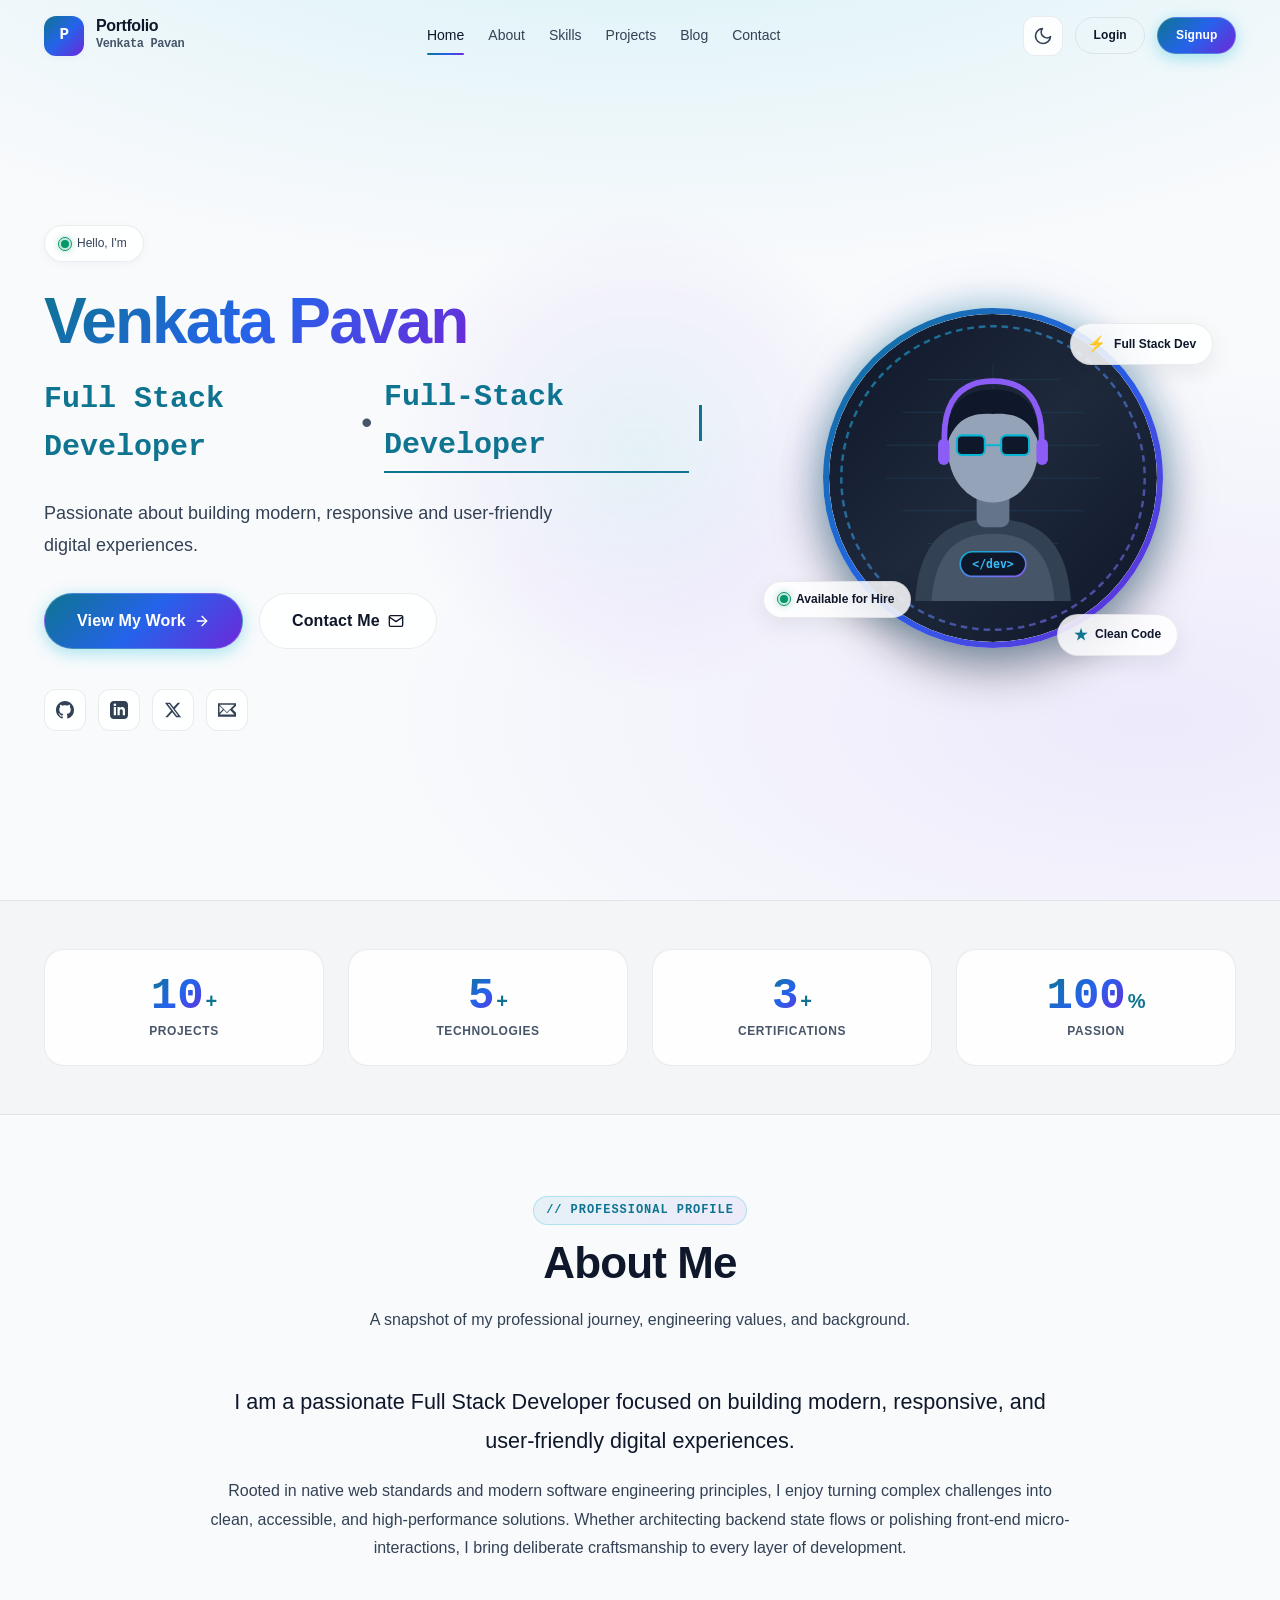
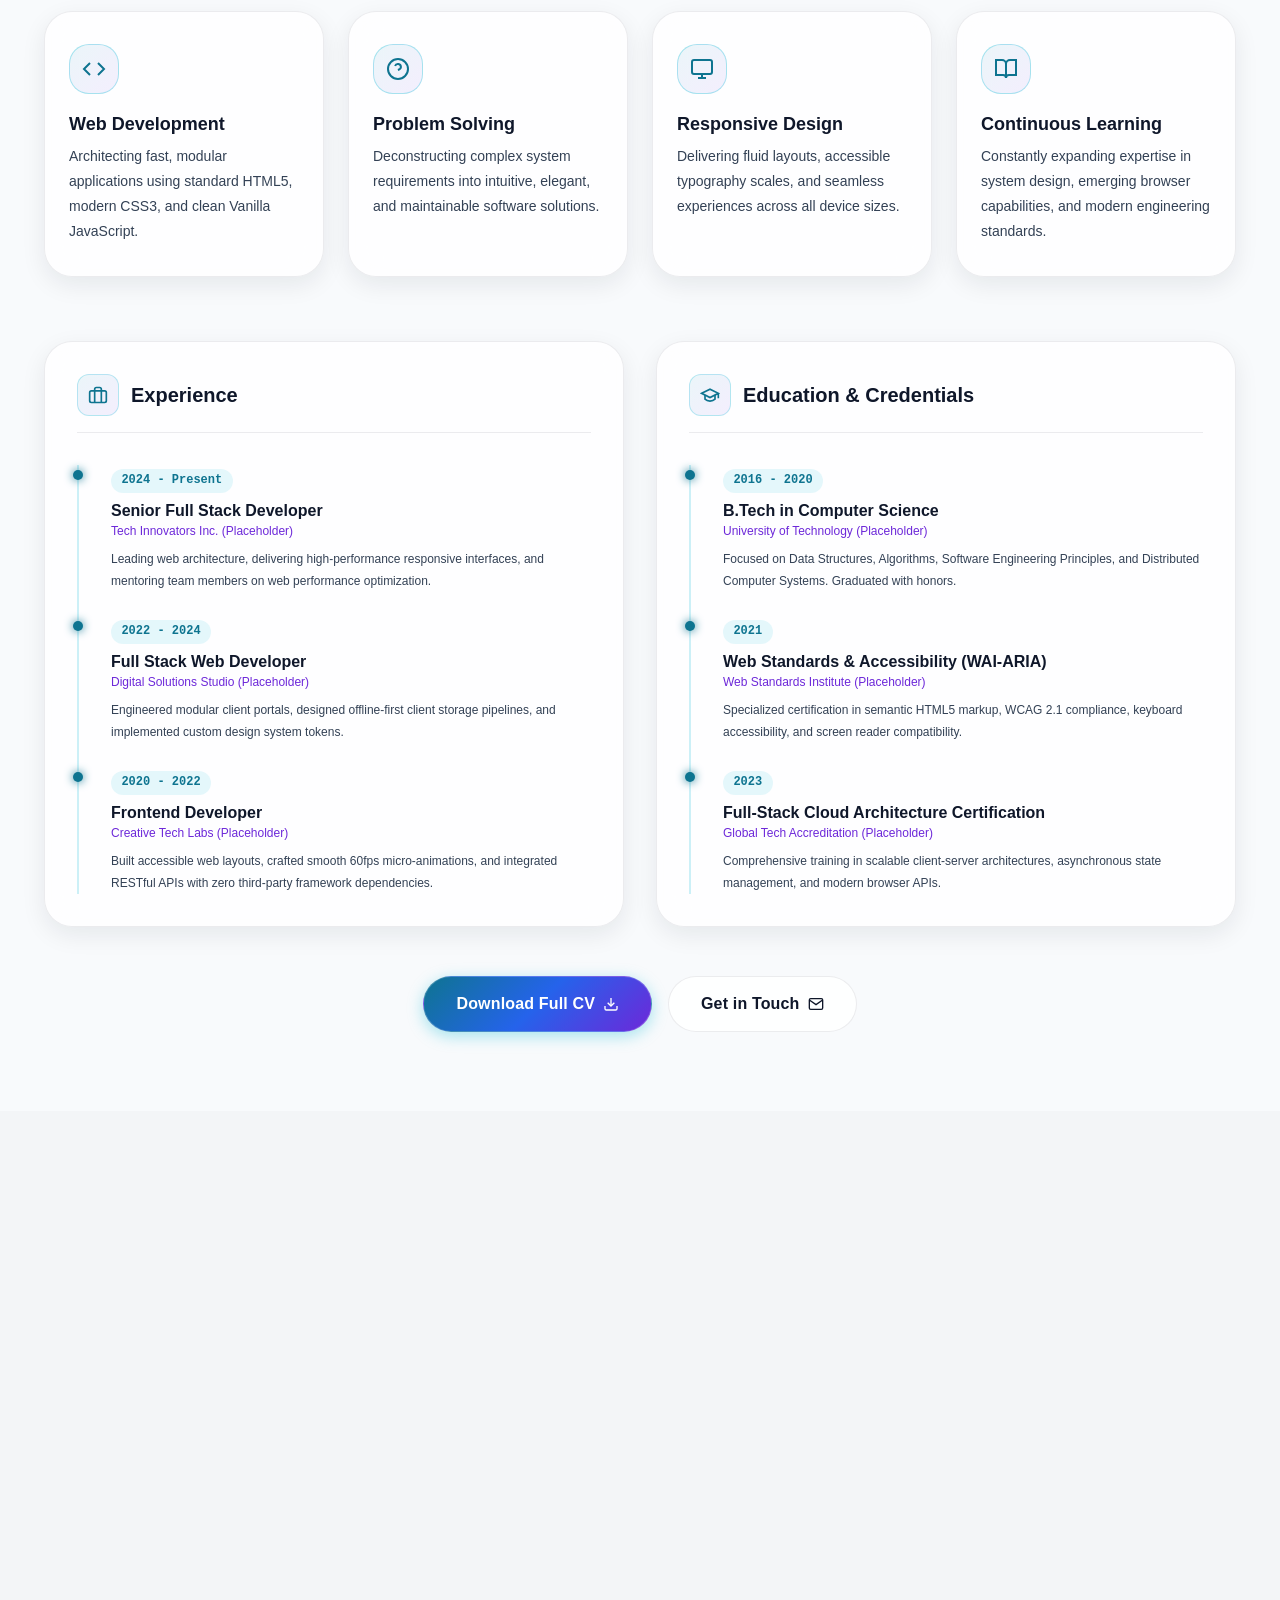
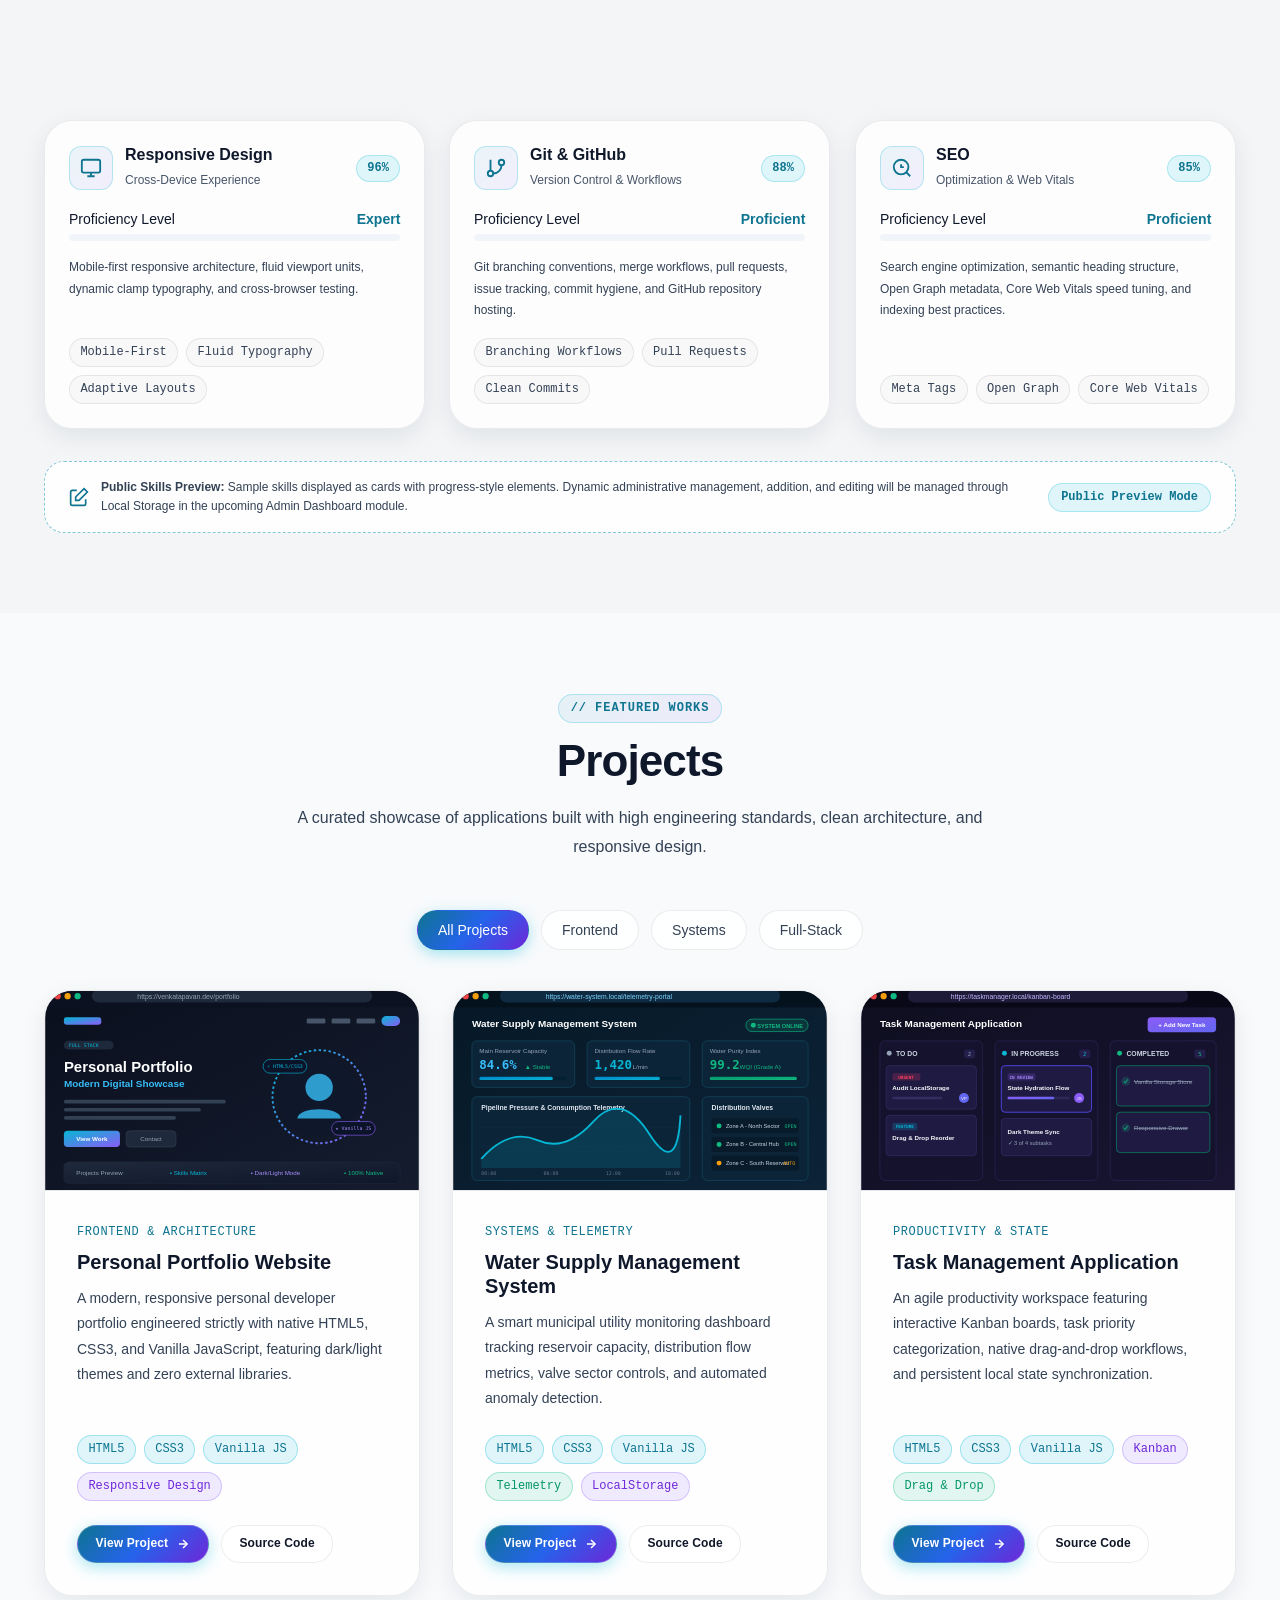
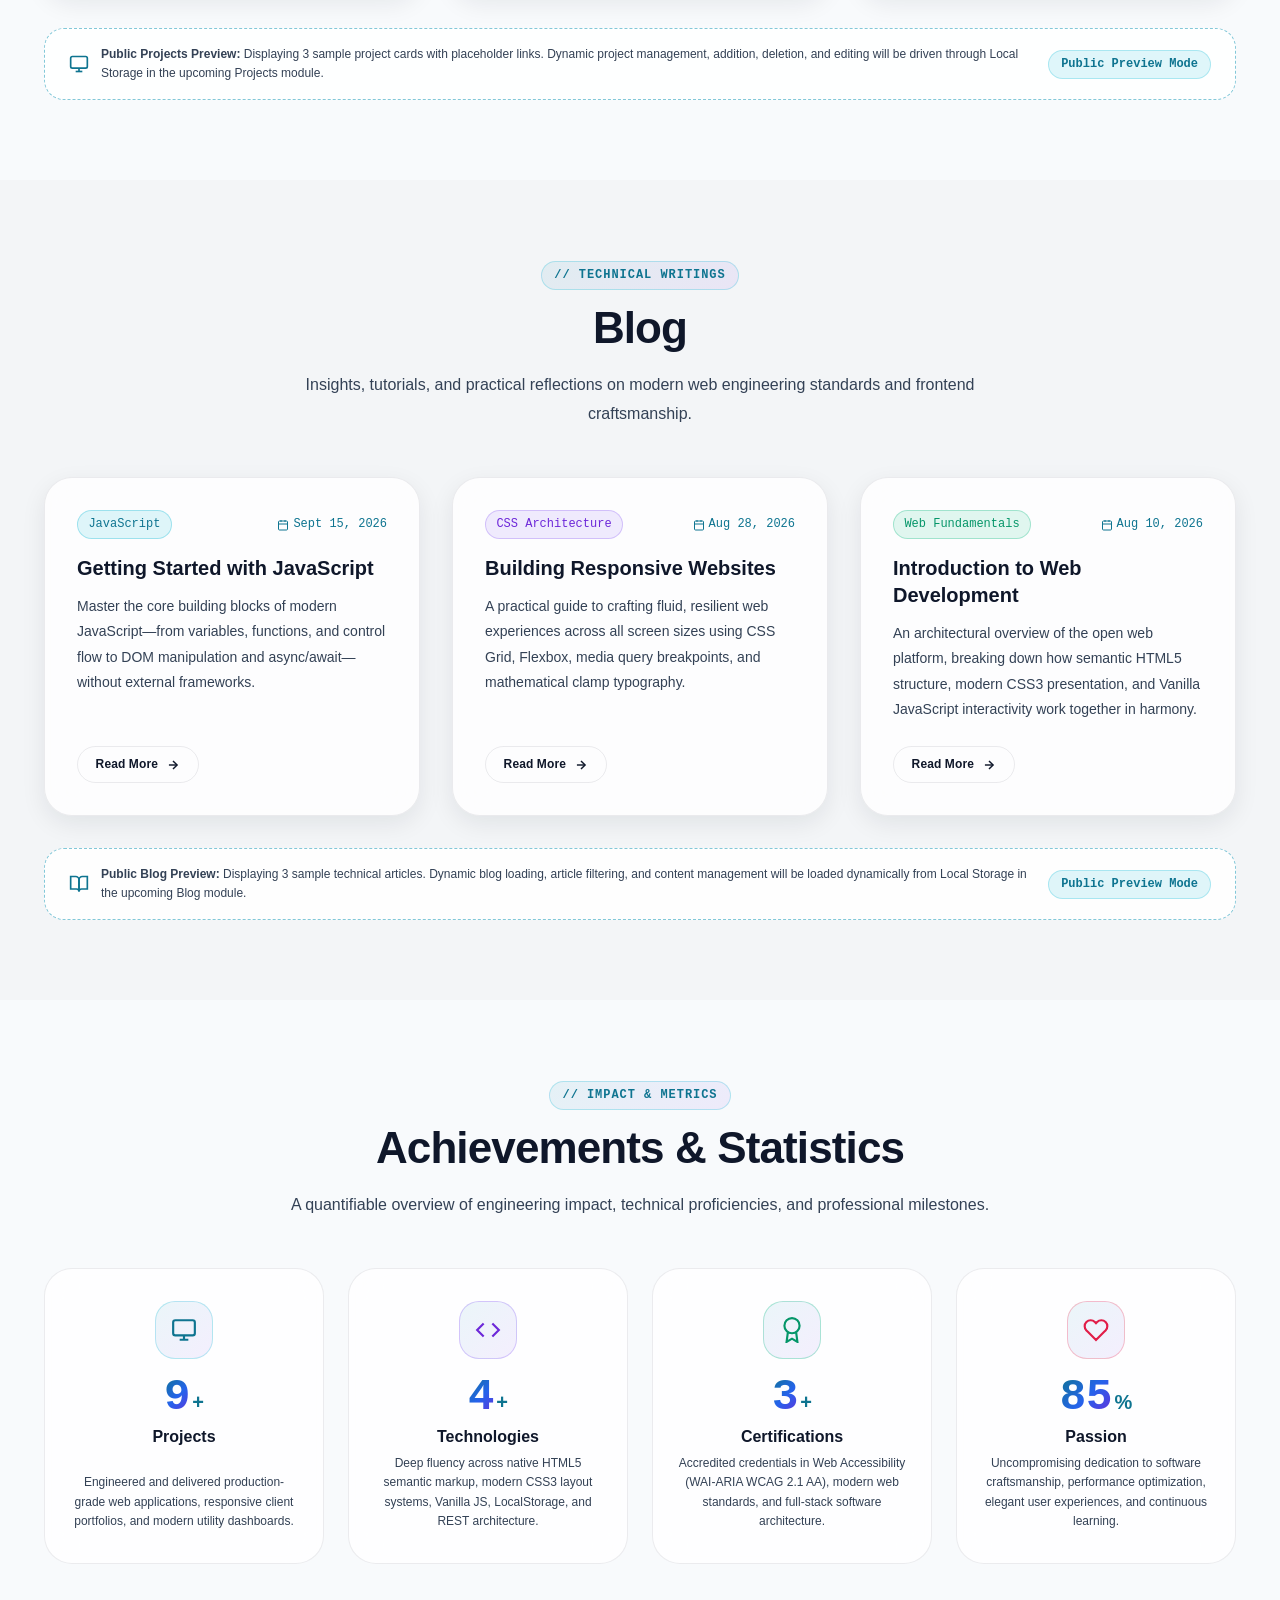
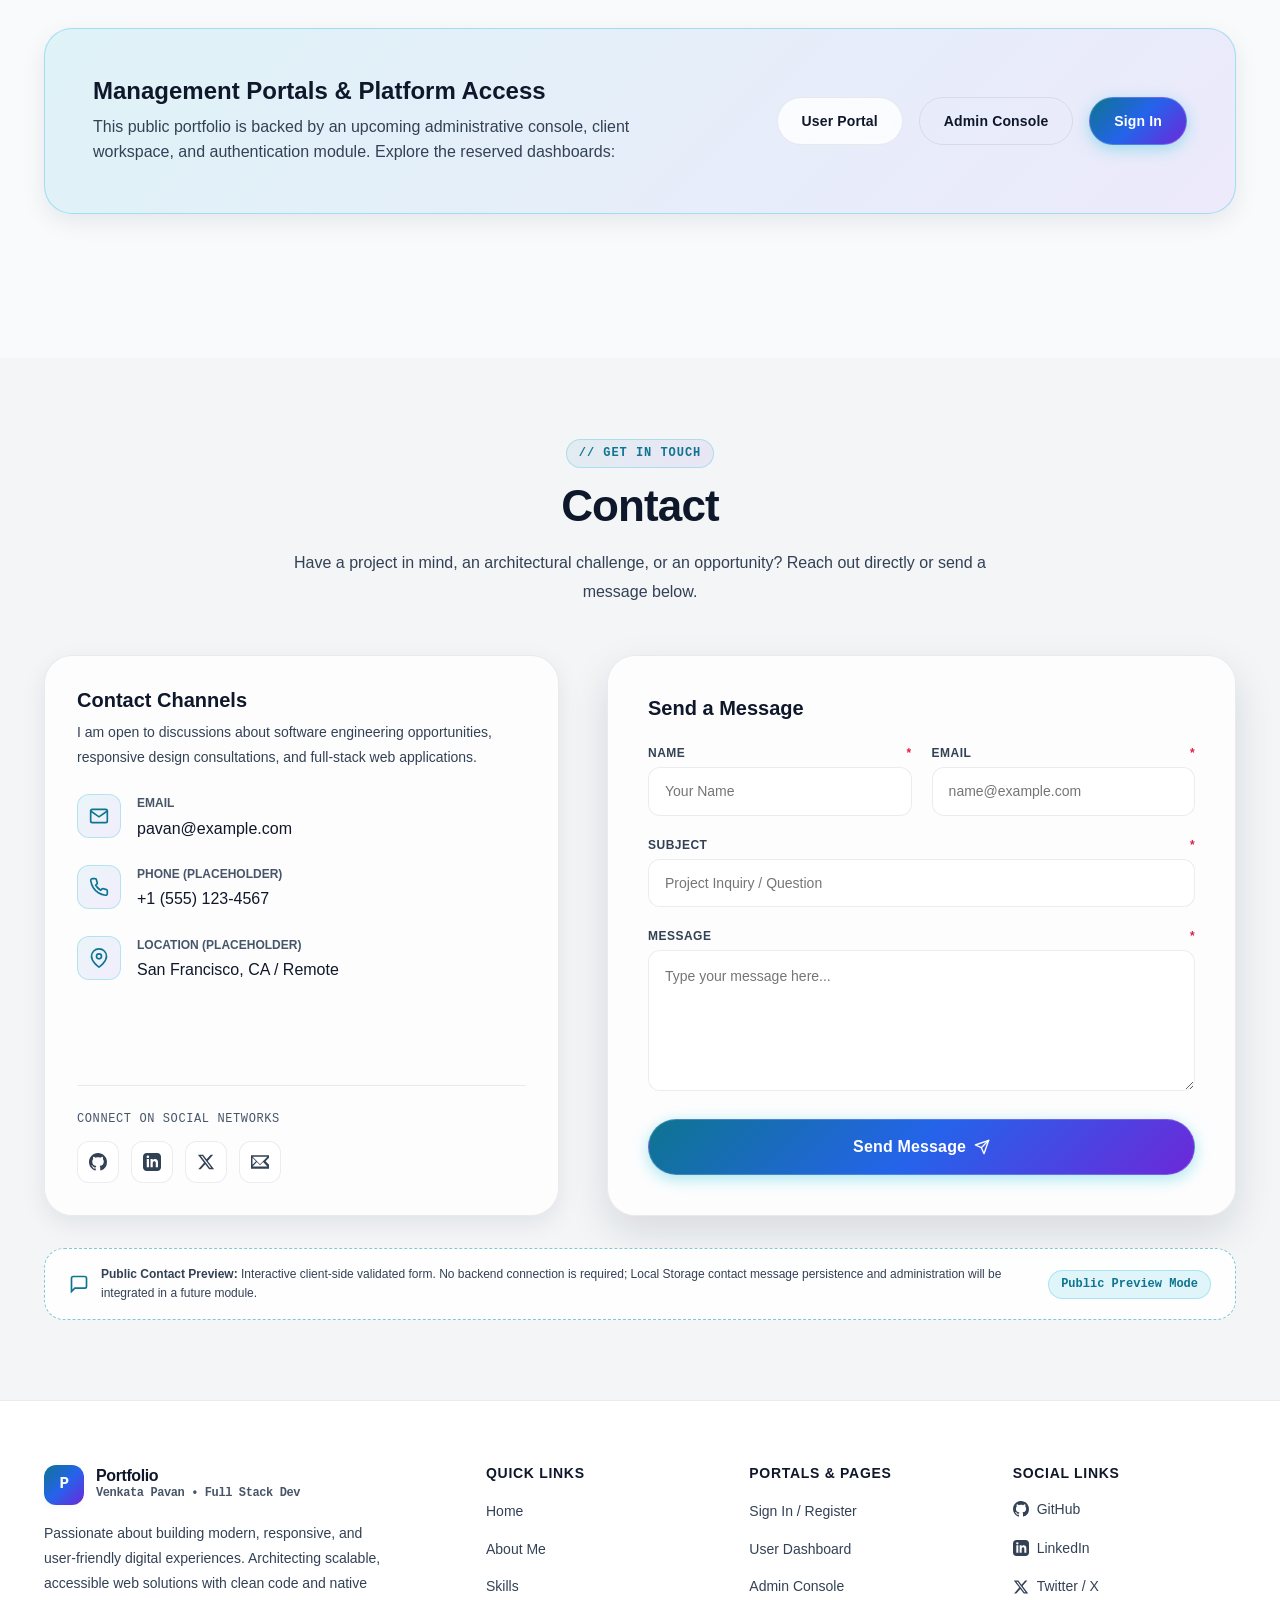
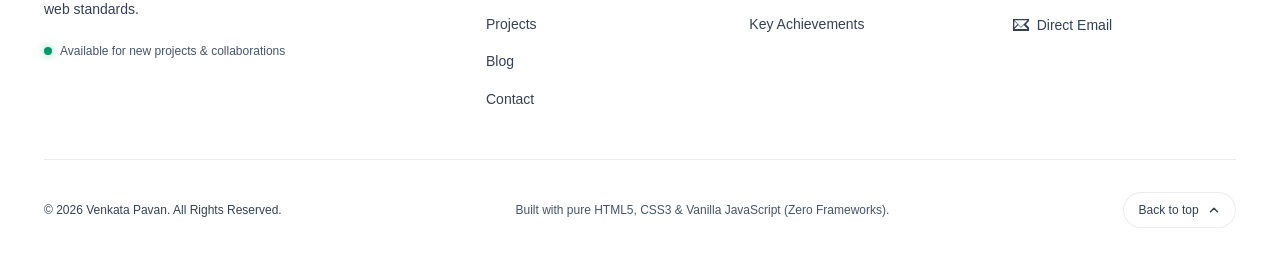
<file: index.html>
<!DOCTYPE html>
<html lang="en" data-theme="dark">
<head>
  <meta charset="UTF-8">
  <meta name="viewport" content="width=device-width, initial-scale=1.0">
  <meta http-equiv="X-UA-Compatible" content="ie=edge">
  
  <title>Venkata Pavan | Software Engineer & Full-Stack Developer</title>
  <meta name="description" content="Personal portfolio of Venkata Pavan, Software Engineer & Full-Stack Developer showcasing projects, technical skills, blog articles, and achievements.">
  <meta name="author" content="Venkata Pavan">
  <meta name="keywords" content="Venkata Pavan, Portfolio, Software Engineer, Full Stack Developer, Frontend, Web Developer, HTML5, CSS3, Vanilla JavaScript, Projects, Blog">

  <meta name="robots" content="index, follow">
  <meta name="theme-color" content="#0a0e17">
  <link rel="canonical" href="index.html">

  <!-- Open Graph / Facebook Meta Tags -->
  <meta property="og:type" content="website">
  <meta property="og:title" content="Venkata Pavan | Software Engineer & Full-Stack Developer">
  <meta property="og:description" content="Personal portfolio showcasing modern web architecture, projects, technical engineering skills, and articles. Built purely with native HTML5, CSS3, and Vanilla JavaScript.">
  <meta property="og:site_name" content="Venkata Pavan Portfolio">
  <meta property="og:locale" content="en_US">

  <!-- Twitter Meta Tags -->
  <meta name="twitter:card" content="summary_large_image">
  <meta name="twitter:title" content="Venkata Pavan | Software Engineer & Full-Stack Developer">
  <meta name="twitter:description" content="Personal portfolio showcasing modern web architecture, projects, technical engineering skills, and articles. Built purely with native HTML5, CSS3, and Vanilla JavaScript.">
  <meta name="twitter:creator" content="@pavan">

  <!-- JSON-LD Structured Data for Search Engines -->
  <script type="application/ld+json">
  {
    "@context": "https://schema.org",
    "@type": "Person",
    "name": "Venkata Pavan",
    "jobTitle": "Full Stack Developer & Software Engineer",
    "url": "index.html",
    "description": "Passionate about building modern, responsive, and user-friendly digital experiences using pure HTML5, CSS3, and Vanilla JavaScript.",
    "knowsAbout": ["HTML5", "CSS3", "JavaScript", "Responsive Design", "Git", "SEO", "Web Performance", "Accessibility (WAI-ARIA)"],
    "sameAs": [
      "https://github.com",
      "https://linkedin.com",
      "https://twitter.com"
    ]
  }
  </script>

  <!-- Inline SVG Favicon -->
  <link rel="icon" href="data:image/svg+xml,<svg xmlns='http://www.w3.org/2000/svg' viewBox='0 0 100 100'><defs><linearGradient id='g' x1='0%' y1='0%' x2='100%' y2='100%'><stop offset='0%' stop-color='%2306b6d4'/><stop offset='100%' stop-color='%238b5cf6'/></linearGradient></defs><rect width='100' height='100' rx='25' fill='url(%23g)'/><text x='50%' y='63%' font-family='monospace' font-weight='800' font-size='44' fill='white' text-anchor='middle'>VP</text></svg>">

  <!-- Stylesheets -->
  <link rel="stylesheet" href="css/style.css">
  <link rel="stylesheet" href="css/responsive.css">
  <link rel="stylesheet" href="css/auth.css">

</head>
<body>
  <!-- Accessibility Skip Link -->
  <a href="#main-content" class="skip-to-content">Skip to content</a>

  <!-- Ambient Cursor Glow Effect (Desktop) -->
  <div class="ambient-glow" aria-hidden="true"></div>

  <!-- ==========================================================================
       Header & Navigation
       ========================================================================== -->
  <header class="site-header" role="banner">
    <div class="container navbar">
      <!-- Logo / Portfolio Name -->
      <a href="index.html" class="brand" aria-label="Portfolio Homepage">
        <span class="brand-monogram">P</span>
        <span class="brand-text">
          <span class="brand-name">Portfolio</span>
          <span class="brand-title">Venkata Pavan</span>
        </span>
      </a>

      <!-- Desktop Navigation Menu -->
      <nav class="nav-menu" role="navigation" aria-label="Main Navigation">
        <a href="index.html" class="nav-link active">Home</a>
        <a href="#about" class="nav-link">About</a>
        <a href="#skills" class="nav-link">Skills</a>
        <a href="#projects" class="nav-link">Projects</a>
        <a href="#blog" class="nav-link">Blog</a>
        <a href="#contact" class="nav-link">Contact</a>
      </nav>

      <!-- Action Buttons & Controls -->
      <div class="nav-actions">
        <!-- Dark / Light Theme Toggle -->
        <button type="button" class="theme-toggle" id="theme-toggle-btn" aria-label="Switch to light mode" title="Toggle theme">
          <svg class="icon-sun" xmlns="http://www.w3.org/2000/svg" viewBox="0 0 24 24" fill="none" stroke="currentColor" stroke-width="2" stroke-linecap="round" stroke-linejoin="round" aria-hidden="true">
            <circle cx="12" cy="12" r="5"></circle>
            <line x1="12" y1="1" x2="12" y2="3"></line>
            <line x1="12" y1="21" x2="12" y2="23"></line>
            <line x1="4.22" y1="4.22" x2="5.64" y2="5.64"></line>
            <line x1="18.36" y1="18.36" x2="19.78" y2="19.78"></line>
            <line x1="1" y1="12" x2="3" y2="12"></line>
            <line x1="21" y1="12" x2="23" y2="12"></line>
            <line x1="4.22" y1="19.78" x2="5.64" y2="18.36"></line>
            <line x1="18.36" y1="5.64" x2="19.78" y2="4.22"></line>
          </svg>
          <svg class="icon-moon" xmlns="http://www.w3.org/2000/svg" viewBox="0 0 24 24" fill="none" stroke="currentColor" stroke-width="2" stroke-linecap="round" stroke-linejoin="round" aria-hidden="true">
            <path d="M21 12.79A9 9 0 1 1 11.21 3 7 7 0 0 0 21 12.79z"></path>
          </svg>
        </button>

        <!-- Login Button -->
        <a href="pages/login.html" class="btn btn-outline btn-sm desktop-auth-btn">Login</a>

        <!-- Signup Button -->
        <a href="pages/signup.html" class="btn btn-primary btn-sm desktop-auth-btn">Signup</a>

        <!-- Mobile Drawer Hamburger Toggle -->
        <button type="button" class="mobile-toggle" aria-label="Toggle navigation menu" aria-expanded="false" aria-controls="mobile-nav-drawer">
          <span></span>
          <span></span>
          <span></span>
        </button>
      </div>
    </div>

    <!-- Mobile Drawer Overlay -->
    <div class="mobile-drawer" id="mobile-nav-drawer" role="dialog" aria-modal="true" aria-label="Mobile Navigation Menu" aria-hidden="true">
      <nav class="nav-menu">
        <a href="index.html" class="nav-link active">Home</a>
        <a href="#about" class="nav-link">About</a>
        <a href="#skills" class="nav-link">Skills</a>
        <a href="#projects" class="nav-link">Projects</a>
        <a href="#blog" class="nav-link">Blog</a>
        <a href="#contact" class="nav-link">Contact</a>
      </nav>
      <div class="mobile-drawer-footer">
        <a href="pages/login.html" class="btn btn-secondary">Login</a>
        <a href="pages/signup.html" class="btn btn-primary">Signup</a>
      </div>
    </div>
  </header>

  <!-- ==========================================================================
       Main Content Container
       ========================================================================== -->
  <main id="main-content" tabindex="-1">
    
    <!-- 1. Hero Section (Personal Introduction) -->
    <section id="home" class="hero-section">
      <div class="container hero-grid">
        <!-- Left Column: Content & Call to Actions -->
        <div class="hero-content reveal-on-scroll">
          
          <!-- Small Introduction Text -->
          <div class="hero-badge">
            <span class="status-dot" aria-hidden="true"></span>
            <span>Hello, I'm</span>
          </div>

          <!-- Large Heading -->
          <h1 class="hero-title">
            <span class="text-gradient">Venkata Pavan</span>
          </h1>

          <!-- Role with Dynamic Typing -->
          <div class="hero-typing-wrap" aria-live="polite">
            <span class="hero-role-label">Full Stack Developer</span>
            <span class="typing-divider" aria-hidden="true">•</span>
            <span class="hero-typing-text">Modern Web Specialist</span><span class="typing-cursor" aria-hidden="true"></span>
          </div>

          <!-- Short Professional Description -->
          <p class="hero-bio">
            Passionate about building modern, responsive and user-friendly digital experiences.
          </p>

          <!-- Primary & Secondary CTA Buttons -->
          <div class="hero-actions">
            <a href="#projects" class="btn btn-primary btn-lg">
              <span>View My Work</span>
              <svg xmlns="http://www.w3.org/2000/svg" width="16" height="16" viewBox="0 0 24 24" fill="none" stroke="currentColor" stroke-width="2" stroke-linecap="round" stroke-linejoin="round" aria-hidden="true"><line x1="5" y1="12" x2="19" y2="12"></line><polyline points="12 5 19 12 12 19"></polyline></svg>
            </a>
            <a href="#contact" class="btn btn-secondary btn-lg">
              <span>Contact Me</span>
              <svg xmlns="http://www.w3.org/2000/svg" width="16" height="16" viewBox="0 0 24 24" fill="none" stroke="currentColor" stroke-width="2" stroke-linecap="round" stroke-linejoin="round" aria-hidden="true"><path d="M4 4h16c1.1 0 2 .9 2 2v12c0 1.1-.9 2-2 2H4c-1.1 0-2-.9-2-2V6c0-1.1.9-2 2-2z"></path><polyline points="22,6 12,13 2,6"></polyline></svg>
            </a>
          </div>

          <!-- Social Links Bar -->
          <div class="hero-socials" aria-label="Social media links">
            <a href="https://github.com" target="_blank" rel="noopener noreferrer" class="social-icon-btn" data-tooltip="GitHub Profile" aria-label="GitHub Profile">
              <svg xmlns="http://www.w3.org/2000/svg" viewBox="0 0 24 24"><path d="M12 0C5.37 0 0 5.37 0 12c0 5.31 3.435 9.795 8.205 11.385.6.105.825-.255.825-.57 0-.285-.015-1.23-.015-2.235-3.015.555-3.795-.735-4.035-1.41-.135-.345-.72-1.41-1.23-1.695-.42-.225-1.02-.78-.015-.795.945-.015 1.62.87 1.845 1.23 1.08 1.815 2.805 1.305 3.495.99.105-.78.42-1.305.765-1.605-2.67-.3-5.46-1.335-5.46-5.925 0-1.305.465-2.385 1.23-3.225-.12-.3-.54-1.53.12-3.18 0 0 1.005-.315 3.3 1.23.96-.27 1.98-.405 3-.405s2.04.135 3 .405c2.295-1.56 3.3-1.23 3.3-1.23.66 1.65.24 2.88.12 3.18.765.84 1.23 1.905 1.23 3.225 0 4.605-2.805 5.625-5.475 5.925.435.375.81 1.095.81 2.22 0 1.605-.015 2.895-.015 3.3 0 .315.225.69.825.57A12.02 12.02 0 0024 12c0-6.63-5.37-12-12-12z"/></svg>
            </a>
            <a href="https://linkedin.com" target="_blank" rel="noopener noreferrer" class="social-icon-btn" data-tooltip="LinkedIn Profile" aria-label="LinkedIn Profile">
              <svg xmlns="http://www.w3.org/2000/svg" viewBox="0 0 24 24"><path d="M19 0h-14c-2.761 0-5 2.239-5 5v14c0 2.761 2.239 5 5 5h14c2.762 0 5-2.239 5-5v-14c0-2.761-2.238-5-5-5zm-11 19h-3v-11h3v11zm-1.5-12.268c-.966 0-1.75-.79-1.75-1.764s.784-1.764 1.75-1.764 1.75.79 1.75 1.764-.783 1.764-1.75 1.764zm13.5 12.268h-3v-5.604c0-3.368-4-3.113-4 0v5.604h-3v-11h3v1.765c1.396-2.586 7-2.777 7 2.476v6.759z"/></svg>
            </a>
            <a href="https://twitter.com" target="_blank" rel="noopener noreferrer" class="social-icon-btn" data-tooltip="Twitter / X" aria-label="Twitter Profile">
              <svg xmlns="http://www.w3.org/2000/svg" viewBox="0 0 24 24"><path d="M18.244 2.25h3.308l-7.227 8.26 8.502 11.24H16.17l-5.214-6.817L4.99 21.75H1.68l7.73-8.835L1.254 2.25H8.08l4.713 6.231zm-1.161 17.52h1.833L7.084 4.126H5.117z"/></svg>
            </a>
            <a href="mailto:pavan@example.com" class="social-icon-btn" data-tooltip="Send an Email" aria-label="Send Email">
              <svg xmlns="http://www.w3.org/2000/svg" viewBox="0 0 24 24"><path d="M0 3v18h24v-18h-24zm6.623 7.929l-4.623 4.712v-9.458l4.623 4.746zm-4.483-5.929h19.72l-9.86 10.057-9.86-10.057zm5.677 7.008l4.183 4.288 4.183-4.288 5.617 5.992h-19.6l5.617-5.992zm11.56-1.079l4.623-4.746v9.458l-4.623-4.712z"/></svg>
            </a>
          </div>

        </div>

        <!-- Right Column: Professional Profile Image Placeholder -->
        <div class="hero-visual reveal-on-scroll delay-2">
          <!-- Profile Card Container: Easy to replace placeholder with real photo -->
          <div class="profile-avatar-container floating-element">
            <div class="avatar-backdrop-glow" aria-hidden="true"></div>
            
            <div class="avatar-frame">
              <!--
                ==================================================================
                REPLACE PROFILE IMAGE:
                Simply replace the 'src' below with your actual image path, e.g.:
                <img src="assets/images/profile.jpg" alt="Venkata Pavan" class="avatar-image">
                ==================================================================
              -->
              <img src="assets/images/profile-placeholder.svg" alt="Venkata Pavan - Professional Profile Placeholder" class="avatar-image" id="profile-avatar-img" width="380" height="380">
            </div>

            <!-- Floating Status Badges / Tech Tags -->
            <div class="floating-badge badge-top-right">
              <span class="badge-icon-accent">⚡</span>
              <span>Full Stack Dev</span>
            </div>

            <div class="floating-badge badge-bottom-left">
              <span class="status-dot" aria-hidden="true"></span>
              <span>Available for Hire</span>
            </div>

            <div class="floating-badge badge-bottom-right">
              <span class="badge-icon-accent">★</span>
              <span>Clean Code</span>
            </div>
          </div>
        </div>

      </div>
    </section>

    <!-- Key Metrics & Stats Strip -->
    <section class="stats-strip" aria-label="Key Achievements and Statistics">
      <div class="container stats-grid">
        <!-- Stat 1: 10+ Projects -->
        <div class="stat-card reveal-on-scroll">
          <div class="stat-number-wrap">
            <span class="stat-number" data-target="10">0</span>
            <span class="stat-suffix">+</span>
          </div>
          <span class="stat-label">Projects</span>
        </div>

        <!-- Stat 2: 5+ Technologies -->
        <div class="stat-card reveal-on-scroll delay-1">
          <div class="stat-number-wrap">
            <span class="stat-number" data-target="5">0</span>
            <span class="stat-suffix">+</span>
          </div>
          <span class="stat-label">Technologies</span>
        </div>

        <!-- Stat 3: 3+ Certifications -->
        <div class="stat-card reveal-on-scroll delay-2">
          <div class="stat-number-wrap">
            <span class="stat-number" data-target="3">0</span>
            <span class="stat-suffix">+</span>
          </div>
          <span class="stat-label">Certifications</span>
        </div>

        <!-- Stat 4: 100% Passion -->
        <div class="stat-card reveal-on-scroll delay-3">
          <div class="stat-number-wrap">
            <span class="stat-number" data-target="100">0</span>
            <span class="stat-suffix">%</span>
          </div>
          <span class="stat-label">Passion</span>
        </div>
      </div>
    </section>

    <!-- ==========================================================================
         2. About Section
         ========================================================================== -->
    <section id="about" class="section">
      <div class="container">
        <!-- Section Heading -->
        <div class="section-header reveal-on-scroll">
          <span class="section-tag">// Professional Profile</span>
          <h2 class="section-title">About Me</h2>
          <p class="section-subtitle">
            A snapshot of my professional journey, engineering values, and background.
          </p>
        </div>

        <!-- Short Professional Introduction -->
        <div class="about-intro-container reveal-on-scroll">
          <p class="about-intro-lead">
            I am a passionate Full Stack Developer focused on building modern, responsive, and user-friendly digital experiences.
          </p>
          <p class="about-intro-sub">
            Rooted in native web standards and modern software engineering principles, I enjoy turning complex challenges into clean, accessible, and high-performance solutions. Whether architecting backend state flows or polishing front-end micro-interactions, I bring deliberate craftsmanship to every layer of development.
          </p>
        </div>

        <!-- Highlight Cards (Web Development, Problem Solving, Responsive Design, Continuous Learning) -->
        <div class="about-highlights-grid">
          <!-- Highlight 1: Web Development -->
          <div class="about-highlight-card reveal-on-scroll">
            <div class="highlight-icon-wrap" aria-hidden="true">
              <svg xmlns="http://www.w3.org/2000/svg" viewBox="0 0 24 24" fill="none" stroke="currentColor" stroke-width="2"><polyline points="16 18 22 12 16 6"></polyline><polyline points="8 6 2 12 8 18"></polyline></svg>
            </div>
            <h3 class="highlight-card-title">Web Development</h3>
            <p class="highlight-card-desc">
              Architecting fast, modular applications using standard HTML5, modern CSS3, and clean Vanilla JavaScript.
            </p>
          </div>

          <!-- Highlight 2: Problem Solving -->
          <div class="about-highlight-card reveal-on-scroll delay-1">
            <div class="highlight-icon-wrap" aria-hidden="true">
              <svg xmlns="http://www.w3.org/2000/svg" viewBox="0 0 24 24" fill="none" stroke="currentColor" stroke-width="2"><circle cx="12" cy="12" r="10"></circle><path d="M9.09 9a3 3 0 0 1 5.83 1c0 2-3 3-3 3"></path><line x1="12" y1="17" x2="12.01" y2="17"></line></svg>
            </div>
            <h3 class="highlight-card-title">Problem Solving</h3>
            <p class="highlight-card-desc">
              Deconstructing complex system requirements into intuitive, elegant, and maintainable software solutions.
            </p>
          </div>

          <!-- Highlight 3: Responsive Design -->
          <div class="about-highlight-card reveal-on-scroll delay-2">
            <div class="highlight-icon-wrap" aria-hidden="true">
              <svg xmlns="http://www.w3.org/2000/svg" viewBox="0 0 24 24" fill="none" stroke="currentColor" stroke-width="2"><rect x="2" y="3" width="20" height="14" rx="2" ry="2"></rect><line x1="8" y1="21" x2="16" y2="21"></line><line x1="12" y1="17" x2="12" y2="21"></line></svg>
            </div>
            <h3 class="highlight-card-title">Responsive Design</h3>
            <p class="highlight-card-desc">
              Delivering fluid layouts, accessible typography scales, and seamless experiences across all device sizes.
            </p>
          </div>

          <!-- Highlight 4: Continuous Learning -->
          <div class="about-highlight-card reveal-on-scroll delay-3">
            <div class="highlight-icon-wrap" aria-hidden="true">
              <svg xmlns="http://www.w3.org/2000/svg" viewBox="0 0 24 24" fill="none" stroke="currentColor" stroke-width="2"><path d="M2 3h6a4 4 0 0 1 4 4v14a3 3 0 0 0-3-3H2z"></path><path d="M22 3h-6a4 4 0 0 0-4 4v14a3 3 0 0 1 3-3h7z"></path></svg>
            </div>
            <h3 class="highlight-card-title">Continuous Learning</h3>
            <p class="highlight-card-desc">
              Constantly expanding expertise in system design, emerging browser capabilities, and modern engineering standards.
            </p>
          </div>
        </div>

        <!-- Experience & Education Placeholder Grid -->
        <!--
          ==================================================================
          REPLACE EXPERIENCE & EDUCATION PLACEHOLDER DATA:
          Update the timeline-items below with your actual roles, companies,
          degrees, and dates.
          ==================================================================
        -->
        <div class="experience-education-grid" id="resume">
          <!-- Column 1: Experience Placeholders -->
          <div class="timeline-card reveal-on-scroll">
            <div class="timeline-header">
              <div class="timeline-header-icon" aria-hidden="true">
                <svg xmlns="http://www.w3.org/2000/svg" viewBox="0 0 24 24" fill="none" stroke="currentColor" stroke-width="2"><rect x="2" y="7" width="20" height="14" rx="2" ry="2"></rect><path d="M16 21V5a2 2 0 0 0-2-2h-4a2 2 0 0 0-2 2v16"></path></svg>
              </div>
              <h3 class="timeline-header-title">Experience</h3>
            </div>

            <div class="timeline-list">
              <!-- Experience Item 1 (Placeholder) -->
              <div class="timeline-item">
                <span class="timeline-dot"></span>
                <span class="timeline-date-badge">2024 - Present</span>
                <h4 class="timeline-role-title">Senior Full Stack Developer</h4>
                <div class="timeline-org">Tech Innovators Inc. (Placeholder)</div>
                <p class="timeline-desc">
                  Leading web architecture, delivering high-performance responsive interfaces, and mentoring team members on web performance optimization.
                </p>
              </div>

              <!-- Experience Item 2 (Placeholder) -->
              <div class="timeline-item">
                <span class="timeline-dot"></span>
                <span class="timeline-date-badge">2022 - 2024</span>
                <h4 class="timeline-role-title">Full Stack Web Developer</h4>
                <div class="timeline-org">Digital Solutions Studio (Placeholder)</div>
                <p class="timeline-desc">
                  Engineered modular client portals, designed offline-first client storage pipelines, and implemented custom design system tokens.
                </p>
              </div>

              <!-- Experience Item 3 (Placeholder) -->
              <div class="timeline-item">
                <span class="timeline-dot"></span>
                <span class="timeline-date-badge">2020 - 2022</span>
                <h4 class="timeline-role-title">Frontend Developer</h4>
                <div class="timeline-org">Creative Tech Labs (Placeholder)</div>
                <p class="timeline-desc">
                  Built accessible web layouts, crafted smooth 60fps micro-animations, and integrated RESTful APIs with zero third-party framework dependencies.
                </p>
              </div>
            </div>
          </div>

          <!-- Column 2: Education Placeholders -->
          <div class="timeline-card reveal-on-scroll delay-1">
            <div class="timeline-header">
              <div class="timeline-header-icon" aria-hidden="true">
                <svg xmlns="http://www.w3.org/2000/svg" viewBox="0 0 24 24" fill="none" stroke="currentColor" stroke-width="2"><path d="M22 10v6M2 10l10-5 10 5-10 5z"></path><path d="M6 12v5c3 3 9 3 12 0v-5"></path></svg>
              </div>
              <h3 class="timeline-header-title">Education &amp; Credentials</h3>
            </div>

            <div class="timeline-list">
              <!-- Education Item 1 (Placeholder) -->
              <div class="timeline-item">
                <span class="timeline-dot"></span>
                <span class="timeline-date-badge">2016 - 2020</span>
                <h4 class="timeline-role-title">B.Tech in Computer Science</h4>
                <div class="timeline-org">University of Technology (Placeholder)</div>
                <p class="timeline-desc">
                  Focused on Data Structures, Algorithms, Software Engineering Principles, and Distributed Computer Systems. Graduated with honors.
                </p>
              </div>

              <!-- Education Item 2 (Placeholder) -->
              <div class="timeline-item">
                <span class="timeline-dot"></span>
                <span class="timeline-date-badge">2021</span>
                <h4 class="timeline-role-title">Web Standards &amp; Accessibility (WAI-ARIA)</h4>
                <div class="timeline-org">Web Standards Institute (Placeholder)</div>
                <p class="timeline-desc">
                  Specialized certification in semantic HTML5 markup, WCAG 2.1 compliance, keyboard accessibility, and screen reader compatibility.
                </p>
              </div>

              <!-- Education Item 3 (Placeholder) -->
              <div class="timeline-item">
                <span class="timeline-dot"></span>
                <span class="timeline-date-badge">2023</span>
                <h4 class="timeline-role-title">Full-Stack Cloud Architecture Certification</h4>
                <div class="timeline-org">Global Tech Accreditation (Placeholder)</div>
                <p class="timeline-desc">
                  Comprehensive training in scalable client-server architectures, asynchronous state management, and modern browser APIs.
                </p>
              </div>
            </div>
          </div>
        </div>

        <!-- Action Callout Bar -->
        <div class="about-actions-bar reveal-on-scroll">
          <a href="#resume" class="btn btn-primary btn-lg">
            <span>Download Full CV</span>
            <svg xmlns="http://www.w3.org/2000/svg" width="16" height="16" viewBox="0 0 24 24" fill="none" stroke="currentColor" stroke-width="2"><path d="M21 15v4a2 2 0 0 1-2 2H5a2 2 0 0 1-2-2v-4"></path><polyline points="7 10 12 15 17 10"></polyline><line x1="12" y1="15" x2="12" y2="3"></line></svg>
          </a>
          <a href="#contact" class="btn btn-secondary btn-lg">
            <span>Get in Touch</span>
            <svg xmlns="http://www.w3.org/2000/svg" width="16" height="16" viewBox="0 0 24 24" fill="none" stroke="currentColor" stroke-width="2"><path d="M4 4h16c1.1 0 2 .9 2 2v12c0 1.1-.9 2-2 2H4c-1.1 0-2-.9-2-2V6c0-1.1.9-2 2-2z"></path><polyline points="22,6 12,13 2,6"></polyline></svg>
          </a>
        </div>
      </div>
    </section>

    <!-- ==========================================================================
         3. Skills Preview Section (Public Showcase)
         ========================================================================== -->
    <section id="skills" class="section section-tinted">
      <div class="container">
        <!-- Section Header -->
        <div class="section-header reveal-on-scroll">
          <span class="section-tag">// Core Stack &amp; Capabilities</span>
          <h2 class="section-title">Skills</h2>
          <p class="section-subtitle">
            A comprehensive preview of technical competencies across frontend systems, responsive design, and modern tooling.
          </p>
        </div>

        <!--
          ==================================================================
          MODULE 1: SKILLS PUBLIC PREVIEW
          Note: This is only the public preview of the Skills module.
          Do NOT build the Admin Skills management functionality yet.
          Later, the Admin Dashboard will manage skills through Local Storage
          (CRUD operations: create, read, update, delete skills).
          ==================================================================
        -->
        <div class="skills-preview-grid">
          <!-- Skill Card 1: HTML5 -->
          <div class="skill-card reveal-on-scroll">
            <div class="skill-card-top">
              <div class="skill-card-header">
                <div class="skill-card-icon" aria-hidden="true">
                  <svg xmlns="http://www.w3.org/2000/svg" viewBox="0 0 24 24" fill="none" stroke="currentColor" stroke-width="2"><polyline points="16 18 22 12 16 6"></polyline><polyline points="8 6 2 12 8 18"></polyline></svg>
                </div>
                <div>
                  <h3 class="skill-card-name">HTML5</h3>
                  <span class="skill-card-type">Semantic &amp; Markup</span>
                </div>
              </div>
              <span class="skill-card-badge">95%</span>
            </div>
            <div class="skill-card-progress">
              <div class="skill-row-meta">
                <span>Proficiency Level</span>
                <span class="skill-level-value">Advanced</span>
              </div>
              <div class="skill-bar-track">
                <div class="skill-bar-fill" data-level="95" role="progressbar" aria-valuenow="95" aria-valuemin="0" aria-valuemax="100" aria-label="HTML5 proficiency level"></div>
              </div>
            </div>
            <p class="skill-card-desc">
              Semantic document hierarchy, accessible forms, audio/video multimedia, and native browser APIs.
            </p>
            <div class="skill-card-tags">
              <span class="badge">Semantic Elements</span>
              <span class="badge">Accessibility (a11y)</span>
              <span class="badge">Canvas API</span>
            </div>
          </div>

          <!-- Skill Card 2: CSS3 -->
          <div class="skill-card reveal-on-scroll delay-1">
            <div class="skill-card-top">
              <div class="skill-card-header">
                <div class="skill-card-icon" aria-hidden="true">
                  <svg xmlns="http://www.w3.org/2000/svg" viewBox="0 0 24 24" fill="none" stroke="currentColor" stroke-width="2"><path d="M12 2.69l5.66 5.66a8 8 0 1 1-11.31 0z"></path></svg>
                </div>
                <div>
                  <h3 class="skill-card-name">CSS3</h3>
                  <span class="skill-card-type">Styling &amp; Design Systems</span>
                </div>
              </div>
              <span class="skill-card-badge">92%</span>
            </div>
            <div class="skill-card-progress">
              <div class="skill-row-meta">
                <span>Proficiency Level</span>
                <span class="skill-level-value">Advanced</span>
              </div>
              <div class="skill-bar-track">
                <div class="skill-bar-fill" data-level="92" role="progressbar" aria-valuenow="92" aria-valuemin="0" aria-valuemax="100" aria-label="CSS3 proficiency level"></div>
              </div>
            </div>
            <p class="skill-card-desc">
              Modern Flexbox and Grid layouts, CSS custom properties, keyframe animations, and glassmorphism.
            </p>
            <div class="skill-card-tags">
              <span class="badge">Flexbox &amp; Grid</span>
              <span class="badge">CSS Variables</span>
              <span class="badge">Keyframes</span>
            </div>
          </div>

          <!-- Skill Card 3: JavaScript -->
          <div class="skill-card reveal-on-scroll delay-2">
            <div class="skill-card-top">
              <div class="skill-card-header">
                <div class="skill-card-icon" aria-hidden="true">
                  <svg xmlns="http://www.w3.org/2000/svg" viewBox="0 0 24 24" fill="none" stroke="currentColor" stroke-width="2"><polygon points="13 2 3 14 12 14 11 22 21 10 12 10 13 2"></polygon></svg>
                </div>
                <div>
                  <h3 class="skill-card-name">JavaScript</h3>
                  <span class="skill-card-type">Vanilla ES6+ &amp; Logic</span>
                </div>
              </div>
              <span class="skill-card-badge">90%</span>
            </div>
            <div class="skill-card-progress">
              <div class="skill-row-meta">
                <span>Proficiency Level</span>
                <span class="skill-level-value">Advanced</span>
              </div>
              <div class="skill-bar-track">
                <div class="skill-bar-fill" data-level="90" role="progressbar" aria-valuenow="90" aria-valuemin="0" aria-valuemax="100" aria-label="JavaScript proficiency level"></div>
              </div>
            </div>
            <p class="skill-card-desc">
              Core JavaScript concepts, DOM manipulation, asynchronous programming (Promises, async/await), and event pipelines.
            </p>
            <div class="skill-card-tags">
              <span class="badge">ES6+ Standards</span>
              <span class="badge">DOM APIs</span>
              <span class="badge">Async / Await</span>
            </div>
          </div>

          <!-- Skill Card 4: Responsive Design -->
          <div class="skill-card reveal-on-scroll">
            <div class="skill-card-top">
              <div class="skill-card-header">
                <div class="skill-card-icon" aria-hidden="true">
                  <svg xmlns="http://www.w3.org/2000/svg" viewBox="0 0 24 24" fill="none" stroke="currentColor" stroke-width="2"><rect x="2" y="3" width="20" height="14" rx="2" ry="2"></rect><line x1="8" y1="21" x2="16" y2="21"></line><line x1="12" y1="17" x2="12" y2="21"></line></svg>
                </div>
                <div>
                  <h3 class="skill-card-name">Responsive Design</h3>
                  <span class="skill-card-type">Cross-Device Experience</span>
                </div>
              </div>
              <span class="skill-card-badge">96%</span>
            </div>
            <div class="skill-card-progress">
              <div class="skill-row-meta">
                <span>Proficiency Level</span>
                <span class="skill-level-value">Expert</span>
              </div>
              <div class="skill-bar-track">
                <div class="skill-bar-fill" data-level="96" role="progressbar" aria-valuenow="96" aria-valuemin="0" aria-valuemax="100" aria-label="Responsive Design proficiency level"></div>
              </div>
            </div>
            <p class="skill-card-desc">
              Mobile-first responsive architecture, fluid viewport units, dynamic clamp typography, and cross-browser testing.
            </p>
            <div class="skill-card-tags">
              <span class="badge">Mobile-First</span>
              <span class="badge">Fluid Typography</span>
              <span class="badge">Adaptive Layouts</span>
            </div>
          </div>

          <!-- Skill Card 5: Git & GitHub -->
          <div class="skill-card reveal-on-scroll delay-1">
            <div class="skill-card-top">
              <div class="skill-card-header">
                <div class="skill-card-icon" aria-hidden="true">
                  <svg xmlns="http://www.w3.org/2000/svg" viewBox="0 0 24 24" fill="none" stroke="currentColor" stroke-width="2"><line x1="6" y1="3" x2="6" y2="15"></line><circle cx="18" cy="6" r="3"></circle><circle cx="6" cy="18" r="3"></circle><path d="M18 9a9 9 0 0 1-9 9"></path></svg>
                </div>
                <div>
                  <h3 class="skill-card-name">Git &amp; GitHub</h3>
                  <span class="skill-card-type">Version Control &amp; Workflows</span>
                </div>
              </div>
              <span class="skill-card-badge">88%</span>
            </div>
            <div class="skill-card-progress">
              <div class="skill-row-meta">
                <span>Proficiency Level</span>
                <span class="skill-level-value">Proficient</span>
              </div>
              <div class="skill-bar-track">
                <div class="skill-bar-fill" data-level="88" role="progressbar" aria-valuenow="88" aria-valuemin="0" aria-valuemax="100" aria-label="Git and GitHub proficiency level"></div>
              </div>
            </div>
            <p class="skill-card-desc">
              Git branching conventions, merge workflows, pull requests, issue tracking, commit hygiene, and GitHub repository hosting.
            </p>
            <div class="skill-card-tags">
              <span class="badge">Branching Workflows</span>
              <span class="badge">Pull Requests</span>
              <span class="badge">Clean Commits</span>
            </div>
          </div>

          <!-- Skill Card 6: SEO -->
          <div class="skill-card reveal-on-scroll delay-2">
            <div class="skill-card-top">
              <div class="skill-card-header">
                <div class="skill-card-icon" aria-hidden="true">
                  <svg xmlns="http://www.w3.org/2000/svg" viewBox="0 0 24 24" fill="none" stroke="currentColor" stroke-width="2"><circle cx="11" cy="11" r="8"></circle><line x1="21" y1="21" x2="16.65" y2="16.65"></line><polyline points="11 8 11 11 14 11"></polyline></svg>
                </div>
                <div>
                  <h3 class="skill-card-name">SEO</h3>
                  <span class="skill-card-type">Optimization &amp; Web Vitals</span>
                </div>
              </div>
              <span class="skill-card-badge">85%</span>
            </div>
            <div class="skill-card-progress">
              <div class="skill-row-meta">
                <span>Proficiency Level</span>
                <span class="skill-level-value">Proficient</span>
              </div>
              <div class="skill-bar-track">
                <div class="skill-bar-fill" data-level="85" role="progressbar" aria-valuenow="85" aria-valuemin="0" aria-valuemax="100" aria-label="SEO proficiency level"></div>
              </div>
            </div>
            <p class="skill-card-desc">
              Search engine optimization, semantic heading structure, Open Graph metadata, Core Web Vitals speed tuning, and indexing best practices.
            </p>
            <div class="skill-card-tags">
              <span class="badge">Meta Tags</span>
              <span class="badge">Open Graph</span>
              <span class="badge">Core Web Vitals</span>
            </div>
          </div>
        </div>

        <!-- Skills Public Preview Notice Banner -->
        <div class="skills-preview-notice reveal-on-scroll">
          <div class="skills-notice-info">
            <div class="skills-notice-icon" aria-hidden="true">
              <svg xmlns="http://www.w3.org/2000/svg" viewBox="0 0 24 24" fill="none" stroke="currentColor" stroke-width="2"><path d="M20 14.66V20a2 2 0 0 1-2 2H4a2 2 0 0 1-2-2V6a2 2 0 0 1 2-2h5.34"></path><polygon points="18 2 22 6 12 16 8 16 8 12 18 2"></polygon></svg>
            </div>
            <div>
              <strong>Public Skills Preview:</strong> Sample skills displayed as cards with progress-style elements. Dynamic administrative management, addition, and editing will be managed through Local Storage in the upcoming Admin Dashboard module.
            </div>
          </div>
          <span class="skills-notice-badge">Public Preview Mode</span>
        </div>
      </div>
    </section>

    <!-- ==========================================================================
         4. Featured Projects Showcase Section
         ========================================================================== -->
    <!-- ==========================================================================
         4. Projects Preview Section (Public Showcase)
         ========================================================================== -->
    <section id="projects" class="section">
      <div class="container">
        <!-- Section Header -->
        <div class="section-header reveal-on-scroll">
          <span class="section-tag">// Featured Works</span>
          <h2 class="section-title">Projects</h2>
          <p class="section-subtitle">
            A curated showcase of applications built with high engineering standards, clean architecture, and responsive design.
          </p>
        </div>

        <!-- Filter Buttons -->
        <div class="project-filters reveal-on-scroll" role="toolbar" aria-label="Project category filter">
          <button type="button" class="filter-btn active" data-filter="all" aria-pressed="true">All Projects</button>
          <button type="button" class="filter-btn" data-filter="frontend" aria-pressed="false">Frontend</button>
          <button type="button" class="filter-btn" data-filter="systems" aria-pressed="false">Systems</button>
          <button type="button" class="filter-btn" data-filter="full-stack" aria-pressed="false">Full-Stack</button>
        </div>

        <!--
          ==================================================================
          MODULE 1: PROJECTS PUBLIC PREVIEW
          Note: This is only the public preview of the Projects module.
          Do NOT build project CRUD functionality yet.
          The future Projects module will replace these static/sample
          projects with dynamic Local Storage data and admin management.
          ==================================================================
        -->
        <div class="projects-grid">
          <!-- Project 1: Personal Portfolio Website -->
          <article class="project-card reveal-on-scroll" data-category="frontend">
            <div class="project-img-wrap">
              <!--
                ==============================================================
                REPLACE PROJECT IMAGE:
                Replace src with your screenshot path (e.g. assets/images/portfolio.png)
                ==============================================================
              -->
              <img src="assets/images/project-portfolio.svg" alt="Personal Portfolio Website Mockup Preview" class="project-image" loading="lazy" width="600" height="340">
            </div>

            <div class="project-card-body">
              <span class="project-category-tag">Frontend &amp; Architecture</span>
              <h3 class="project-card-title">Personal Portfolio Website</h3>
              <p class="project-card-desc">
                A modern, responsive personal developer portfolio engineered strictly with native HTML5, CSS3, and Vanilla JavaScript, featuring dark/light themes and zero external libraries.
              </p>
              <div class="project-tags">
                <span class="badge badge-cyan">HTML5</span>
                <span class="badge badge-cyan">CSS3</span>
                <span class="badge badge-cyan">Vanilla JS</span>
                <span class="badge badge-violet">Responsive Design</span>
              </div>
              <div class="project-card-actions">
                <a href="#projects" class="btn btn-primary btn-sm view-project-btn" data-tooltip="View Project Preview (Placeholder)" aria-label="View Personal Portfolio Website preview">
                  <span>View Project</span>
                  <svg xmlns="http://www.w3.org/2000/svg" width="14" height="14" viewBox="0 0 24 24" fill="none" stroke="currentColor" stroke-width="2.5" aria-hidden="true"><line x1="5" y1="12" x2="19" y2="12"></line><polyline points="12 5 19 12 12 19"></polyline></svg>
                </a>
                <a href="https://github.com" target="_blank" rel="noopener noreferrer" class="btn btn-secondary btn-sm" data-tooltip="Source Repository (Placeholder)" aria-label="View source code for Personal Portfolio Website on GitHub">Source Code</a>
              </div>
            </div>
          </article>

          <!-- Project 2: Water Supply Management System -->
          <article class="project-card reveal-on-scroll delay-1" data-category="systems">
            <div class="project-img-wrap">
              <!--
                ==============================================================
                REPLACE PROJECT IMAGE:
                Replace src with your screenshot path (e.g. assets/images/water-supply.png)
                ==============================================================
              -->
              <img src="assets/images/project-water-supply.svg" alt="Water Supply Management System Mockup Preview" class="project-image" loading="lazy" width="600" height="340">
            </div>

            <div class="project-card-body">
              <span class="project-category-tag">Systems &amp; Telemetry</span>
              <h3 class="project-card-title">Water Supply Management System</h3>
              <p class="project-card-desc">
                A smart municipal utility monitoring dashboard tracking reservoir capacity, distribution flow metrics, valve sector controls, and automated anomaly detection.
              </p>
              <div class="project-tags">
                <span class="badge badge-cyan">HTML5</span>
                <span class="badge badge-cyan">CSS3</span>
                <span class="badge badge-cyan">Vanilla JS</span>
                <span class="badge badge-emerald">Telemetry</span>
                <span class="badge badge-violet">LocalStorage</span>
              </div>
              <div class="project-card-actions">
                <a href="#projects" class="btn btn-primary btn-sm view-project-btn" data-tooltip="View Project Preview (Placeholder)" aria-label="View Water Supply Management System preview">
                  <span>View Project</span>
                  <svg xmlns="http://www.w3.org/2000/svg" width="14" height="14" viewBox="0 0 24 24" fill="none" stroke="currentColor" stroke-width="2.5" aria-hidden="true"><line x1="5" y1="12" x2="19" y2="12"></line><polyline points="12 5 19 12 12 19"></polyline></svg>
                </a>
                <a href="https://github.com" target="_blank" rel="noopener noreferrer" class="btn btn-secondary btn-sm" data-tooltip="Source Repository (Placeholder)" aria-label="View source code for Water Supply Management System on GitHub">Source Code</a>
              </div>
            </div>
          </article>

          <!-- Project 3: Task Management Application -->
          <article class="project-card reveal-on-scroll delay-2" data-category="full-stack">
            <div class="project-img-wrap">
              <!--
                ==============================================================
                REPLACE PROJECT IMAGE:
                Replace src with your screenshot path (e.g. assets/images/task-manager.png)
                ==============================================================
              -->
              <img src="assets/images/project-task-manager.svg" alt="Task Management Application Mockup Preview" class="project-image" loading="lazy" width="600" height="340">
            </div>

            <div class="project-card-body">
              <span class="project-category-tag">Productivity &amp; State</span>
              <h3 class="project-card-title">Task Management Application</h3>
              <p class="project-card-desc">
                An agile productivity workspace featuring interactive Kanban boards, task priority categorization, native drag-and-drop workflows, and persistent local state synchronization.
              </p>
              <div class="project-tags">
                <span class="badge badge-cyan">HTML5</span>
                <span class="badge badge-cyan">CSS3</span>
                <span class="badge badge-cyan">Vanilla JS</span>
                <span class="badge badge-violet">Kanban</span>
                <span class="badge badge-emerald">Drag &amp; Drop</span>
              </div>
              <div class="project-card-actions">
                <a href="#projects" class="btn btn-primary btn-sm view-project-btn" data-tooltip="View Project Preview (Placeholder)" aria-label="View Task Management Application preview">
                  <span>View Project</span>
                  <svg xmlns="http://www.w3.org/2000/svg" width="14" height="14" viewBox="0 0 24 24" fill="none" stroke="currentColor" stroke-width="2.5" aria-hidden="true"><line x1="5" y1="12" x2="19" y2="12"></line><polyline points="12 5 19 12 12 19"></polyline></svg>
                </a>
                <a href="https://github.com" target="_blank" rel="noopener noreferrer" class="btn btn-secondary btn-sm" data-tooltip="Source Repository (Placeholder)" aria-label="View source code for Task Management Application on GitHub">Source Code</a>
              </div>
            </div>
          </article>
        </div>

        <!-- Projects Public Preview Notice Banner -->
        <div class="projects-preview-notice reveal-on-scroll">
          <div class="projects-notice-info">
            <div class="projects-notice-icon" aria-hidden="true">
              <svg xmlns="http://www.w3.org/2000/svg" viewBox="0 0 24 24" fill="none" stroke="currentColor" stroke-width="2"><rect x="2" y="3" width="20" height="14" rx="2" ry="2"></rect><line x1="8" y1="21" x2="16" y2="21"></line><line x1="12" y1="17" x2="12" y2="21"></line></svg>
            </div>
            <div>
              <strong>Public Projects Preview:</strong> Displaying 3 sample project cards with placeholder links. Dynamic project management, addition, deletion, and editing will be driven through Local Storage in the upcoming Projects module.
            </div>
          </div>
          <span class="projects-notice-badge">Public Preview Mode</span>
        </div>
      </div>
    </section>

    <!-- ==========================================================================
         5. Blog Preview Section (Public Showcase)
         ========================================================================== -->
    <section id="blog" class="section section-tinted">
      <div class="container">
        <!-- Section Header -->
        <div class="section-header reveal-on-scroll">
          <span class="section-tag">// Technical Writings</span>
          <h2 class="section-title">Blog</h2>
          <p class="section-subtitle">
            Insights, tutorials, and practical reflections on modern web engineering standards and frontend craftsmanship.
          </p>
        </div>

        <!--
          ==================================================================
          MODULE 1: BLOG PUBLIC PREVIEW
          Note: This is only the public preview of the Blog module.
          Do NOT implement blog management yet.
          The future Blog module will dynamically load blog data
          and administrative controls from Local Storage.
          ==================================================================
        -->
        <div class="blog-grid">
          <!-- Article 1: Getting Started with JavaScript -->
          <article class="blog-card reveal-on-scroll">
            <div class="blog-meta-top">
              <span class="badge badge-cyan">JavaScript</span>
              <time datetime="2026-09-15" class="blog-date">
                <svg xmlns="http://www.w3.org/2000/svg" width="12" height="12" viewBox="0 0 24 24" fill="none" stroke="currentColor" stroke-width="2" aria-hidden="true"><rect x="3" y="4" width="18" height="18" rx="2" ry="2"></rect><line x1="16" y1="2" x2="16" y2="6"></line><line x1="8" y1="2" x2="8" y2="6"></line><line x1="3" y1="10" x2="21" y2="10"></line></svg>
                <span>Sept 15, 2026</span>
              </time>
            </div>
            <h3 class="blog-title">Getting Started with JavaScript</h3>
            <p class="blog-excerpt">
              Master the core building blocks of modern JavaScript—from variables, functions, and control flow to DOM manipulation and async/await—without external frameworks.
            </p>
            <a href="#blog" class="btn btn-outline btn-sm blog-read-more-btn" data-tooltip="Read More (Placeholder)" aria-label="Read more about Getting Started with JavaScript">
              <span>Read More</span>
              <svg xmlns="http://www.w3.org/2000/svg" width="14" height="14" viewBox="0 0 24 24" fill="none" stroke="currentColor" stroke-width="2.5" aria-hidden="true"><line x1="5" y1="12" x2="19" y2="12"></line><polyline points="12 5 19 12 12 19"></polyline></svg>
            </a>
          </article>

          <!-- Article 2: Building Responsive Websites -->
          <article class="blog-card reveal-on-scroll delay-1">
            <div class="blog-meta-top">
              <span class="badge badge-violet">CSS Architecture</span>
              <time datetime="2026-08-28" class="blog-date">
                <svg xmlns="http://www.w3.org/2000/svg" width="12" height="12" viewBox="0 0 24 24" fill="none" stroke="currentColor" stroke-width="2" aria-hidden="true"><rect x="3" y="4" width="18" height="18" rx="2" ry="2"></rect><line x1="16" y1="2" x2="16" y2="6"></line><line x1="8" y1="2" x2="8" y2="6"></line><line x1="3" y1="10" x2="21" y2="10"></line></svg>
                <span>Aug 28, 2026</span>
              </time>
            </div>
            <h3 class="blog-title">Building Responsive Websites</h3>
            <p class="blog-excerpt">
              A practical guide to crafting fluid, resilient web experiences across all screen sizes using CSS Grid, Flexbox, media query breakpoints, and mathematical clamp typography.
            </p>
            <a href="#blog" class="btn btn-outline btn-sm blog-read-more-btn" data-tooltip="Read More (Placeholder)" aria-label="Read more about Building Responsive Websites">
              <span>Read More</span>
              <svg xmlns="http://www.w3.org/2000/svg" width="14" height="14" viewBox="0 0 24 24" fill="none" stroke="currentColor" stroke-width="2.5" aria-hidden="true"><line x1="5" y1="12" x2="19" y2="12"></line><polyline points="12 5 19 12 12 19"></polyline></svg>
            </a>
          </article>

          <!-- Article 3: Introduction to Web Development -->
          <article class="blog-card reveal-on-scroll delay-2">
            <div class="blog-meta-top">
              <span class="badge badge-emerald">Web Fundamentals</span>
              <time datetime="2026-08-10" class="blog-date">
                <svg xmlns="http://www.w3.org/2000/svg" width="12" height="12" viewBox="0 0 24 24" fill="none" stroke="currentColor" stroke-width="2" aria-hidden="true"><rect x="3" y="4" width="18" height="18" rx="2" ry="2"></rect><line x1="16" y1="2" x2="16" y2="6"></line><line x1="8" y1="2" x2="8" y2="6"></line><line x1="3" y1="10" x2="21" y2="10"></line></svg>
                <span>Aug 10, 2026</span>
              </time>
            </div>
            <h3 class="blog-title">Introduction to Web Development</h3>
            <p class="blog-excerpt">
              An architectural overview of the open web platform, breaking down how semantic HTML5 structure, modern CSS3 presentation, and Vanilla JavaScript interactivity work together in harmony.
            </p>
            <a href="#blog" class="btn btn-outline btn-sm blog-read-more-btn" data-tooltip="Read More (Placeholder)" aria-label="Read more about Introduction to Web Development">
              <span>Read More</span>
              <svg xmlns="http://www.w3.org/2000/svg" width="14" height="14" viewBox="0 0 24 24" fill="none" stroke="currentColor" stroke-width="2.5" aria-hidden="true"><line x1="5" y1="12" x2="19" y2="12"></line><polyline points="12 5 19 12 12 19"></polyline></svg>
            </a>
          </article>
        </div>

        <!-- Blog Public Preview Notice Banner -->
        <div class="blog-preview-notice reveal-on-scroll">
          <div class="blog-notice-info">
            <div class="blog-notice-icon" aria-hidden="true">
              <svg xmlns="http://www.w3.org/2000/svg" viewBox="0 0 24 24" fill="none" stroke="currentColor" stroke-width="2"><path d="M2 3h6a4 4 0 0 1 4 4v14a3 3 0 0 0-3-3H2z"></path><path d="M22 3h-6a4 4 0 0 0-4 4v14a3 3 0 0 1 3-3h7z"></path></svg>
            </div>
            <div>
              <strong>Public Blog Preview:</strong> Displaying 3 sample technical articles. Dynamic blog loading, article filtering, and content management will be loaded dynamically from Local Storage in the upcoming Blog module.
            </div>
          </div>
          <span class="blog-notice-badge">Public Preview Mode</span>
        </div>
      </div>
    </section>

    <!-- ==========================================================================
         6. Achievements & Statistics Section
         ========================================================================== -->
    <section id="achievements" class="section">
      <div class="container">
        <!-- Section Header -->
        <div class="section-header reveal-on-scroll">
          <span class="section-tag">// Impact &amp; Metrics</span>
          <h2 class="section-title">Achievements &amp; Statistics</h2>
          <p class="section-subtitle">
            A quantifiable overview of engineering impact, technical proficiencies, and professional milestones.
          </p>
        </div>

        <!-- 4 Statistics Cards -->
        <div class="stats-cards-grid">
          <!-- Card 1: 10+ Projects -->
          <div class="stat-card-enhanced reveal-on-scroll">
            <div class="stat-card-icon-wrap" aria-hidden="true">
              <svg xmlns="http://www.w3.org/2000/svg" viewBox="0 0 24 24" fill="none" stroke="currentColor" stroke-width="2"><rect x="2" y="3" width="20" height="14" rx="2" ry="2"></rect><line x1="8" y1="21" x2="16" y2="21"></line><line x1="12" y1="17" x2="12" y2="21"></line></svg>
            </div>
            <div class="stat-card-number-wrap">
              <span class="stat-number" data-target="10">0</span>
              <span class="stat-suffix">+</span>
            </div>
            <h3 class="stat-card-title">Projects</h3>
            <p class="stat-card-desc">
              Engineered and delivered production-grade web applications, responsive client portfolios, and modern utility dashboards.
            </p>
          </div>

          <!-- Card 2: 5+ Technologies -->
          <div class="stat-card-enhanced reveal-on-scroll delay-1">
            <div class="stat-card-icon-wrap" aria-hidden="true">
              <svg xmlns="http://www.w3.org/2000/svg" viewBox="0 0 24 24" fill="none" stroke="currentColor" stroke-width="2"><polyline points="16 18 22 12 16 6"></polyline><polyline points="8 6 2 12 8 18"></polyline></svg>
            </div>
            <div class="stat-card-number-wrap">
              <span class="stat-number" data-target="5">0</span>
              <span class="stat-suffix">+</span>
            </div>
            <h3 class="stat-card-title">Technologies</h3>
            <p class="stat-card-desc">
              Deep fluency across native HTML5 semantic markup, modern CSS3 layout systems, Vanilla JS, LocalStorage, and REST architecture.
            </p>
          </div>

          <!-- Card 3: 3+ Certifications -->
          <div class="stat-card-enhanced reveal-on-scroll delay-2">
            <div class="stat-card-icon-wrap" aria-hidden="true">
              <svg xmlns="http://www.w3.org/2000/svg" viewBox="0 0 24 24" fill="none" stroke="currentColor" stroke-width="2"><circle cx="12" cy="8" r="7"></circle><polyline points="8.21 13.89 7 23 12 20 17 23 15.79 13.88"></polyline></svg>
            </div>
            <div class="stat-card-number-wrap">
              <span class="stat-number" data-target="3">0</span>
              <span class="stat-suffix">+</span>
            </div>
            <h3 class="stat-card-title">Certifications</h3>
            <p class="stat-card-desc">
              Accredited credentials in Web Accessibility (WAI-ARIA WCAG 2.1 AA), modern web standards, and full-stack software architecture.
            </p>
          </div>

          <!-- Card 4: 100% Passion -->
          <div class="stat-card-enhanced reveal-on-scroll delay-3">
            <div class="stat-card-icon-wrap" aria-hidden="true">
              <svg xmlns="http://www.w3.org/2000/svg" viewBox="0 0 24 24" fill="none" stroke="currentColor" stroke-width="2"><path d="M20.84 4.61a5.5 5.5 0 0 0-7.78 0L12 5.67l-1.06-1.06a5.5 5.5 0 0 0-7.78 7.78l1.06 1.06L12 21.23l7.78-7.78 1.06-1.06a5.5 5.5 0 0 0 0-7.78z"></path></svg>
            </div>
            <div class="stat-card-number-wrap">
              <span class="stat-number" data-target="100">0</span>
              <span class="stat-suffix">%</span>
            </div>
            <h3 class="stat-card-title">Passion</h3>
            <p class="stat-card-desc">
              Uncompromising dedication to software craftsmanship, performance optimization, elegant user experiences, and continuous learning.
            </p>
          </div>
        </div>

        <!-- ==========================================================================
             7. Portal Gateway Callout Banner (Bridge to Future Modules)
             ========================================================================== -->
        <div class="portal-banner reveal-on-scroll">
          <div class="portal-banner-text">
            <h3>Management Portals & Platform Access</h3>
            <p>
              This public portfolio is backed by an upcoming administrative console, client workspace, and authentication module. Explore the reserved dashboards:
            </p>
          </div>
          <div class="portal-banner-actions">
            <a href="pages/user-dashboard.html" class="btn btn-secondary">User Portal</a>
            <a href="pages/admin-dashboard.html" class="btn btn-outline">Admin Console</a>
            <a href="pages/login.html" class="btn btn-primary">Sign In</a>
          </div>
        </div>

      </div>
    </section>

    <!-- ==========================================================================
         8. Contact Preview Section (Public Showcase)
         ========================================================================== -->
    <section id="contact" class="section section-tinted">
      <div class="container">
        <!-- Section Header -->
        <div class="section-header reveal-on-scroll">
          <span class="section-tag">// Get In Touch</span>
          <h2 class="section-title">Contact</h2>
          <p class="section-subtitle">
            Have a project in mind, an architectural challenge, or an opportunity? Reach out directly or send a message below.
          </p>
        </div>

        <div class="contact-grid">
          <!-- Left Column: Direct Communication Channels -->
          <div class="contact-info-card reveal-on-scroll">
            <h3 class="contact-card-title">
              Contact Channels
            </h3>
            <p class="contact-card-desc">
              I am open to discussions about software engineering opportunities, responsive design consultations, and full-stack web applications.
            </p>

            <div class="contact-channel-list">
              <!-- Channel 1: Email -->
              <div class="contact-channel">
                <div class="contact-channel-icon" aria-hidden="true">
                  <svg xmlns="http://www.w3.org/2000/svg" viewBox="0 0 24 24" fill="none" stroke="currentColor" stroke-width="2"><path d="M4 4h16c1.1 0 2 .9 2 2v12c0 1.1-.9 2-2 2H4c-1.1 0-2-.9-2-2V6c0-1.1.9-2 2-2z"></path><polyline points="22,6 12,13 2,6"></polyline></svg>
                </div>
                <div>
                  <div class="contact-channel-title">Email</div>
                  <a href="mailto:pavan@example.com" class="contact-channel-detail contact-channel-link">pavan@example.com</a>
                </div>
              </div>

              <!-- Channel 2: Phone Placeholder -->
              <div class="contact-channel">
                <div class="contact-channel-icon" aria-hidden="true">
                  <svg xmlns="http://www.w3.org/2000/svg" viewBox="0 0 24 24" fill="none" stroke="currentColor" stroke-width="2"><path d="M22 16.92v3a2 2 0 0 1-2.18 2 19.79 19.79 0 0 1-8.63-3.07 19.5 19.5 0 0 1-6-6 19.79 19.79 0 0 1-3.07-8.67A2 2 0 0 1 4.11 2h3a2 2 0 0 1 2 1.72 12.84 12.84 0 0 0 .7 2.81 2 2 0 0 1-.45 2.11L8.09 9.91a16 16 0 0 0 6 6l1.27-1.27a2 2 0 0 1 2.11-.45 12.84 12.84 0 0 0 2.81.7A2 2 0 0 1 22 16.92z"></path></svg>
                </div>
                <div>
                  <div class="contact-channel-title">Phone (Placeholder)</div>
                  <a href="tel:+15551234567" class="contact-channel-detail">+1 (555) 123-4567</a>
                </div>
              </div>

              <!-- Channel 3: Location Placeholder -->
              <div class="contact-channel">
                <div class="contact-channel-icon" aria-hidden="true">
                  <svg xmlns="http://www.w3.org/2000/svg" viewBox="0 0 24 24" fill="none" stroke="currentColor" stroke-width="2"><path d="M21 10c0 7-9 13-9 13s-9-6-9-13a9 9 0 0 1 18 0z"></path><circle cx="12" cy="10" r="3"></circle></svg>
                </div>
                <div>
                  <div class="contact-channel-title">Location (Placeholder)</div>
                  <div class="contact-channel-detail">San Francisco, CA / Remote</div>
                </div>
              </div>
            </div>

            <!-- Social Media Links -->
            <div class="contact-socials-group">
              <div class="contact-socials-heading">
                Connect on Social Networks
              </div>
              <div class="hero-socials" aria-label="Social media channels">
                <a href="https://github.com" target="_blank" rel="noopener noreferrer" class="social-icon-btn" data-tooltip="GitHub" aria-label="GitHub">
                  <svg xmlns="http://www.w3.org/2000/svg" viewBox="0 0 24 24"><path d="M12 0C5.37 0 0 5.37 0 12c0 5.31 3.435 9.795 8.205 11.385.6.105.825-.255.825-.57 0-.285-.015-1.23-.015-2.235-3.015.555-3.795-.735-4.035-1.41-.135-.345-.72-1.41-1.23-1.695-.42-.225-1.02-.78-.015-.795.945-.015 1.62.87 1.845 1.23 1.08 1.815 2.805 1.305 3.495.99.105-.78.42-1.305.765-1.605-2.67-.3-5.46-1.335-5.46-5.925 0-1.305.465-2.385 1.23-3.225-.12-.3-.54-1.53.12-3.18 0 0 1.005-.315 3.3 1.23.96-.27 1.98-.405 3-.405s2.04.135 3 .405c2.295-1.56 3.3-1.23 3.3-1.23.66 1.65.24 2.88.12 3.18.765.84 1.23 1.905 1.23 3.225 0 4.605-2.805 5.625-5.475 5.925.435.375.81 1.095.81 2.22 0 1.605-.015 2.895-.015 3.3 0 .315.225.69.825.57A12.02 12.02 0 0024 12c0-6.63-5.37-12-12-12z"/></svg>
                </a>
                <a href="https://linkedin.com" target="_blank" rel="noopener noreferrer" class="social-icon-btn" data-tooltip="LinkedIn" aria-label="LinkedIn">
                  <svg xmlns="http://www.w3.org/2000/svg" viewBox="0 0 24 24"><path d="M19 0h-14c-2.761 0-5 2.239-5 5v14c0 2.761 2.239 5 5 5h14c2.762 0 5-2.239 5-5v-14c0-2.761-2.238-5-5-5zm-11 19h-3v-11h3v11zm-1.5-12.268c-.966 0-1.75-.79-1.75-1.764s.784-1.764 1.75-1.764 1.75.79 1.75 1.764-.783 1.764-1.75 1.764zm13.5 12.268h-3v-5.604c0-3.368-4-3.113-4 0v5.604h-3v-11h3v1.765c1.396-2.586 7-2.777 7 2.476v6.759z"/></svg>
                </a>
                <a href="https://twitter.com" target="_blank" rel="noopener noreferrer" class="social-icon-btn" data-tooltip="Twitter / X" aria-label="Twitter">
                  <svg xmlns="http://www.w3.org/2000/svg" viewBox="0 0 24 24"><path d="M18.244 2.25h3.308l-7.227 8.26 8.502 11.24H16.17l-5.214-6.817L4.99 21.75H1.68l7.73-8.835L1.254 2.25H8.08l4.713 6.231zm-1.161 17.52h1.833L7.084 4.126H5.117z"/></svg>
                </a>
                <a href="mailto:pavan@example.com" class="social-icon-btn" data-tooltip="Email" aria-label="Email">
                  <svg xmlns="http://www.w3.org/2000/svg" viewBox="0 0 24 24"><path d="M0 3v18h24v-18h-24zm6.623 7.929l-4.623 4.712v-9.458l4.623 4.746zm-4.483-5.929h19.72l-9.86 10.057-9.86-10.057zm5.677 7.008l4.183 4.288 4.183-4.288 5.617 5.992h-19.6l5.617-5.992zm11.56-1.079l4.623-4.746v9.458l-4.623-4.712z"/></svg>
                </a>
              </div>
            </div>
          </div>

          <!-- Right Column: Simple Public Contact Form -->
          <div class="contact-form-card reveal-on-scroll delay-1">
            <h3 class="contact-form-title">
              Send a Message
            </h3>

            <!--
              ==================================================================
              MODULE 1: CONTACT PREVIEW
              Note: This form does NOT connect to any backend.
              Client-side JavaScript validates:
              - Name is required
              - Email is required and must have a valid format
              - Subject is required
              - Message is required
              Displays a friendly success alert upon valid submission.
              The Local Storage contact-message functionality will be
              implemented in a future module.
              ==================================================================
            -->
            <form class="contact-form" id="public-contact-form" novalidate aria-label="Contact inquiry form">
              <div class="form-row">
                <div class="form-group">
                  <label class="form-label" for="contact-name">
                    Name <span class="required-indicator" aria-hidden="true">*</span>
                    <span class="sr-only">(required)</span>
                  </label>
                  <input class="form-input" type="text" id="contact-name" name="name" placeholder="Your Name" required aria-required="true" autocomplete="name" aria-describedby="form-status-msg">
                </div>
                <div class="form-group">
                  <label class="form-label" for="contact-email">
                    Email <span class="required-indicator" aria-hidden="true">*</span>
                    <span class="sr-only">(required)</span>
                  </label>
                  <input class="form-input" type="email" id="contact-email" name="email" placeholder="name@example.com" required aria-required="true" autocomplete="email" aria-describedby="form-status-msg">
                </div>
              </div>

              <div class="form-group">
                <label class="form-label" for="contact-subject">
                  Subject <span class="required-indicator" aria-hidden="true">*</span>
                  <span class="sr-only">(required)</span>
                </label>
                <input class="form-input" type="text" id="contact-subject" name="subject" placeholder="Project Inquiry / Question" required aria-required="true" aria-describedby="form-status-msg">
              </div>

              <div class="form-group">
                <label class="form-label" for="contact-message">
                  Message <span class="required-indicator" aria-hidden="true">*</span>
                  <span class="sr-only">(required)</span>
                </label>
                <textarea class="form-textarea" id="contact-message" name="message" placeholder="Type your message here..." required aria-required="true" rows="5" aria-describedby="form-status-msg"></textarea>
              </div>

              <!-- Status Message Box with Live Region -->
              <div id="form-status-msg" class="form-status" role="alert" aria-live="polite"></div>

              <!-- Submit Button -->
              <button type="submit" id="contact-submit-btn" class="btn btn-primary btn-lg contact-submit-btn" aria-label="Send contact message">
                <span>Send Message</span>
                <svg xmlns="http://www.w3.org/2000/svg" width="16" height="16" viewBox="0 0 24 24" fill="none" stroke="currentColor" stroke-width="2" stroke-linecap="round" stroke-linejoin="round" aria-hidden="true"><line x1="22" y1="2" x2="11" y2="13"></line><polygon points="22 2 15 22 11 13 2 9 22 2"></polygon></svg>
              </button>
            </form>
          </div>
        </div>

        <!-- Contact Public Preview Notice Banner -->
        <div class="contact-preview-notice reveal-on-scroll">
          <div class="contact-notice-info">
            <div class="contact-notice-icon" aria-hidden="true">
              <svg xmlns="http://www.w3.org/2000/svg" viewBox="0 0 24 24" fill="none" stroke="currentColor" stroke-width="2"><path d="M21 15a2 2 0 0 1-2 2H7l-4 4V5a2 2 0 0 1 2-2h14a2 2 0 0 1 2 2z"></path></svg>
            </div>
            <div>
              <strong>Public Contact Preview:</strong> Interactive client-side validated form. No backend connection is required; Local Storage contact message persistence and administration will be integrated in a future module.
            </div>
          </div>
          <span class="contact-notice-badge">Public Preview Mode</span>
        </div>
      </div>
    </section>

  </main>

  <!-- ==========================================================================
       Site Footer (Section 12: Professional Footer)
       ========================================================================== -->
  <footer class="site-footer" role="contentinfo">
    <div class="container">
      <div class="footer-top">
        <!-- 1. Portfolio Name & Short Description -->
        <div class="footer-brand-col">
          <a href="#home" class="brand" aria-label="Portfolio - Venkata Pavan">
            <span class="brand-monogram">P</span>
            <span class="brand-text">
              <span class="brand-name">Portfolio</span>
              <span class="brand-title">Venkata Pavan &bull; Full Stack Dev</span>
            </span>
          </a>
          <p class="footer-brand-bio">
            Passionate about building modern, responsive, and user-friendly digital experiences. Architecting scalable, accessible web solutions with clean code and native web standards.
          </p>
          <div class="footer-brand-status">
            <span class="status-indicator-dot"></span>
            <span>Available for new projects &amp; collaborations</span>
          </div>
        </div>

        <!-- 2. Quick Links -->
        <div class="footer-col">
          <h4 class="footer-col-title">Quick Links</h4>
          <ul class="footer-links">
            <li><a href="#home" class="footer-link">Home</a></li>
            <li><a href="#about" class="footer-link">About Me</a></li>
            <li><a href="#skills" class="footer-link">Skills</a></li>
            <li><a href="#projects" class="footer-link">Projects</a></li>
            <li><a href="#blog" class="footer-link">Blog</a></li>
            <li><a href="#contact" class="footer-link">Contact</a></li>
          </ul>
        </div>

        <!-- 3. Platform Portals -->
        <div class="footer-col">
          <h4 class="footer-col-title">Portals &amp; Pages</h4>
          <ul class="footer-links">
            <li><a href="pages/login.html" class="footer-link">Sign In / Register</a></li>
            <li><a href="pages/user-dashboard.html" class="footer-link">User Dashboard</a></li>
            <li><a href="pages/admin-dashboard.html" class="footer-link">Admin Console</a></li>
            <li><a href="#achievements" class="footer-link">Key Achievements</a></li>
          </ul>
        </div>

        <!-- 4. Social Links -->
        <div class="footer-col">
          <h4 class="footer-col-title">Social Links</h4>
          <ul class="footer-links">
            <li>
              <a href="https://github.com" target="_blank" rel="noopener noreferrer" class="footer-social-link" aria-label="GitHub Profile">
                <svg class="footer-social-icon" xmlns="http://www.w3.org/2000/svg" width="16" height="16" viewBox="0 0 24 24" fill="currentColor" aria-hidden="true"><path d="M12 0C5.37 0 0 5.37 0 12c0 5.31 3.435 9.795 8.205 11.385.6.105.825-.255.825-.57 0-.285-.015-1.23-.015-2.235-3.015.555-3.795-.735-4.035-1.41-.135-.345-.72-1.41-1.23-1.695-.42-.225-1.02-.78-.015-.795.945-.015 1.62.87 1.845 1.23 1.08 1.815 2.805 1.305 3.495.99.105-.78.42-1.305.765-1.605-2.67-.3-5.46-1.335-5.46-5.925 0-1.305.465-2.385 1.23-3.225-.12-.3-.54-1.53.12-3.18 0 0 1.005-.315 3.3 1.23.96-.27 1.98-.405 3-.405s2.04.135 3 .405c2.295-1.56 3.3-1.23 3.3-1.23.66 1.65.24 2.88.12 3.18.765.84 1.23 1.905 1.23 3.225 0 4.605-2.805 5.625-5.475 5.925.435.375.81 1.095.81 2.22 0 1.605-.015 2.895-.015 3.3 0 .315.225.69.825.57A12.02 12.02 0 0024 12c0-6.63-5.37-12-12-12z"/></svg>
                <span>GitHub</span>
              </a>
            </li>
            <li>
              <a href="https://linkedin.com" target="_blank" rel="noopener noreferrer" class="footer-social-link" aria-label="LinkedIn Profile">
                <svg class="footer-social-icon" xmlns="http://www.w3.org/2000/svg" width="16" height="16" viewBox="0 0 24 24" fill="currentColor" aria-hidden="true"><path d="M19 0h-14c-2.761 0-5 2.239-5 5v14c0 2.761 2.239 5 5 5h14c2.762 0 5-2.239 5-5v-14c0-2.761-2.238-5-5-5zm-11 19h-3v-11h3v11zm-1.5-12.268c-.966 0-1.75-.79-1.75-1.764s.784-1.764 1.75-1.764 1.75.79 1.75 1.764-.783 1.764-1.75 1.764zm13.5 12.268h-3v-5.604c0-3.368-4-3.113-4 0v5.604h-3v-11h3v1.765c1.396-2.586 7-2.777 7 2.476v6.759z"/></svg>
                <span>LinkedIn</span>
              </a>
            </li>
            <li>
              <a href="https://twitter.com" target="_blank" rel="noopener noreferrer" class="footer-social-link" aria-label="Twitter / X Profile">
                <svg class="footer-social-icon" xmlns="http://www.w3.org/2000/svg" width="16" height="16" viewBox="0 0 24 24" fill="currentColor" aria-hidden="true"><path d="M18.244 2.25h3.308l-7.227 8.26 8.502 11.24H16.17l-5.214-6.817L4.99 21.75H1.68l7.73-8.835L1.254 2.25H8.08l4.713 6.231zm-1.161 17.52h1.833L7.084 4.126H5.117z"/></svg>
                <span>Twitter / X</span>
              </a>
            </li>
            <li>
              <a href="mailto:pavan@example.com" class="footer-social-link" aria-label="Direct Email Contact">
                <svg class="footer-social-icon" xmlns="http://www.w3.org/2000/svg" width="16" height="16" viewBox="0 0 24 24" fill="currentColor" aria-hidden="true"><path d="M0 3v18h24v-18h-24zm6.623 7.929l-4.623 4.712v-9.458l4.623 4.746zm-4.483-5.929h19.72l-9.86 10.057-9.86-10.057zm5.677 7.008l4.183 4.288 4.183-4.288 5.617 5.992h-19.6l5.617-5.992zm11.56-1.079l4.623-4.746v9.458l-4.623-4.712z"/></svg>
                <span>Direct Email</span>
              </a>
            </li>
          </ul>
        </div>
      </div>

      <!-- Footer Bottom Bar -->
      <div class="footer-bottom">
        <div class="footer-copyright">
          &copy; <span id="current-year">2026</span> Venkata Pavan. All Rights Reserved.
        </div>
        <div class="footer-tech-note">
          Built with pure HTML5, CSS3 &amp; Vanilla JavaScript (Zero Frameworks).
        </div>
        <div>
          <!-- "Back to top" button -->
          <button type="button" id="back-to-top-btn" class="back-to-top-btn" aria-label="Back to top of page">
            <span>Back to top</span>
            <svg xmlns="http://www.w3.org/2000/svg" width="14" height="14" viewBox="0 0 24 24" fill="none" stroke="currentColor" stroke-width="2.5" stroke-linecap="round" stroke-linejoin="round" aria-hidden="true"><polyline points="18 15 12 9 6 15"></polyline></svg>
          </button>
        </div>
      </div>
    </div>
  </footer>

  <!-- Floating Back to Top Button -->
  <button type="button" id="floating-back-to-top" class="floating-back-to-top" aria-label="Back to top" title="Back to top">
    <svg xmlns="http://www.w3.org/2000/svg" width="18" height="18" viewBox="0 0 24 24" fill="none" stroke="currentColor" stroke-width="2.5" stroke-linecap="round" stroke-linejoin="round" aria-hidden="true"><polyline points="18 15 12 9 6 15"></polyline></svg>
  </button>

  <!-- Scripts -->
  <script src="js/storage.js"></script>
  <script src="js/auth.js"></script>
  <script src="js/main.js"></script>
</body>
</html>
</file>
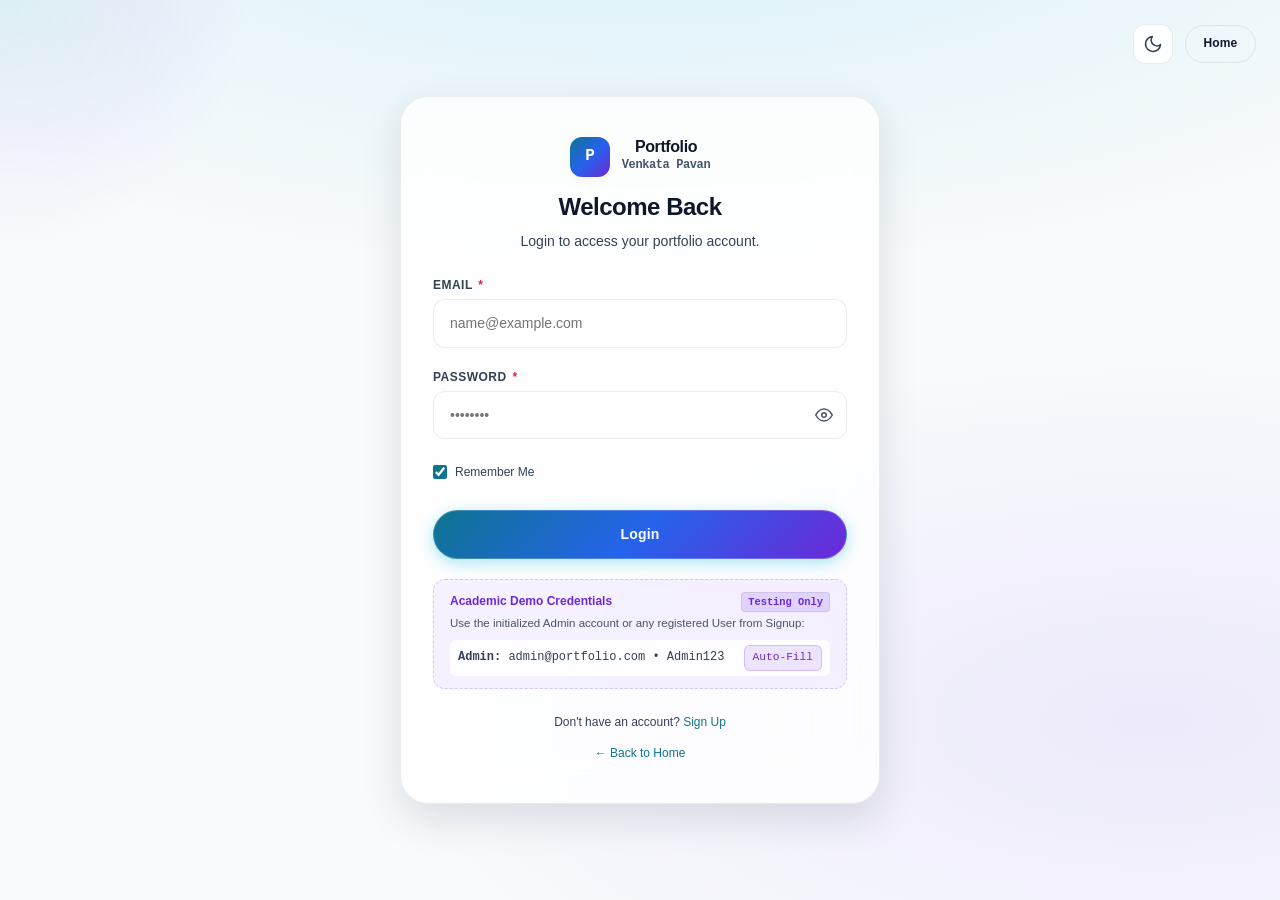
<file: pages/admin-dashboard.html>
<!DOCTYPE html>
<html lang="en" data-theme="dark">
<head>
  <meta charset="UTF-8">
  <meta name="viewport" content="width=device-width, initial-scale=1.0">
  <title>Admin Dashboard | Venkata Pavan Portfolio</title>
  <meta name="description" content="Admin Dashboard for managing Projects, Skills, and Blog articles with Local Storage persistence.">

  <!-- Favicon / Brand Icon -->
  <link rel="icon" href="data:image/svg+xml,<svg xmlns='http://www.w3.org/2000/svg' viewBox='0 0 100 100'><rect width='100' height='100' rx='20' fill='%23f59e0b'/><text x='50%' y='65%' font-size='50' font-weight='bold' fill='white' text-anchor='middle'>VP</text></svg>">

  <!-- Stylesheets -->
  <link rel="stylesheet" href="../css/style.css">
  <link rel="stylesheet" href="../css/responsive.css">
  <link rel="stylesheet" href="../css/auth.css">
  <link rel="stylesheet" href="../css/dashboard.css">

  <!-- Core Scripts for Immediate Authentication Guard (Module 3 & 4 - Section 6) -->
  <script src="../js/storage.js"></script>
  <script src="../js/auth.js"></script>
  <script>
    // Synchronous role guard execution before DOM rendering
    if (window.PortfolioAuth) {
      window.PortfolioAuth.requireRole("admin", "user-dashboard.html", "login.html");
    }
  </script>
</head>
<body>
  <div class="ambient-glow" aria-hidden="true"></div>

  <div class="admin-layout">
    <!-- ========================================================================
         1. Admin Sidebar (Section 3)
         ======================================================================== -->
    <aside class="admin-sidebar" role="navigation" aria-label="Admin Navigation">
      <div class="admin-sidebar-header">
        <a href="../index.html" class="admin-sidebar-brand" aria-label="Portfolio Homepage">
          <span class="brand-monogram" style="background: linear-gradient(135deg, var(--accent-amber), var(--accent-rose)); width:36px; height:36px; font-size:16px;">VP</span>
          <span class="brand-text">
            <span class="brand-name" style="font-size:0.95rem;">Admin Console</span>
            <span class="brand-title" style="font-size:0.7rem;">Venkata Pavan</span>
          </span>
        </a>
        <button type="button" class="admin-modal-close" id="admin-sidebar-close-btn" aria-label="Close menu" style="display:none;">&times;</button>
      </div>

      <nav class="admin-sidebar-nav">
        <!-- Dashboard Link -->
        <a href="#dashboard" class="admin-nav-item active" data-section="dashboard">
          <div class="admin-nav-item-content">
            <svg class="admin-nav-icon" xmlns="http://www.w3.org/2000/svg" viewBox="0 0 24 24" fill="none" stroke="currentColor" stroke-width="2" stroke-linecap="round" stroke-linejoin="round" aria-hidden="true"><rect x="3" y="3" width="7" height="7"></rect><rect x="14" y="3" width="7" height="7"></rect><rect x="14" y="14" width="7" height="7"></rect><rect x="3" y="14" width="7" height="7"></rect></svg>
            <span>Dashboard</span>
          </div>
        </a>

        <!-- Projects Link -->
        <a href="#projects" class="admin-nav-item" data-section="projects">
          <div class="admin-nav-item-content">
            <svg class="admin-nav-icon" xmlns="http://www.w3.org/2000/svg" viewBox="0 0 24 24" fill="none" stroke="currentColor" stroke-width="2" stroke-linecap="round" stroke-linejoin="round" aria-hidden="true"><rect x="2" y="3" width="20" height="14" rx="2" ry="2"></rect><line x1="8" y1="21" x2="16" y2="21"></line><line x1="12" y1="17" x2="12" y2="21"></line></svg>
            <span>Projects</span>
          </div>
          <span class="admin-nav-badge" id="nav-badge-projects">0</span>
        </a>

        <!-- Skills Link -->
        <a href="#skills" class="admin-nav-item" data-section="skills">
          <div class="admin-nav-item-content">
            <svg class="admin-nav-icon" xmlns="http://www.w3.org/2000/svg" viewBox="0 0 24 24" fill="none" stroke="currentColor" stroke-width="2" stroke-linecap="round" stroke-linejoin="round" aria-hidden="true"><polyline points="16 18 22 12 16 6"></polyline><polyline points="8 6 2 12 8 18"></polyline></svg>
            <span>Skills</span>
          </div>
          <span class="admin-nav-badge" id="nav-badge-skills">0</span>
        </a>

        <!-- Blogs Link -->
        <a href="#blogs" class="admin-nav-item" data-section="blogs">
          <div class="admin-nav-item-content">
            <svg class="admin-nav-icon" xmlns="http://www.w3.org/2000/svg" viewBox="0 0 24 24" fill="none" stroke="currentColor" stroke-width="2" stroke-linecap="round" stroke-linejoin="round" aria-hidden="true"><path d="M4 19.5A2.5 2.5 0 0 1 6.5 17H20"></path><path d="M6.5 2H20v20H6.5A2.5 2.5 0 0 1 4 19.5v-15A2.5 2.5 0 0 1 6.5 2z"></path></svg>
            <span>Blogs</span>
          </div>
          <span class="admin-nav-badge" id="nav-badge-blogs">0</span>
        </a>

        <!-- Messages Link (Reserved Module 5) -->
        <a href="#messages" class="admin-nav-item" data-section="messages">
          <div class="admin-nav-item-content">
            <svg class="admin-nav-icon" xmlns="http://www.w3.org/2000/svg" viewBox="0 0 24 24" fill="none" stroke="currentColor" stroke-width="2" stroke-linecap="round" stroke-linejoin="round" aria-hidden="true"><path d="M4 4h16c1.1 0 2 .9 2 2v12c0 1.1-.9 2-2 2H4c-1.1 0-2-.9-2-2V6c0-1.1.9-2 2-2z"></path><polyline points="22,6 12,13 2,6"></polyline></svg>
            <span>Messages</span>
          </div>
          <span class="admin-nav-badge badge-reserved">Module 5</span>
        </a>

        <div style="height: 1px; background: var(--border-subtle); margin: var(--spacing-3) 0;"></div>

        <!-- Link back to Public Portfolio -->
        <a href="../index.html" class="admin-nav-item" target="_blank" rel="noopener">
          <div class="admin-nav-item-content">
            <svg class="admin-nav-icon" xmlns="http://www.w3.org/2000/svg" viewBox="0 0 24 24" fill="none" stroke="currentColor" stroke-width="2" stroke-linecap="round" stroke-linejoin="round" aria-hidden="true"><path d="M18 13v6a2 2 0 0 1-2 2H5a2 2 0 0 1-2-2V8a2 2 0 0 1 2-2h6"></path><polyline points="15 3 21 3 21 9"></polyline><line x1="10" y1="14" x2="21" y2="3"></line></svg>
            <span>Public Portfolio</span>
          </div>
        </a>

        <!-- Logout Link -->
        <button type="button" class="admin-nav-item btn-logout" data-redirect="../index.html" style="background:transparent; border:none; width:100%; text-align:left;">
          <div class="admin-nav-item-content" style="color: var(--accent-rose);">
            <svg class="admin-nav-icon" xmlns="http://www.w3.org/2000/svg" viewBox="0 0 24 24" fill="none" stroke="currentColor" stroke-width="2" stroke-linecap="round" stroke-linejoin="round" aria-hidden="true"><path d="M9 21H5a2 2 0 0 1-2-2V5a2 2 0 0 1 2-2h4"></path><polyline points="16 17 21 12 16 7"></polyline><line x1="21" y1="12" x2="9" y2="12"></line></svg>
            <span>Logout</span>
          </div>
        </button>
      </nav>

      <!-- Sidebar Footer User Profile -->
      <div class="admin-sidebar-footer">
        <div class="admin-user-profile-badge">
          <div class="admin-user-profile-avatar admin-avatar-initials">AD</div>
          <div class="admin-user-profile-meta">
            <div class="admin-user-profile-name" id="admin-chip-name">Administrator</div>
            <div class="admin-user-profile-role" id="admin-chip-role">ROLE: ADMIN</div>
          </div>
        </div>
      </div>
    </aside>

    <!-- ========================================================================
         2. Main Workspace Layout
         ======================================================================== -->
    <main class="admin-main">
      <!-- Top Header Navigation Bar (Section 4) -->
      <header class="admin-topbar">
        <div class="admin-topbar-left">
          <button type="button" class="admin-mobile-toggle" id="admin-mobile-toggle-btn" aria-label="Toggle Navigation Sidebar">
            <svg width="20" height="20" viewBox="0 0 24 24" fill="none" stroke="currentColor" stroke-width="2"><line x1="3" y1="12" x2="21" y2="12"></line><line x1="3" y1="6" x2="21" y2="6"></line><line x1="3" y1="18" x2="21" y2="18"></line></svg>
          </button>
          <div class="admin-breadcrumb">
            <span>Admin Console</span>
            <span>/</span>
            <span class="admin-breadcrumb-active" id="admin-breadcrumb-current">Dashboard Overview</span>
          </div>
        </div>

        <div class="admin-topbar-actions">
          <span class="auth-role-tag role-admin" style="font-size:0.75rem;">ADMIN AUTHENTICATED</span>

          <!-- Dark / Light Theme Toggle -->
          <button type="button" class="theme-toggle" aria-label="Toggle theme">
            <svg class="icon-sun" xmlns="http://www.w3.org/2000/svg" viewBox="0 0 24 24" fill="none" stroke="currentColor" stroke-width="2"><circle cx="12" cy="12" r="5"></circle><line x1="12" y1="1" x2="12" y2="3"></line><line x1="12" y1="21" x2="12" y2="23"></line><line x1="4.22" y1="4.22" x2="5.64" y2="5.64"></line><line x1="18.36" y1="18.36" x2="19.78" y2="19.78"></line><line x1="1" y1="12" x2="3" y2="12"></line><line x1="21" y1="12" x2="23" y2="12"></line><line x1="4.22" y1="19.78" x2="5.64" y2="18.36"></line><line x1="18.36" y1="5.64" x2="19.78" y2="4.22"></line></svg>
            <svg class="icon-moon" xmlns="http://www.w3.org/2000/svg" viewBox="0 0 24 24" fill="none" stroke="currentColor" stroke-width="2"><path d="M21 12.79A9 9 0 1 1 11.21 3 7 7 0 0 0 21 12.79z"></path></svg>
          </button>

          <!-- Topbar Logout Button -->
          <button type="button" class="btn btn-outline btn-sm btn-logout" data-redirect="../index.html">
            Logout
          </button>
        </div>
      </header>

      <!-- Main Dynamic Content Workspace -->
      <div class="admin-content">

        <!-- ====================================================================
             SECTION A: DASHBOARD HOME (#dashboardSection)
             ==================================================================== -->
        <section class="admin-section active" id="dashboardSection">
          <div class="admin-section-header">
            <div class="admin-section-title-wrap">
              <h2 id="admin-header-greeting">Welcome back, Administrator</h2>
              <p class="admin-section-subtitle">Real-time telemetry and content statistics stored natively in browser Local Storage.</p>
            </div>
            <div class="admin-quick-actions">
              <button type="button" class="btn btn-primary btn-sm" data-navigate="projects">+ New Project</button>
              <button type="button" class="btn btn-outline btn-sm" data-navigate="skills">+ New Skill</button>
              <button type="button" class="btn btn-outline btn-sm" data-navigate="blogs">+ New Blog</button>
            </div>
          </div>

          <!-- Dynamic Statistics Grid (Section 5, 41) -->
          <div class="admin-stats-grid">
            <!-- 1. Total Projects Card -->
            <div class="stat-card" data-navigate="projects" title="Click to view and manage Projects">
              <div class="stat-card-info">
                <span class="stat-card-title">Total Projects</span>
                <span class="stat-card-value" id="stat-total-projects">0</span>
                <span class="stat-card-badge">portfolio_projects</span>
              </div>
              <div class="stat-card-icon icon-projects">
                <svg width="24" height="24" viewBox="0 0 24 24" fill="none" stroke="currentColor" stroke-width="2"><rect x="2" y="3" width="20" height="14" rx="2" ry="2"></rect><line x1="8" y1="21" x2="16" y2="21"></line><line x1="12" y1="17" x2="12" y2="21"></line></svg>
              </div>
            </div>

            <!-- 2. Total Skills Card -->
            <div class="stat-card" data-navigate="skills" title="Click to view and manage Skills">
              <div class="stat-card-info">
                <span class="stat-card-title">Total Skills</span>
                <span class="stat-card-value" id="stat-total-skills">0</span>
                <span class="stat-card-badge">portfolio_skills</span>
              </div>
              <div class="stat-card-icon icon-skills">
                <svg width="24" height="24" viewBox="0 0 24 24" fill="none" stroke="currentColor" stroke-width="2"><polyline points="16 18 22 12 16 6"></polyline><polyline points="8 6 2 12 8 18"></polyline></svg>
              </div>
            </div>

            <!-- 3. Total Blogs Card -->
            <div class="stat-card" data-navigate="blogs" title="Click to view and manage Blogs">
              <div class="stat-card-info">
                <span class="stat-card-title">Total Blogs</span>
                <span class="stat-card-value" id="stat-total-blogs">0</span>
                <span class="stat-card-badge">portfolio_blogs</span>
              </div>
              <div class="stat-card-icon icon-blogs">
                <svg width="24" height="24" viewBox="0 0 24 24" fill="none" stroke="currentColor" stroke-width="2"><path d="M4 19.5A2.5 2.5 0 0 1 6.5 17H20"></path><path d="M6.5 2H20v20H6.5A2.5 2.5 0 0 1 4 19.5v-15A2.5 2.5 0 0 1 6.5 2z"></path></svg>
              </div>
            </div>

            <!-- 4. System Storage Telemetry Card -->
            <div class="stat-card">
              <div class="stat-card-info">
                <span class="stat-card-title">Local Storage</span>
                <span class="stat-card-value" style="font-size: 1.5rem; color: var(--accent-emerald);">ONLINE</span>
                <span class="stat-card-badge" style="color:var(--text-muted);">Independent Keys: 5</span>
              </div>
              <div class="stat-card-icon icon-system">
                <svg width="24" height="24" viewBox="0 0 24 24" fill="none" stroke="currentColor" stroke-width="2"><path d="M12 2v20M17 5H9.5a3.5 3.5 0 0 0 0 7h5a3.5 3.5 0 0 1 0 7H6"></path></svg>
              </div>
            </div>
          </div>

          <!-- Architecture & Next Module Information Panel -->
          <div class="dashboard-panel-card" style="margin-top: var(--spacing-6);">
            <div class="dashboard-panel-header">
              <span class="dashboard-panel-title">
                <svg width="18" height="18" viewBox="0 0 24 24" fill="none" stroke="currentColor" stroke-width="2"><circle cx="12" cy="12" r="10"></circle><line x1="12" y1="16" x2="12" y2="12"></line><line x1="12" y1="8" x2="12.01" y2="8"></line></svg>
                Module 4 Content Management Active
              </span>
              <span class="dashboard-panel-badge">Full CRUD Operational</span>
            </div>
            <p class="dashboard-panel-desc">
              All modifications executed through this console persist directly to browser Local Storage keys: <code>portfolio_projects</code>, <code>portfolio_skills</code>, and <code>portfolio_blogs</code>.
              In future <strong>Module 5</strong>, the public Home Page will automatically synchronize and hydrate its showcase cards from these stored entities.
            </p>
          </div>
        </section>

        <!-- ====================================================================
             SECTION B: PROJECTS MANAGEMENT (#projectsSection)
             ==================================================================== -->
        <section class="admin-section" id="projectsSection">
          <div class="admin-section-header">
            <div class="admin-section-title-wrap">
              <h2>Projects Management</h2>
              <p class="admin-section-subtitle">Create, preview, edit, and delete featured portfolio applications.</p>
            </div>
            <button type="button" class="btn btn-primary" id="btn-add-project">
              <svg width="16" height="16" viewBox="0 0 24 24" fill="none" stroke="currentColor" stroke-width="2.5"><line x1="12" y1="5" x2="12" y2="19"></line><line x1="5" y1="12" x2="19" y2="12"></line></svg>
              <span>Add Project</span>
            </button>
          </div>

          <!-- Search & Filter Bar (Section 33) -->
          <div class="admin-filter-bar">
            <div class="admin-search-wrapper">
              <svg class="admin-search-icon" viewBox="0 0 24 24" fill="none" stroke="currentColor" stroke-width="2"><circle cx="11" cy="11" r="8"></circle><line x1="21" y1="21" x2="16.65" y2="16.65"></line></svg>
              <input type="text" id="projects-search-input" class="admin-search-input" placeholder="Search projects by title or technology...">
              <button type="button" id="projects-search-clear" class="admin-search-clear" aria-label="Clear search">&times;</button>
            </div>
            <div class="admin-count-indicator" id="projects-count-indicator">Showing 0 projects</div>
          </div>

          <!-- Projects Table (Section 11) -->
          <div class="admin-table-container">
            <table class="admin-table">
              <thead>
                <tr>
                  <th style="width: 70px;">Thumbnail</th>
                  <th>Project Details</th>
                  <th>Technologies</th>
                  <th style="width: 120px;">Created</th>
                  <th style="width: 150px;">Actions</th>
                </tr>
              </thead>
              <tbody id="projects-table-body">
                <!-- Dynamically rendered by admin.js -->
              </tbody>
            </table>

            <!-- Empty State (Section 38) -->
            <div class="admin-empty-state" id="projects-empty-state" style="display:none;">
              <div class="admin-empty-icon">
                <svg width="28" height="28" viewBox="0 0 24 24" fill="none" stroke="currentColor" stroke-width="2"><rect x="2" y="3" width="20" height="14" rx="2" ry="2"></rect><line x1="8" y1="21" x2="16" y2="21"></line><line x1="12" y1="17" x2="12" y2="21"></line></svg>
              </div>
              <div class="admin-empty-title">No projects found</div>
              <div class="admin-empty-desc">Create your first featured portfolio application or clear the search filter.</div>
              <button type="button" class="btn btn-primary btn-sm" onclick="document.getElementById('btn-add-project').click()">Add Project</button>
            </div>
          </div>
        </section>

        <!-- ====================================================================
             SECTION C: SKILLS MANAGEMENT (#skillsSection)
             ==================================================================== -->
        <section class="admin-section" id="skillsSection">
          <div class="admin-section-header">
            <div class="admin-section-title-wrap">
              <h2>Skills Management</h2>
              <p class="admin-section-subtitle">Manage technical proficiencies, categories, and proficiency percentage metrics.</p>
            </div>
            <button type="button" class="btn btn-primary" id="btn-add-skill">
              <svg width="16" height="16" viewBox="0 0 24 24" fill="none" stroke="currentColor" stroke-width="2.5"><line x1="12" y1="5" x2="12" y2="19"></line><line x1="5" y1="12" x2="19" y2="12"></line></svg>
              <span>Add Skill</span>
            </button>
          </div>

          <!-- Search & Filter Bar (Section 33) -->
          <div class="admin-filter-bar">
            <div class="admin-search-wrapper">
              <svg class="admin-search-icon" viewBox="0 0 24 24" fill="none" stroke="currentColor" stroke-width="2"><circle cx="11" cy="11" r="8"></circle><line x1="21" y1="21" x2="16.65" y2="16.65"></line></svg>
              <input type="text" id="skills-search-input" class="admin-search-input" placeholder="Search skills by name or category...">
              <button type="button" id="skills-search-clear" class="admin-search-clear" aria-label="Clear search">&times;</button>
            </div>
            <div class="admin-count-indicator" id="skills-count-indicator">Showing 0 skills</div>
          </div>

          <!-- Skills Table (Section 18) -->
          <div class="admin-table-container">
            <table class="admin-table">
              <thead>
                <tr>
                  <th>Skill Name</th>
                  <th>Category</th>
                  <th style="width: 220px;">Proficiency Level</th>
                  <th style="width: 120px;">Created</th>
                  <th style="width: 150px;">Actions</th>
                </tr>
              </thead>
              <tbody id="skills-table-body">
                <!-- Dynamically rendered by admin.js -->
              </tbody>
            </table>

            <!-- Empty State -->
            <div class="admin-empty-state" id="skills-empty-state" style="display:none;">
              <div class="admin-empty-icon">
                <svg width="28" height="28" viewBox="0 0 24 24" fill="none" stroke="currentColor" stroke-width="2"><polyline points="16 18 22 12 16 6"></polyline><polyline points="8 6 2 12 8 18"></polyline></svg>
              </div>
              <div class="admin-empty-title">No skills found</div>
              <div class="admin-empty-desc">Add technical competencies or clear the search query.</div>
              <button type="button" class="btn btn-primary btn-sm" onclick="document.getElementById('btn-add-skill').click()">Add Skill</button>
            </div>
          </div>
        </section>

        <!-- ====================================================================
             SECTION D: BLOGS MANAGEMENT (#blogsSection)
             ==================================================================== -->
        <section class="admin-section" id="blogsSection">
          <div class="admin-section-header">
            <div class="admin-section-title-wrap">
              <h2>Blog Articles Management</h2>
              <p class="admin-section-subtitle">Author, edit, preview, and publish technical markdown articles and case studies.</p>
            </div>
            <button type="button" class="btn btn-primary" id="btn-add-blog">
              <svg width="16" height="16" viewBox="0 0 24 24" fill="none" stroke="currentColor" stroke-width="2.5"><line x1="12" y1="5" x2="12" y2="19"></line><line x1="5" y1="12" x2="19" y2="12"></line></svg>
              <span>Add Blog</span>
            </button>
          </div>

          <!-- Search & Filter Bar (Section 33) -->
          <div class="admin-filter-bar">
            <div class="admin-search-wrapper">
              <svg class="admin-search-icon" viewBox="0 0 24 24" fill="none" stroke="currentColor" stroke-width="2"><circle cx="11" cy="11" r="8"></circle><line x1="21" y1="21" x2="16.65" y2="16.65"></line></svg>
              <input type="text" id="blogs-search-input" class="admin-search-input" placeholder="Search blogs by title or category...">
              <button type="button" id="blogs-search-clear" class="admin-search-clear" aria-label="Clear search">&times;</button>
            </div>
            <div class="admin-count-indicator" id="blogs-count-indicator">Showing 0 articles</div>
          </div>

          <!-- Blogs Table (Section 25) -->
          <div class="admin-table-container">
            <table class="admin-table">
              <thead>
                <tr>
                  <th style="width: 70px;">Thumbnail</th>
                  <th>Article Details</th>
                  <th>Category</th>
                  <th style="width: 120px;">Status</th>
                  <th style="width: 120px;">Created</th>
                  <th style="width: 150px;">Actions</th>
                </tr>
              </thead>
              <tbody id="blogs-table-body">
                <!-- Dynamically rendered by admin.js -->
              </tbody>
            </table>

            <!-- Empty State -->
            <div class="admin-empty-state" id="blogs-empty-state" style="display:none;">
              <div class="admin-empty-icon">
                <svg width="28" height="28" viewBox="0 0 24 24" fill="none" stroke="currentColor" stroke-width="2"><path d="M4 19.5A2.5 2.5 0 0 1 6.5 17H20"></path><path d="M6.5 2H20v20H6.5A2.5 2.5 0 0 1 4 19.5v-15A2.5 2.5 0 0 1 6.5 2z"></path></svg>
              </div>
              <div class="admin-empty-title">No blog articles found</div>
              <div class="admin-empty-desc">Create your first technical article or clear the current search filter.</div>
              <button type="button" class="btn btn-primary btn-sm" onclick="document.getElementById('btn-add-blog').click()">Add Blog</button>
            </div>
          </div>
        </section>

        <!-- ====================================================================
             SECTION E: MESSAGES INBOX (#messagesSection) (Reserved for Module 5)
             ==================================================================== -->
        <section class="admin-section" id="messagesSection">
          <div class="admin-section-header">
            <div class="admin-section-title-wrap">
              <h2>Contact Messages Inbox</h2>
              <p class="admin-section-subtitle">Client inquiries and collaboration proposals submitted from the public contact form.</p>
            </div>
            <span class="dashboard-panel-badge badge-amber" style="font-size: 0.85rem; padding: 0.4rem 0.8rem;">Module 5 Reserved Feature</span>
          </div>

          <div class="dashboard-card" style="margin-top: var(--spacing-8);">
            <div class="admin-empty-icon" style="background: rgba(245, 158, 11, 0.1); color: var(--accent-amber); margin: 0 auto var(--spacing-4);">
              <svg width="32" height="32" viewBox="0 0 24 24" fill="none" stroke="currentColor" stroke-width="2"><path d="M4 4h16c1.1 0 2 .9 2 2v12c0 1.1-.9 2-2 2H4c-1.1 0-2-.9-2-2V6c0-1.1.9-2 2-2z"></path><polyline points="22,6 12,13 2,6"></polyline></svg>
            </div>
            <h3 class="admin-empty-title">Messages Inbox Placeholder</h3>
            <p class="admin-empty-desc" style="max-width: 520px; margin: 0 auto var(--spacing-6);">
              In <strong>Module 5</strong>, public inquiries submitted through the contact form on <code>index.html</code> will be parsed and synchronized into <code>portfolio_messages</code> in Local Storage for review, status tracking, and deletion here.
            </p>
            <button type="button" class="btn btn-outline btn-sm" data-navigate="dashboard">Return to Dashboard Overview</button>
          </div>
        </section>

      </div>
    </main>
  </div>

  <!-- ========================================================================
       3. Modals System (Section 35)
       ======================================================================== -->

  <!-- Modal 1: Project Add / Edit Modal -->
  <div class="admin-modal-backdrop" id="project-modal" role="dialog" aria-modal="true" aria-labelledby="project-modal-title">
    <div class="admin-modal-card">
      <div class="admin-modal-header">
        <h3 class="admin-modal-title" id="project-modal-title">Add New Project</h3>
        <button type="button" class="admin-modal-close" data-close-modal="project-modal" aria-label="Close dialog">&times;</button>
      </div>
      <form id="project-modal-form" novalidate>
        <div class="admin-modal-body">
          <!-- Project Title -->
          <div class="modal-form-group">
            <label class="modal-label" for="project-title-input">
              <span>Project Title <span class="required-star">*</span></span>
            </label>
            <input type="text" id="project-title-input" class="modal-input" placeholder="e.g. Distributed Task Scheduler" required>
            <span class="modal-field-error" id="project-title-input-error"></span>
          </div>

          <!-- Description -->
          <div class="modal-form-group">
            <label class="modal-label" for="project-desc-input">
              <span>Description <span class="required-star">*</span></span>
            </label>
            <textarea id="project-desc-input" class="modal-textarea" placeholder="Brief summary of the engineering architecture and capabilities..." required></textarea>
            <span class="modal-field-error" id="project-desc-input-error"></span>
          </div>

          <!-- Technologies -->
          <div class="modal-form-group">
            <label class="modal-label" for="project-tech-input">
              <span>Technologies (Comma-separated) <span class="required-star">*</span></span>
            </label>
            <input type="text" id="project-tech-input" class="modal-input" placeholder="e.g. HTML5, CSS3, JavaScript, Local Storage" required>
            <span class="modal-field-error" id="project-tech-input-error"></span>
          </div>

          <!-- Image URL -->
          <div class="modal-form-group">
            <label class="modal-label" for="project-image-input">
              <span>Image Path / URL (Optional)</span>
            </label>
            <input type="text" id="project-image-input" class="modal-input" placeholder="assets/images/project-placeholder.jpg">
          </div>

          <!-- Project URL & GitHub URL (Side by side) -->
          <div style="display: grid; grid-template-columns: 1fr 1fr; gap: var(--spacing-3);">
            <div class="modal-form-group">
              <label class="modal-label" for="project-live-input">
                <span>Live Demo URL (Optional)</span>
              </label>
              <input type="url" id="project-live-input" class="modal-input" placeholder="https://example.com/demo">
            </div>
            <div class="modal-form-group">
              <label class="modal-label" for="project-github-input">
                <span>GitHub Repository URL (Optional)</span>
              </label>
              <input type="url" id="project-github-input" class="modal-input" placeholder="https://github.com/example/repo">
            </div>
          </div>
        </div>
        <div class="admin-modal-footer">
          <button type="button" class="btn btn-outline btn-sm" data-close-modal="project-modal">Cancel</button>
          <button type="submit" class="btn btn-primary btn-sm" id="btn-save-project">Save Project</button>
        </div>
      </form>
    </div>
  </div>

  <!-- Modal 2: Skill Add / Edit Modal -->
  <div class="admin-modal-backdrop" id="skill-modal" role="dialog" aria-modal="true" aria-labelledby="skill-modal-title">
    <div class="admin-modal-card" style="max-width: 500px;">
      <div class="admin-modal-header">
        <h3 class="admin-modal-title" id="skill-modal-title">Add New Skill</h3>
        <button type="button" class="admin-modal-close" data-close-modal="skill-modal" aria-label="Close dialog">&times;</button>
      </div>
      <form id="skill-modal-form" novalidate>
        <div class="admin-modal-body">
          <!-- Skill Name -->
          <div class="modal-form-group">
            <label class="modal-label" for="skill-name-input">
              <span>Skill Name <span class="required-star">*</span></span>
            </label>
            <input type="text" id="skill-name-input" class="modal-input" placeholder="e.g. JavaScript, CSS3, Docker" required>
            <span class="modal-field-error" id="skill-name-input-error"></span>
          </div>

          <!-- Category -->
          <div class="modal-form-group">
            <label class="modal-label" for="skill-category-input">
              <span>Category <span class="required-star">*</span></span>
            </label>
            <input type="text" id="skill-category-input" class="modal-input" placeholder="e.g. Frontend, Backend, Programming, DevOps" required>
            <span class="modal-field-error" id="skill-category-input-error"></span>
          </div>

          <!-- Skill Level Slider (Section 16) -->
          <div class="modal-form-group">
            <label class="modal-label" for="skill-level-input">
              <span>Proficiency Level (0–100%)</span>
              <span class="range-display" id="skill-level-display">80%</span>
            </label>
            <div class="range-container">
              <input type="range" id="skill-level-input" class="modal-range" min="0" max="100" value="80">
            </div>
            <span class="modal-field-error" id="skill-level-input-error"></span>
          </div>
        </div>
        <div class="admin-modal-footer">
          <button type="button" class="btn btn-outline btn-sm" data-close-modal="skill-modal">Cancel</button>
          <button type="submit" class="btn btn-primary btn-sm" id="btn-save-skill">Save Skill</button>
        </div>
      </form>
    </div>
  </div>

  <!-- Modal 3: Blog Add / Edit Modal -->
  <div class="admin-modal-backdrop" id="blog-modal" role="dialog" aria-modal="true" aria-labelledby="blog-modal-title">
    <div class="admin-modal-card">
      <div class="admin-modal-header">
        <h3 class="admin-modal-title" id="blog-modal-title">Add New Blog Article</h3>
        <button type="button" class="admin-modal-close" data-close-modal="blog-modal" aria-label="Close dialog">&times;</button>
      </div>
      <form id="blog-modal-form" novalidate>
        <div class="admin-modal-body">
          <!-- Blog Title -->
          <div class="modal-form-group">
            <label class="modal-label" for="blog-title-input">
              <span>Article Title <span class="required-star">*</span></span>
            </label>
            <input type="text" id="blog-title-input" class="modal-input" placeholder="e.g. Architecting Scalable Single Page Applications" required>
            <span class="modal-field-error" id="blog-title-input-error"></span>
          </div>

          <!-- Excerpt -->
          <div class="modal-form-group">
            <label class="modal-label" for="blog-excerpt-input">
              <span>Short Excerpt <span class="required-star">*</span></span>
            </label>
            <input type="text" id="blog-excerpt-input" class="modal-input" placeholder="One sentence summary of the article..." required>
            <span class="modal-field-error" id="blog-excerpt-input-error"></span>
          </div>

          <!-- Content Textarea -->
          <div class="modal-form-group">
            <label class="modal-label" for="blog-content-input">
              <span>Article Content <span class="required-star">*</span></span>
            </label>
            <textarea id="blog-content-input" class="modal-textarea" style="min-height: 140px;" placeholder="Full article body content..." required></textarea>
            <span class="modal-field-error" id="blog-content-input-error"></span>
          </div>

          <!-- Category & Image URL -->
          <div style="display: grid; grid-template-columns: 1fr 1fr; gap: var(--spacing-3);">
            <div class="modal-form-group">
              <label class="modal-label" for="blog-category-input">
                <span>Category <span class="required-star">*</span></span>
              </label>
              <input type="text" id="blog-category-input" class="modal-input" placeholder="e.g. JavaScript, Architecture, Web" required>
              <span class="modal-field-error" id="blog-category-input-error"></span>
            </div>
            <div class="modal-form-group">
              <label class="modal-label" for="blog-image-input">
                <span>Image Path / URL</span>
              </label>
              <input type="text" id="blog-image-input" class="modal-input" placeholder="assets/images/blog-placeholder.jpg">
            </div>
          </div>

          <!-- Published Checkbox -->
          <div class="modal-form-group">
            <label class="modal-checkbox-group" for="blog-published-input">
              <input type="checkbox" id="blog-published-input" checked>
              <span>Publish article immediately (Uncheck to save as draft)</span>
            </label>
          </div>
        </div>
        <div class="admin-modal-footer">
          <button type="button" class="btn btn-outline btn-sm" data-close-modal="blog-modal">Cancel</button>
          <button type="submit" class="btn btn-primary btn-sm" id="btn-save-blog">Save Article</button>
        </div>
      </form>
    </div>
  </div>

  <!-- Modal 4: Universal Confirmation Delete Modal (Section 13, 20, 27) -->
  <div class="admin-modal-backdrop" id="confirm-delete-modal" role="dialog" aria-modal="true" aria-labelledby="confirm-delete-title">
    <div class="admin-modal-card" style="max-width: 440px;">
      <div class="admin-modal-header">
        <h3 class="admin-modal-title" id="confirm-delete-title">Confirm Deletion</h3>
        <button type="button" class="admin-modal-close" data-close-modal="confirm-delete-modal" aria-label="Close dialog">&times;</button>
      </div>
      <div class="admin-modal-body">
        <div class="modal-delete-warning">
          <div class="delete-warning-icon">
            <svg width="24" height="24" viewBox="0 0 24 24" fill="none" stroke="currentColor" stroke-width="2"><path d="M10.29 3.86L1.82 18a2 2 0 0 0 1.71 3h16.94a2 2 0 0 0 1.71-3L13.71 3.86a2 2 0 0 0-3.42 0z"></path><line x1="12" y1="9" x2="12" y2="13"></line><line x1="12" y1="17" x2="12.01" y2="17"></line></svg>
          </div>
          <div class="delete-warning-text">
            <h4>Delete Confirmation</h4>
            <p id="confirm-delete-message">Are you sure you want to delete this item? This action will permanently remove it from Local Storage.</p>
          </div>
        </div>
      </div>
      <div class="admin-modal-footer">
        <button type="button" class="btn btn-outline btn-sm" data-close-modal="confirm-delete-modal">Cancel</button>
        <button type="button" class="btn btn-primary btn-sm" id="btn-confirm-delete-action" style="background: var(--accent-rose); border-color: var(--accent-rose);">Delete Permanently</button>
      </div>
    </div>
  </div>

  <!-- Toast Notification Container (Section 34) -->
  <div class="admin-toast-container" id="admin-toast-container" aria-live="polite"></div>

  <!-- JavaScript Modules -->
  <script src="../js/admin.js"></script>
</body>
</html>
</file>
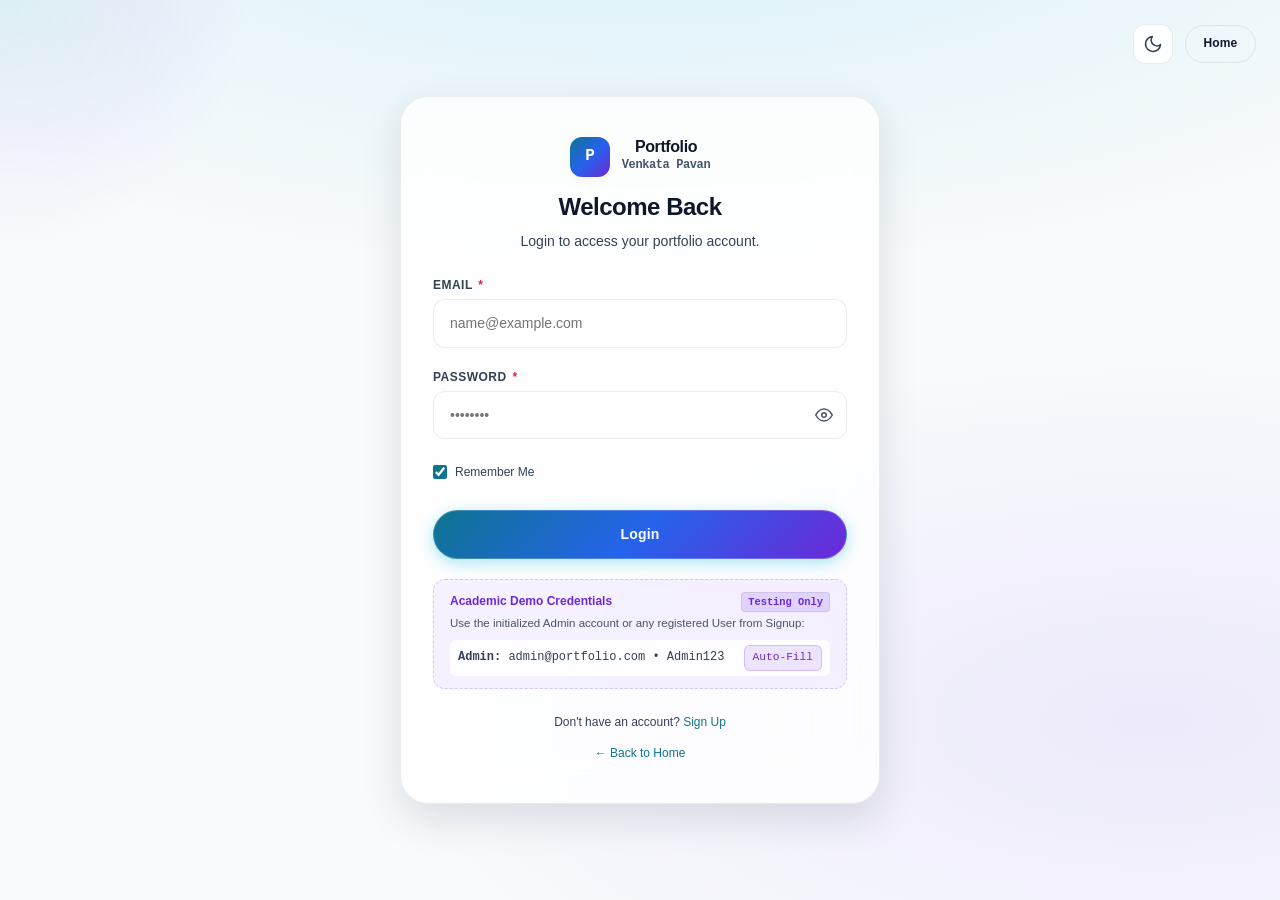
<file: pages/login.html>
<!DOCTYPE html>
<html lang="en" data-theme="dark">
<head>
  <meta charset="UTF-8">
  <meta name="viewport" content="width=device-width, initial-scale=1.0">
  <title>Login | Venkata Pavan Portfolio</title>
  <meta name="description" content="Sign in to your Venkata Pavan developer portfolio account using Local Storage credentials.">

  <!-- Favicon / Brand Icon -->
  <link rel="icon" href="data:image/svg+xml,<svg xmlns='http://www.w3.org/2000/svg' viewBox='0 0 100 100'><rect width='100' height='100' rx='20' fill='%2306b6d4'/><text x='50%' y='65%' font-size='50' font-weight='bold' fill='white' text-anchor='middle'>VP</text></svg>">

  <!-- Stylesheets -->
  <link rel="stylesheet" href="../css/style.css">
  <link rel="stylesheet" href="../css/responsive.css">
  <link rel="stylesheet" href="../css/auth.css">
</head>
<body>
  <!-- Ambient Cursor Glow Effect -->
  <div class="ambient-glow" aria-hidden="true"></div>

  <!-- Top Floating Controls -->
  <div class="auth-top-controls">
    <button type="button" class="theme-toggle" id="theme-toggle-btn" aria-label="Switch to light mode" title="Toggle theme">
      <svg class="icon-sun" xmlns="http://www.w3.org/2000/svg" viewBox="0 0 24 24" fill="none" stroke="currentColor" stroke-width="2" stroke-linecap="round" stroke-linejoin="round" aria-hidden="true">
        <circle cx="12" cy="12" r="5"></circle>
        <line x1="12" y1="1" x2="12" y2="3"></line>
        <line x1="12" y1="21" x2="12" y2="23"></line>
        <line x1="4.22" y1="4.22" x2="5.64" y2="5.64"></line>
        <line x1="18.36" y1="18.36" x2="19.78" y2="19.78"></line>
        <line x1="1" y1="12" x2="3" y2="12"></line>
        <line x1="21" y1="12" x2="23" y2="12"></line>
        <line x1="4.22" y1="19.78" x2="5.64" y2="18.36"></line>
        <line x1="18.36" y1="5.64" x2="19.78" y2="4.22"></line>
      </svg>
      <svg class="icon-moon" xmlns="http://www.w3.org/2000/svg" viewBox="0 0 24 24" fill="none" stroke="currentColor" stroke-width="2" stroke-linecap="round" stroke-linejoin="round" aria-hidden="true">
        <path d="M21 12.79A9 9 0 1 1 11.21 3 7 7 0 0 0 21 12.79z"></path>
      </svg>
    </button>
    <a href="../index.html" class="btn btn-outline btn-sm">Home</a>
  </div>

  <div class="auth-wrapper">
    <div class="auth-card">
      <div class="auth-header">
        <a href="../index.html" class="brand auth-brand" aria-label="Portfolio Homepage">
          <span class="brand-monogram">P</span>
          <span class="brand-text">
            <span class="brand-name">Portfolio</span>
            <span class="brand-title">Venkata Pavan</span>
          </span>
        </a>
        <h1 class="auth-title">Welcome Back</h1>
        <p class="auth-subtitle">Login to access your portfolio account.</p>
      </div>

      <!-- Live Global Alert Box -->
      <div id="auth-alert" class="auth-alert" role="alert" aria-live="polite"></div>

      <!-- Login Form (Module 3 - Section 5) -->
      <form class="auth-form" id="loginForm" novalidate>
        <!-- Email Input -->
        <div class="form-group">
          <label class="form-label" for="loginEmail">
            <span>Email <span class="required-star">*</span></span>
          </label>
          <input
            class="form-input"
            type="email"
            id="loginEmail"
            name="email"
            placeholder="name@example.com"
            autocomplete="email"
            required
            aria-describedby="login-email-error"
          >
          <div class="form-field-error" id="login-email-error"></div>
        </div>

        <!-- Password Input with Show/Hide Toggle -->
        <div class="form-group">
          <label class="form-label" for="loginPassword">
            <span>Password <span class="required-star">*</span></span>
          </label>
          <div class="password-input-wrapper">
            <input
              class="form-input"
              type="password"
              id="loginPassword"
              name="password"
              placeholder="••••••••"
              autocomplete="current-password"
              required
              aria-describedby="login-password-error"
            >
            <button
              type="button"
              class="password-toggle-btn"
              data-target="loginPassword"
              aria-label="Show password"
              title="Toggle password visibility"
            >
              <svg class="icon-eye-open" xmlns="http://www.w3.org/2000/svg" viewBox="0 0 24 24" fill="none" stroke="currentColor" stroke-width="2" stroke-linecap="round" stroke-linejoin="round" aria-hidden="true">
                <path d="M1 12s4-8 11-8 11 8 11 8-4 8-11 8-11-8-11-8z"></path>
                <circle cx="12" cy="12" r="3"></circle>
              </svg>
              <svg class="icon-eye-closed" style="display:none;" xmlns="http://www.w3.org/2000/svg" viewBox="0 0 24 24" fill="none" stroke="currentColor" stroke-width="2" stroke-linecap="round" stroke-linejoin="round" aria-hidden="true">
                <path d="M17.94 17.94A10.07 10.07 0 0 1 12 20c-7 0-11-8-11-8a18.45 18.45 0 0 1 5.06-5.94M9.9 4.24A9.12 9.12 0 0 1 12 4c7 0 11 8 11 8a18.5 18.5 0 0 1-2.16 3.19m-6.72-1.07a3 3 0 1 1-4.24-4.24"></path>
                <line x1="1" y1="1" x2="23" y2="23"></line>
              </svg>
            </button>
          </div>
          <div class="form-field-error" id="login-password-error"></div>
        </div>

        <!-- Remember Me Checkbox (Section 23) -->
        <div class="form-group">
          <label class="terms-checkbox-group" for="rememberMe">
            <input type="checkbox" id="rememberMe" name="rememberMe" checked>
            <span>Remember Me</span>
          </label>
        </div>

        <!-- Submit Button -->
        <button type="submit" id="login-submit-btn" class="btn btn-primary auth-submit-btn">
          <span>Login</span>
        </button>
      </form>

      <!-- Academic Demonstration Credentials Helper (Section 12, 13) -->
      <div class="demo-creds-box">
        <div class="demo-creds-title">
          <span>Academic Demo Credentials</span>
          <span class="badge badge-sm" style="font-size: 0.65rem; background: rgba(139, 92, 246, 0.2); color: var(--accent-secondary); padding: 1px 6px; border-radius: 4px;">Testing Only</span>
        </div>
        <p style="font-size: 0.72rem; color: var(--text-muted); margin-bottom: 0.5rem; line-height: 1.35;">
          Use the initialized Admin account or any registered User from Signup:
        </p>
        <div class="demo-creds-list">
          <div class="demo-cred-row">
            <div>
              <strong>Admin:</strong> admin@portfolio.com &bull; Admin123
            </div>
            <button type="button" class="btn-demo-fill" id="btn-demo-admin" title="Fill admin credentials into form">
              Auto-Fill
            </button>
          </div>
        </div>
      </div>

      <!-- Navigation Links (Section 29) -->
      <div class="form-footer">
        <p>Don't have an account? <a href="signup.html" class="form-link">Sign Up</a></p>
        <p class="form-footer-action">
          <a href="../index.html" class="form-link">← Back to Home</a>
        </p>
      </div>
    </div>
  </div>

  <!-- Scripts -->
  <script src="../js/storage.js"></script>
  <script src="../js/auth.js"></script>
</body>
</html>
</file>
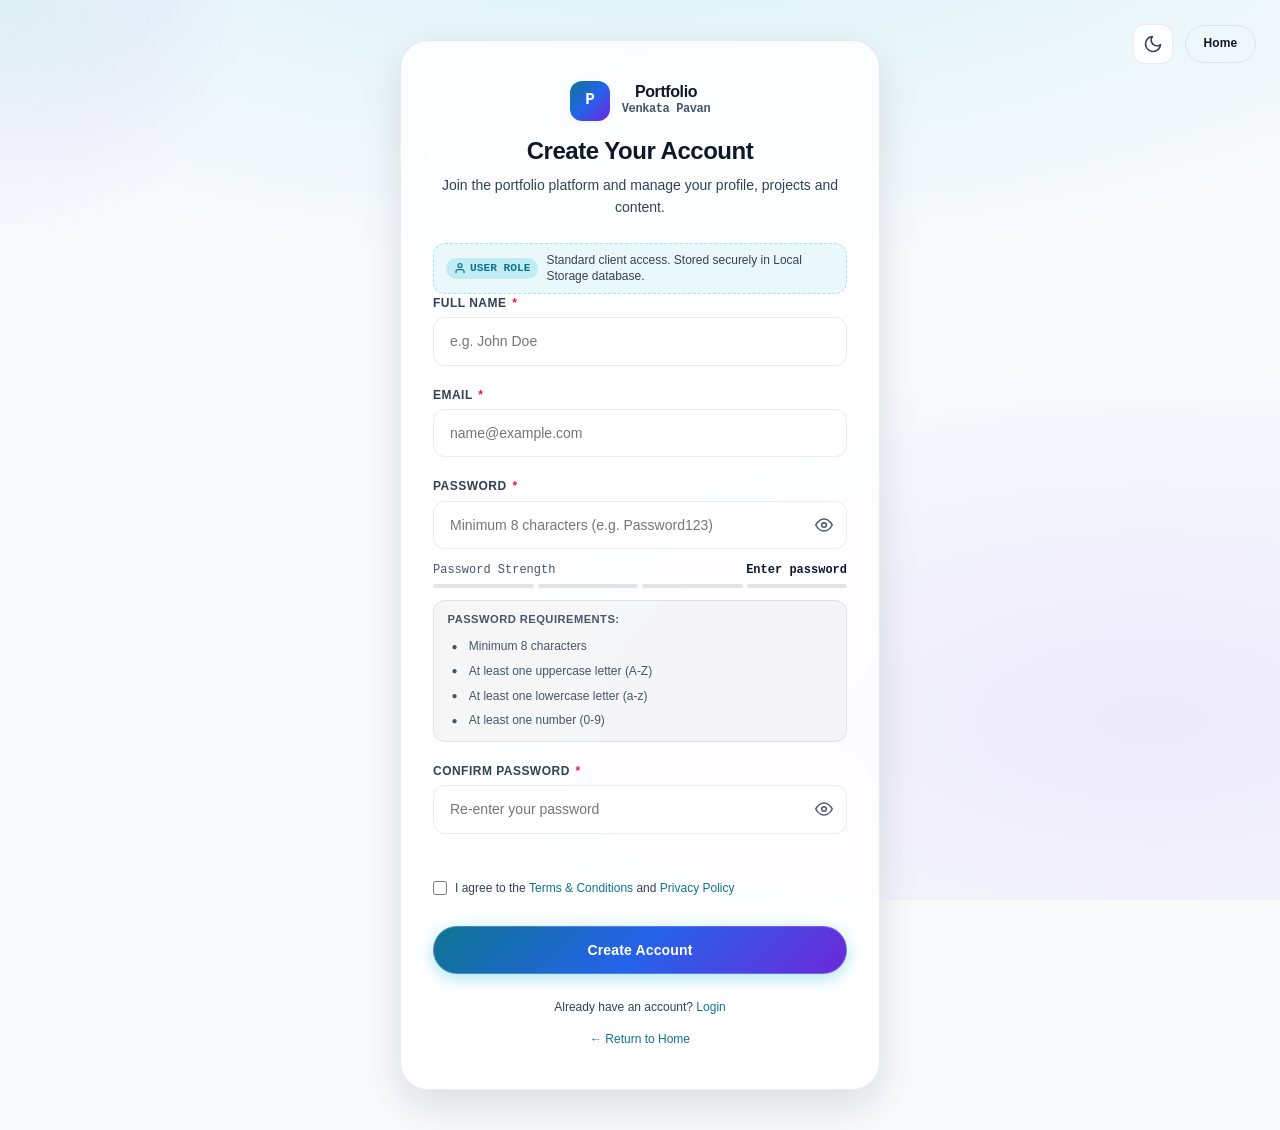
<file: pages/signup.html>
<!DOCTYPE html>
<html lang="en" data-theme="dark">
<head>
  <meta charset="UTF-8">
  <meta name="viewport" content="width=device-width, initial-scale=1.0">
  <title>Sign Up | Venkata Pavan Portfolio</title>
  <meta name="description" content="Register an account on Venkata Pavan's developer portfolio to access client portal features and personalized project inquiries.">

  <!-- Favicon / Brand Icon -->
  <link rel="icon" href="data:image/svg+xml,<svg xmlns='http://www.w3.org/2000/svg' viewBox='0 0 100 100'><rect width='100' height='100' rx='20' fill='%2306b6d4'/><text x='50%' y='65%' font-size='50' font-weight='bold' fill='white' text-anchor='middle'>VP</text></svg>">

  <!-- Stylesheets -->
  <link rel="stylesheet" href="../css/style.css">
  <link rel="stylesheet" href="../css/responsive.css">
  <link rel="stylesheet" href="../css/auth.css">
</head>
<body>
  <!-- Ambient Cursor Glow Effect -->
  <div class="ambient-glow" aria-hidden="true"></div>

  <!-- Top Floating Controls -->
  <div class="auth-top-controls">
    <button type="button" class="theme-toggle" id="theme-toggle-btn" aria-label="Switch to light mode" title="Toggle theme">
      <svg class="icon-sun" xmlns="http://www.w3.org/2000/svg" viewBox="0 0 24 24" fill="none" stroke="currentColor" stroke-width="2" stroke-linecap="round" stroke-linejoin="round" aria-hidden="true">
        <circle cx="12" cy="12" r="5"></circle>
        <line x1="12" y1="1" x2="12" y2="3"></line>
        <line x1="12" y1="21" x2="12" y2="23"></line>
        <line x1="4.22" y1="4.22" x2="5.64" y2="5.64"></line>
        <line x1="18.36" y1="18.36" x2="19.78" y2="19.78"></line>
        <line x1="1" y1="12" x2="3" y2="12"></line>
        <line x1="21" y1="12" x2="23" y2="12"></line>
        <line x1="4.22" y1="19.78" x2="5.64" y2="18.36"></line>
        <line x1="18.36" y1="5.64" x2="19.78" y2="4.22"></line>
      </svg>
      <svg class="icon-moon" xmlns="http://www.w3.org/2000/svg" viewBox="0 0 24 24" fill="none" stroke="currentColor" stroke-width="2" stroke-linecap="round" stroke-linejoin="round" aria-hidden="true">
        <path d="M21 12.79A9 9 0 1 1 11.21 3 7 7 0 0 0 21 12.79z"></path>
      </svg>
    </button>
    <a href="../index.html" class="btn btn-outline btn-sm">Home</a>
  </div>

  <div class="auth-wrapper">
    <div class="auth-card">
      <div class="auth-header">
        <a href="../index.html" class="brand auth-brand" aria-label="Portfolio Homepage">
          <span class="brand-monogram">P</span>
          <span class="brand-text">
            <span class="brand-name">Portfolio</span>
            <span class="brand-title">Venkata Pavan</span>
          </span>
        </a>
        <h1 class="auth-title">Create Your Account</h1>
        <p class="auth-subtitle">Join the portfolio platform and manage your profile, projects and content.</p>
      </div>

      <!-- Live Global Alert Box -->
      <div id="auth-alert" class="auth-alert" role="alert" aria-live="polite"></div>

      <!-- Default User Role Information Pill -->
      <div class="role-badge-container">
        <span class="role-badge-tag">
          <svg xmlns="http://www.w3.org/2000/svg" width="12" height="12" viewBox="0 0 24 24" fill="none" stroke="currentColor" stroke-width="2.5" stroke-linecap="round" stroke-linejoin="round" aria-hidden="true">
            <path d="M20 21v-2a4 4 0 0 0-4-4H8a4 4 0 0 0-4 4v2"></path>
            <circle cx="12" cy="7" r="4"></circle>
          </svg>
          USER ROLE
        </span>
        <span>Standard client access. Stored securely in Local Storage database.</span>
      </div>

      <!-- Registration Form -->
      <form class="auth-form" id="signup-form" novalidate>
        <!-- Full Name -->
        <div class="form-group">
          <label class="form-label" for="signup-name">
            <span>Full Name <span class="required-star">*</span></span>
          </label>
          <input
            class="form-input"
            type="text"
            id="signup-name"
            name="name"
            placeholder="e.g. John Doe"
            autocomplete="name"
            required
            aria-describedby="signup-name-error"
          >
          <div class="form-field-error" id="signup-name-error"></div>
        </div>

        <!-- Email Address -->
        <div class="form-group">
          <label class="form-label" for="signup-email">
            <span>Email <span class="required-star">*</span></span>
          </label>
          <input
            class="form-input"
            type="email"
            id="signup-email"
            name="email"
            placeholder="name@example.com"
            autocomplete="email"
            required
            aria-describedby="signup-email-error"
          >
          <div class="form-field-error" id="signup-email-error"></div>
        </div>

        <!-- Password -->
        <div class="form-group">
          <label class="form-label" for="signup-password">
            <span>Password <span class="required-star">*</span></span>
          </label>
          <div class="password-input-wrapper">
            <input
              class="form-input"
              type="password"
              id="signup-password"
              name="password"
              placeholder="Minimum 8 characters (e.g. Password123)"
              autocomplete="new-password"
              required
              aria-describedby="signup-password-error"
            >
            <button
              type="button"
              class="password-toggle-btn"
              data-target="signup-password"
              aria-label="Show password"
              title="Toggle password visibility"
            >
              <svg class="icon-eye-open" xmlns="http://www.w3.org/2000/svg" viewBox="0 0 24 24" fill="none" stroke="currentColor" stroke-width="2" stroke-linecap="round" stroke-linejoin="round" aria-hidden="true">
                <path d="M1 12s4-8 11-8 11 8 11 8-4 8-11 8-11-8-11-8z"></path>
                <circle cx="12" cy="12" r="3"></circle>
              </svg>
              <svg class="icon-eye-closed" style="display:none;" xmlns="http://www.w3.org/2000/svg" viewBox="0 0 24 24" fill="none" stroke="currentColor" stroke-width="2" stroke-linecap="round" stroke-linejoin="round" aria-hidden="true">
                <path d="M17.94 17.94A10.07 10.07 0 0 1 12 20c-7 0-11-8-11-8a18.45 18.45 0 0 1 5.06-5.94M9.9 4.24A9.12 9.12 0 0 1 12 4c7 0 11 8 11 8a18.5 18.5 0 0 1-2.16 3.19m-6.72-1.07a3 3 0 1 1-4.24-4.24"></path>
                <line x1="1" y1="1" x2="23" y2="23"></line>
              </svg>
            </button>
          </div>
          <div class="form-field-error" id="signup-password-error"></div>

          <!-- Real-Time Password Strength Meter -->
          <div class="password-strength-container" aria-live="polite">
            <div class="strength-header">
              <span class="strength-title">Password Strength</span>
              <span class="strength-text" id="strength-text">Enter password</span>
            </div>
            <div class="strength-meter" aria-hidden="true">
              <div class="strength-segment"></div>
              <div class="strength-segment"></div>
              <div class="strength-segment"></div>
              <div class="strength-segment"></div>
            </div>
          </div>

          <!-- Real-Time Password Complexity Checklist -->
          <div class="password-rules">
            <div class="password-rules-title">Password Requirements:</div>
            <div class="rule-item" id="rule-length">
              <span class="rule-icon" aria-hidden="true">●</span>
              <span>Minimum 8 characters</span>
            </div>
            <div class="rule-item" id="rule-upper">
              <span class="rule-icon" aria-hidden="true">●</span>
              <span>At least one uppercase letter (A-Z)</span>
            </div>
            <div class="rule-item" id="rule-lower">
              <span class="rule-icon" aria-hidden="true">●</span>
              <span>At least one lowercase letter (a-z)</span>
            </div>
            <div class="rule-item" id="rule-number">
              <span class="rule-icon" aria-hidden="true">●</span>
              <span>At least one number (0-9)</span>
            </div>
          </div>
        </div>

        <!-- Confirm Password -->
        <div class="form-group">
          <label class="form-label" for="signup-confirm-password">
            <span>Confirm Password <span class="required-star">*</span></span>
          </label>
          <div class="password-input-wrapper">
            <input
              class="form-input"
              type="password"
              id="signup-confirm-password"
              name="confirmPassword"
              placeholder="Re-enter your password"
              autocomplete="new-password"
              required
              aria-describedby="signup-confirm-password-error match-indicator"
            >
            <button
              type="button"
              class="password-toggle-btn"
              data-target="signup-confirm-password"
              aria-label="Show password"
              title="Toggle password visibility"
            >
              <svg class="icon-eye-open" xmlns="http://www.w3.org/2000/svg" viewBox="0 0 24 24" fill="none" stroke="currentColor" stroke-width="2" stroke-linecap="round" stroke-linejoin="round" aria-hidden="true">
                <path d="M1 12s4-8 11-8 11 8 11 8-4 8-11 8-11-8-11-8z"></path>
                <circle cx="12" cy="12" r="3"></circle>
              </svg>
              <svg class="icon-eye-closed" style="display:none;" xmlns="http://www.w3.org/2000/svg" viewBox="0 0 24 24" fill="none" stroke="currentColor" stroke-width="2" stroke-linecap="round" stroke-linejoin="round" aria-hidden="true">
                <path d="M17.94 17.94A10.07 10.07 0 0 1 12 20c-7 0-11-8-11-8a18.45 18.45 0 0 1 5.06-5.94M9.9 4.24A9.12 9.12 0 0 1 12 4c7 0 11 8 11 8a18.5 18.5 0 0 1-2.16 3.19m-6.72-1.07a3 3 0 1 1-4.24-4.24"></path>
                <line x1="1" y1="1" x2="23" y2="23"></line>
              </svg>
            </button>
          </div>
          <span class="password-match-indicator" id="match-indicator"></span>
          <div class="form-field-error" id="signup-confirm-password-error"></div>
        </div>

        <!-- Terms Agreement Checkbox -->
        <div class="form-group">
          <label class="terms-checkbox-group" for="signup-terms">
            <input type="checkbox" id="signup-terms" name="agreeTerms">
            <span>I agree to the <a href="#" class="form-link">Terms &amp; Conditions</a> and <a href="#" class="form-link">Privacy Policy</a></span>
          </label>
          <div class="form-field-error" id="signup-terms-error"></div>
        </div>

        <!-- Submit Button -->
        <button type="submit" id="signup-submit-btn" class="btn btn-primary auth-submit-btn">
          <span>Create Account</span>
        </button>
      </form>

      <!-- Form Footer Navigation -->
      <div class="form-footer">
        <p>Already have an account? <a href="login.html" class="form-link">Login</a></p>
        <p class="form-footer-action">
          <a href="../index.html" class="form-link">← Return to Home</a>
        </p>
      </div>
    </div>
  </div>

  <!-- Scripts -->
  <script src="../js/storage.js"></script>
  <script src="../js/auth.js"></script>
</body>
</html>
</file>
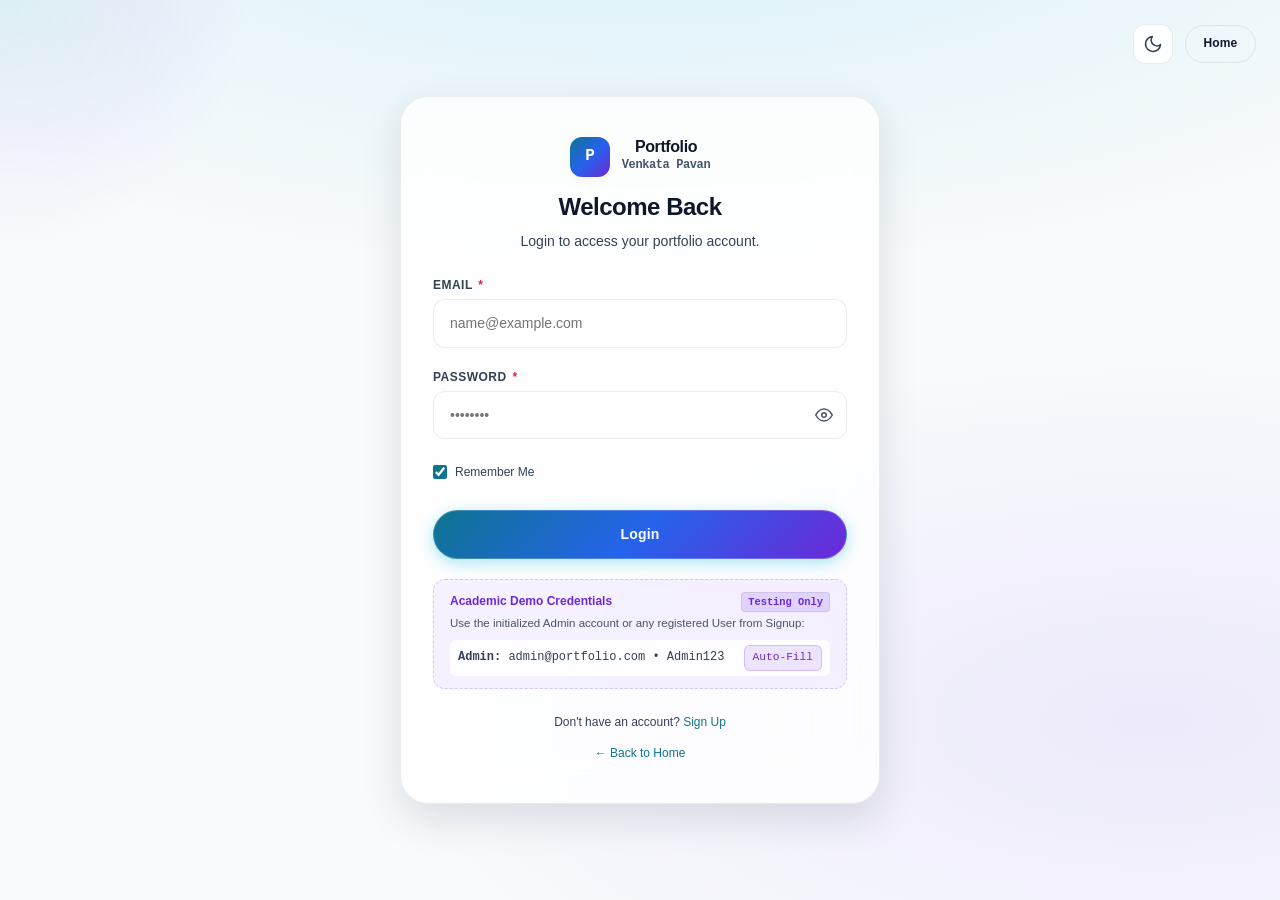
<file: pages/user-dashboard.html>
<!DOCTYPE html>
<html lang="en" data-theme="dark">
<head>
  <meta charset="UTF-8">
  <meta name="viewport" content="width=device-width, initial-scale=1.0">
  <title>User Dashboard | Venkata Pavan Portfolio</title>
  <meta name="description" content="User Workspace Hub for registered clients on Venkata Pavan portfolio. Protected by Local Storage session authentication.">

  <!-- Favicon / Brand Icon -->
  <link rel="icon" href="data:image/svg+xml,<svg xmlns='http://www.w3.org/2000/svg' viewBox='0 0 100 100'><rect width='100' height='100' rx='20' fill='%2306b6d4'/><text x='50%' y='65%' font-size='50' font-weight='bold' fill='white' text-anchor='middle'>VP</text></svg>">

  <!-- Stylesheets -->
  <link rel="stylesheet" href="../css/style.css">
  <link rel="stylesheet" href="../css/responsive.css">
  <link rel="stylesheet" href="../css/auth.css">

  <!-- Core Scripts for Immediate Authentication Guard -->
  <script src="../js/storage.js"></script>
  <script src="../js/auth.js"></script>
  <script>
    // Module 3 - Section 17, 19, 21: Immediate User Authentication Guard & Back Button Protection
    // Redirects unauthenticated visitors to login.html
    const currentUser = window.PortfolioAuth ? window.PortfolioAuth.requireAuthentication("login.html") : null;
  </script>
</head>
<body>
  <div class="ambient-glow" aria-hidden="true"></div>

  <div class="dashboard-wrapper">
    <!-- Header Navigation -->
    <header class="site-header scrolled">
      <div class="container navbar">
        <a href="../index.html" class="brand">
          <span class="brand-monogram">VP</span>
          <span class="brand-text">
            <span class="brand-name">Venkata Pavan</span>
            <span class="brand-title">User Hub</span>
          </span>
        </a>
        <div class="nav-actions">
          <button type="button" class="theme-toggle" aria-label="Toggle theme">
            <svg class="icon-sun" xmlns="http://www.w3.org/2000/svg" viewBox="0 0 24 24" fill="none" stroke="currentColor" stroke-width="2"><circle cx="12" cy="12" r="5"></circle><line x1="12" y1="1" x2="12" y2="3"></line><line x1="12" y1="21" x2="12" y2="23"></line><line x1="4.22" y1="4.22" x2="5.64" y2="5.64"></line><line x1="18.36" y1="18.36" x2="19.78" y2="19.78"></line><line x1="1" y1="12" x2="3" y2="12"></line><line x1="21" y1="12" x2="23" y2="12"></line><line x1="4.22" y1="19.78" x2="5.64" y2="18.36"></line><line x1="18.36" y1="5.64" x2="19.78" y2="4.22"></line></svg>
            <svg class="icon-moon" xmlns="http://www.w3.org/2000/svg" viewBox="0 0 24 24" fill="none" stroke="currentColor" stroke-width="2"><path d="M21 12.79A9 9 0 1 1 11.21 3 7 7 0 0 0 21 12.79z"></path></svg>
          </button>
          <button type="button" id="header-logout-btn" class="btn btn-outline btn-sm btn-logout" data-redirect="../index.html">
            Logout
          </button>
        </div>
      </div>
    </header>

    <!-- Main Workspace -->
    <main class="container dashboard-main">
      <div class="dashboard-card">
        <!-- Live Alert Box for Role Guard Notice (Section 18) -->
        <div id="auth-guard-notice" class="auth-alert" role="alert" aria-live="polite"></div>

        <span class="section-tag">// Role: USER Session Active</span>
        <h1 class="section-title dashboard-title">User Dashboard</h1>
        <p class="section-subtitle dashboard-desc">
          Authentication successful. User dashboard functionality will be implemented in a future module.
        </p>

        <!-- Active Logged-In User Profile Banner (Section 15) -->
        <div class="dashboard-user-card" id="user-session-card">
          <div class="dashboard-user-info">
            <div class="dashboard-avatar" id="user-avatar">US</div>
            <div class="dashboard-user-meta">
              <div class="dashboard-user-name">
                <span id="user-display-name">Client User</span>
                <span class="auth-role-tag" id="user-display-role">ROLE: USER</span>
              </div>
              <div class="dashboard-user-email" id="user-display-email">user@example.com</div>
            </div>
          </div>
          <div class="dashboard-actions">
            <button type="button" id="logout-btn" class="btn btn-outline btn-sm btn-logout" data-redirect="../index.html">
              Logout
            </button>
          </div>
        </div>

        <!-- 3-Panel Architecture Matrix (Future Client Workspace Modules) -->
        <div class="dashboard-grid">
          <!-- 1. Profile Panel -->
          <div class="dashboard-panel-card">
            <div class="dashboard-panel-header">
              <span class="dashboard-panel-title">
                <svg xmlns="http://www.w3.org/2000/svg" width="18" height="18" viewBox="0 0 24 24" fill="none" stroke="currentColor" stroke-width="2" aria-hidden="true"><path d="M20 21v-2a4 4 0 0 0-4-4H8a4 4 0 0 0-4 4v2"></path><circle cx="12" cy="7" r="4"></circle></svg>
                Client Profile
              </span>
              <span class="dashboard-panel-badge badge-amber">Future Module</span>
            </div>
            <p class="dashboard-panel-desc">
              Manage personal credentials, contact email, and active session preferences stored in <code>portfolio_current_user</code>.
            </p>
            <div class="dashboard-panel-meta">Role: USER</div>
          </div>

          <!-- 2. Bookmarked Projects Panel -->
          <div class="dashboard-panel-card">
            <div class="dashboard-panel-header">
              <span class="dashboard-panel-title">
                <svg xmlns="http://www.w3.org/2000/svg" width="18" height="18" viewBox="0 0 24 24" fill="none" stroke="currentColor" stroke-width="2" aria-hidden="true"><polygon points="12 2 15.09 8.26 22 9.27 17 14.14 18.18 21.02 12 17.77 5.82 21.02 7 14.14 2 9.27 8.91 8.26 12 2"></polygon></svg>
                Saved Projects
              </span>
              <span class="dashboard-panel-badge badge-amber">Future Module</span>
            </div>
            <p class="dashboard-panel-desc">
              Bookmark featured portfolio applications, view architectural specifications, and download case studies.
            </p>
            <div class="dashboard-panel-meta">Source: portfolio_projects</div>
          </div>

          <!-- 3. Collaboration Inquiries Panel -->
          <div class="dashboard-panel-card">
            <div class="dashboard-panel-header">
              <span class="dashboard-panel-title">
                <svg xmlns="http://www.w3.org/2000/svg" width="18" height="18" viewBox="0 0 24 24" fill="none" stroke="currentColor" stroke-width="2" aria-hidden="true"><path d="M21 15a2 2 0 0 1-2 2H7l-4 4V5a2 2 0 0 1 2-2h14a2 2 0 0 1 2 2z"></path></svg>
                My Inquiries
              </span>
              <span class="dashboard-panel-badge badge-amber">Future Module</span>
            </div>
            <p class="dashboard-panel-desc">
              Track project inquiries submitted through the contact form, response status, and communications history.
            </p>
            <div class="dashboard-panel-meta">Source: portfolio_messages</div>
          </div>
        </div>

        <a href="../index.html" class="btn btn-outline">Return to Home Page</a>
      </div>
    </main>
  </div>

  <script>
    document.addEventListener("DOMContentLoaded", function() {
      // Dynamic hydration of authenticated User info
      if (window.PortfolioAuth) {
        const user = window.PortfolioAuth.getCurrentUser();
        if (user) {
          const nameEl = document.getElementById("user-display-name");
          const emailEl = document.getElementById("user-display-email");
          const roleEl = document.getElementById("user-display-role");
          const avatarEl = document.getElementById("user-avatar");

          if (nameEl) nameEl.textContent = user.fullName || "User";
          if (emailEl) emailEl.textContent = user.email || "";
          if (roleEl) roleEl.textContent = "ROLE: " + (user.role || "user").toUpperCase();
          if (avatarEl) {
            const initials = (user.fullName || "US")
              .split(" ")
              .map(n => n[0])
              .join("")
              .substring(0, 2)
              .toUpperCase();
            avatarEl.textContent = initials || "US";
          }
        }
      }
    });
  </script>
</body>
</html>
</file>
<file: css/style.css>
/* ==========================================================================
   Main Stylesheet - Portfolio Website
   Module 1: Project Foundation + Home Page (Complete Public Entry Point)
   ========================================================================== */

/* --------------------------------------------------------------------------
   1. Design Tokens & CSS Variables
   -------------------------------------------------------------------------- */
:root {
  /* ========================================================================
     Main Theme Colors (Section 13: Design Requirements)
     ======================================================================== */
  --primary-color: #06b6d4;        /* Electric Cyan */
  --secondary-color: #8b5cf6;      /* Vibrant Violet */
  --background-color: #0a0e17;     /* Deep Obsidian Canvas */
  --text-color: #f8fafc;           /* High-Contrast Pure Light */
  --card-color: #111827;           /* Slate Surface Card */

  /* Surface & Semantic Colors */
  --bg-primary: var(--background-color);
  --bg-secondary: var(--card-color);
  --bg-tertiary: #1a2234;
  --bg-elevated: #1f293d;

  --surface-glass: rgba(17, 24, 39, 0.75);
  --surface-glass-border: rgba(255, 255, 255, 0.1);
  --surface-glass-card: rgba(26, 34, 52, 0.65);
  --surface-glass-highlight: rgba(255, 255, 255, 0.05);

  --text-primary: var(--text-color);
  --text-secondary: #94a3b8;
  --text-muted: #889bb0;           /* Enhanced contrast for WCAG AA (4.5:1+) */
  --text-inverse: #0f172a;
  --text-on-primary: #ffffff;
  --text-on-secondary: #ffffff;

  /* Brand Accents */
  --accent-primary: var(--primary-color);
  --accent-secondary: var(--secondary-color);
  --accent-emerald: #10b981;      /* Emerald Green (Status pulse) */
  --accent-amber: #f59e0b;        /* Amber Warning/Code */
  --accent-rose: #f43f5e;         /* Rose Red */

  /* Terminal & Code Colors */
  --code-bg: #0d131f;
  --code-header-bg: #1e293b;
  --code-text: #e2e8f0;
  --syntax-keyword: var(--accent-rose);
  --syntax-property: #38bdf8;
  --syntax-string: #34d399;
  --syntax-number: #fbbf24;
  --syntax-comment: var(--text-muted);
  --syntax-punctuation: var(--text-secondary);

  /* Gradients */
  --gradient-brand: linear-gradient(135deg, var(--primary-color) 0%, #3b82f6 50%, var(--secondary-color) 100%);
  --gradient-subtle: linear-gradient(135deg, rgba(6, 182, 212, 0.12) 0%, rgba(139, 92, 246, 0.12) 100%);
  --gradient-glow: radial-gradient(circle at center, rgba(6, 182, 212, 0.25) 0%, transparent 70%);

  /* Borders & Shadows */
  --border-subtle: rgba(255, 255, 255, 0.08);
  --border-focus: rgba(6, 182, 212, 0.5);

  --shadow-sm: 0 2px 8px rgba(0, 0, 0, 0.25);
  --shadow-md: 0 8px 24px rgba(0, 0, 0, 0.35);
  --shadow-lg: 0 16px 40px rgba(0, 0, 0, 0.45);
  --glow-primary: 0 0 25px rgba(6, 182, 212, 0.4);

  /* Typography */
  --font-family-base: -apple-system, BlinkMacSystemFont, "Segoe UI", Roboto, "Inter", "Helvetica Neue", Arial, sans-serif;
  --font-family-mono: "Fira Code", "Cascadia Code", "SFMono-Regular", Consolas, Menlo, Courier, monospace;

  --font-size-xs: 0.75rem;
  --font-size-sm: 0.875rem;
  --font-size-base: 1rem;
  --font-size-lg: 1.125rem;
  --font-size-xl: 1.25rem;
  --font-size-2xl: 1.5rem;
  --font-size-3xl: 2rem;
  --font-size-4xl: 2.5rem;
  --font-size-5xl: clamp(2.5rem, 5vw + 1rem, 4rem);

  --font-weight-regular: 400;
  --font-weight-medium: 500;
  --font-weight-semibold: 600;
  --font-weight-bold: 700;
  --font-weight-extrabold: 800;

  --line-height-tight: 1.2;
  --line-height-base: 1.6;
  --line-height-relaxed: 1.8;

  /* Spacing & Sizing */
  --spacing-1: 0.25rem;
  --spacing-2: 0.5rem;
  --spacing-3: 0.75rem;
  --spacing-4: 1rem;
  --spacing-5: 1.25rem;
  --spacing-6: 1.5rem;
  --spacing-8: 2rem;
  --spacing-10: 2.5rem;
  --spacing-12: 3rem;
  --spacing-16: 4rem;
  --spacing-20: 5rem;
  --spacing-24: 6rem;

  --container-max-width: 1240px;
  --navbar-height: 72px;

  --radius-sm: 6px;
  --radius-md: 12px;
  --radius-lg: 20px;
  --radius-xl: 28px;
  --radius-full: 9999px;

  --transition-fast: 150ms cubic-bezier(0.4, 0, 0.2, 1);
  --transition-normal: 250ms cubic-bezier(0.4, 0, 0.2, 1);
  --transition-slow: 400ms cubic-bezier(0.16, 1, 0.3, 1);

  --blur-glass: blur(16px);
  --blur-heavy: blur(28px);
}

/* Light Theme Variables */
[data-theme="light"] {
  /* Main Theme Colors - Light Mode (Section 13: Design Requirements) */
  --primary-color: #0e7490;        /* Deep Cyan-800: WCAG AA Compliant 4.8:1+ */
  --secondary-color: #6d28d9;      /* Deep Violet-700: WCAG AA Compliant 5.4:1+ */
  --background-color: #f8fafc;     /* Crisp Light Canvas */
  --text-color: #0f172a;           /* Deep Slate Contrast */
  --card-color: #ffffff;           /* Pure White Surface */

  --bg-primary: var(--background-color);
  --bg-secondary: var(--card-color);
  --bg-tertiary: #f1f5f9;
  --bg-elevated: #e2e8f0;

  --surface-glass: rgba(255, 255, 255, 0.85);
  --surface-glass-border: rgba(15, 23, 42, 0.08);
  --surface-glass-card: rgba(255, 255, 255, 0.8);
  --surface-glass-highlight: rgba(0, 0, 0, 0.02);

  --text-primary: var(--text-color);
  --text-secondary: #334155;       /* Slate-700 for high-contrast legibility */
  --text-muted: #475569;           /* Slate-600 for WCAG AA compliance (4.5:1+) */
  --text-inverse: #f8fafc;
  --text-on-primary: #ffffff;
  --text-on-secondary: #ffffff;

  --accent-primary: var(--primary-color);
  --accent-secondary: var(--secondary-color);
  --accent-emerald: #059669;
  --accent-amber: #d97706;
  --accent-rose: #e11d48;

  --code-bg: #1e293b;
  --code-header-bg: #0f172a;
  --code-text: #f8fafc;

  --gradient-brand: linear-gradient(135deg, var(--primary-color) 0%, #2563eb 50%, var(--secondary-color) 100%);
  --gradient-subtle: linear-gradient(135deg, rgba(8, 145, 178, 0.08) 0%, rgba(124, 58, 237, 0.08) 100%);

  --border-subtle: rgba(15, 23, 42, 0.08);
  --border-focus: rgba(8, 145, 178, 0.5);

  --shadow-sm: 0 2px 8px rgba(15, 23, 42, 0.04);
  --shadow-md: 0 8px 24px rgba(15, 23, 42, 0.08);
  --shadow-lg: 0 16px 40px rgba(15, 23, 42, 0.12);
  --glow-primary: 0 0 20px rgba(8, 145, 178, 0.25);
}

/* --------------------------------------------------------------------------
   2. Reset & Base Standards
   -------------------------------------------------------------------------- */
*, *::before, *::after {
  box-sizing: border-box;
  margin: 0;
  padding: 0;
}

html {
  font-size: 16px;
  scroll-behavior: smooth;
  -webkit-text-size-adjust: 100%;
  overflow-x: hidden;
  max-width: 100%;
}

body {
  min-height: 100vh;
  font-family: var(--font-family-base);
  font-size: var(--font-size-base);
  line-height: var(--line-height-base);
  color: var(--text-primary);
  background-color: var(--bg-primary);
  background-image: 
    radial-gradient(ellipse 80% 50% at 50% -20%, rgba(6, 182, 212, 0.15), transparent),
    radial-gradient(ellipse 60% 40% at 90% 80%, rgba(139, 92, 246, 0.1), transparent);
  background-attachment: fixed;
  overflow-x: hidden;
  transition: background-color var(--transition-normal), color var(--transition-normal);
  -webkit-font-smoothing: antialiased;
}

img, picture, video, canvas, svg {
  display: block;
  max-width: 100%;
  height: auto;
}

input, button, textarea, select {
  font: inherit;
  color: inherit;
  background: transparent;
  border: none;
  outline: none;
}

button {
  cursor: pointer;
  user-select: none;
}

a {
  color: inherit;
  text-decoration: none;
  transition: color var(--transition-fast);
}

ul, ol {
  list-style: none;
}

h1, h2, h3, h4, h5, h6 {
  font-weight: var(--font-weight-bold);
  line-height: var(--line-height-tight);
  color: var(--text-primary);
}

p {
  color: var(--text-secondary);
}

code, pre, kbd {
  font-family: var(--font-family-mono);
  font-size: 0.9em;
}

:focus-visible {
  outline: 2px solid var(--accent-primary) !important;
  outline-offset: 3px !important;
  box-shadow: 0 0 0 4px rgba(6, 182, 212, 0.3) !important;
  border-radius: var(--radius-sm);
}

[data-theme="light"] :focus-visible {
  outline: 2px solid var(--accent-primary) !important;
  box-shadow: 0 0 0 4px rgba(14, 116, 144, 0.25) !important;
}

/* --------------------------------------------------------------------------
   3. Main Layout & Section Headers
   -------------------------------------------------------------------------- */
.container {
  width: 100%;
  max-width: var(--container-max-width);
  margin-left: auto;
  margin-right: auto;
  padding-left: var(--spacing-6);
  padding-right: var(--spacing-6);
}

.section {
  position: relative;
  padding-top: var(--spacing-20);
  padding-bottom: var(--spacing-20);
  width: 100%;
}

.section-tinted {
  background: var(--surface-glass-highlight);
}

.section-header {
  text-align: center;
  max-width: 720px;
  margin: 0 auto var(--spacing-12);
}

.section-tag {
  display: inline-flex;
  align-items: center;
  gap: var(--spacing-2);
  padding: var(--spacing-1) var(--spacing-3);
  font-size: var(--font-size-xs);
  font-family: var(--font-family-mono);
  font-weight: var(--font-weight-semibold);
  letter-spacing: 0.08em;
  text-transform: uppercase;
  color: var(--accent-primary);
  background: var(--gradient-subtle);
  border: 1px solid rgba(6, 182, 212, 0.25);
  border-radius: var(--radius-full);
  margin-bottom: var(--spacing-3);
}

.section-title {
  font-size: clamp(1.85rem, 3.5vw + 0.5rem, 2.75rem);
  font-weight: var(--font-weight-extrabold);
  margin-bottom: var(--spacing-4);
  letter-spacing: -0.02em;
}

.section-subtitle {
  font-size: var(--font-size-base);
  color: var(--text-secondary);
  line-height: var(--line-height-relaxed);
}

/* --------------------------------------------------------------------------
   4. Site Header & Navbar
   -------------------------------------------------------------------------- */
.site-header {
  position: fixed;
  top: 0;
  left: 0;
  width: 100%;
  height: var(--navbar-height);
  z-index: 1000;
  transition: background-color var(--transition-normal), backdrop-filter var(--transition-normal), border-color var(--transition-normal), box-shadow var(--transition-normal);
  border-bottom: 1px solid transparent;
}

.site-header.scrolled {
  background-color: var(--surface-glass);
  backdrop-filter: var(--blur-glass);
  -webkit-backdrop-filter: var(--blur-glass);
  border-bottom-color: var(--surface-glass-border);
  box-shadow: var(--shadow-sm);
}

.navbar {
  display: flex;
  align-items: center;
  justify-content: space-between;
  height: 100%;
}

.brand {
  display: flex;
  align-items: center;
  gap: var(--spacing-3);
  font-weight: var(--font-weight-bold);
  font-size: var(--font-size-xl);
  color: var(--text-primary);
  letter-spacing: -0.02em;
}

.brand-monogram {
  display: inline-flex;
  align-items: center;
  justify-content: center;
  width: 40px;
  height: 40px;
  border-radius: var(--radius-md);
  background: var(--gradient-brand);
  color: var(--text-on-primary);
  font-family: var(--font-family-mono);
  font-weight: var(--font-weight-extrabold);
  font-size: var(--font-size-base);
  box-shadow: var(--shadow-sm);
}

.brand-text {
  display: flex;
  flex-direction: column;
}

.brand-name {
  font-size: var(--font-size-base);
  font-weight: var(--font-weight-bold);
  line-height: 1.1;
}

.brand-title {
  font-size: var(--font-size-xs);
  color: var(--text-muted);
  font-family: var(--font-family-mono);
}

.nav-menu {
  display: flex;
  align-items: center;
  gap: var(--spacing-6);
}

.nav-link {
  position: relative;
  font-size: var(--font-size-sm);
  font-weight: var(--font-weight-medium);
  color: var(--text-secondary);
  padding: var(--spacing-2) 0;
  transition: color var(--transition-fast);
}

.nav-link:hover,
.nav-link.active {
  color: var(--text-primary);
}

.nav-link::after {
  content: "";
  position: absolute;
  bottom: 0;
  left: 0;
  width: 0;
  height: 2px;
  background: var(--gradient-brand);
  border-radius: var(--radius-full);
  transition: width var(--transition-normal);
}

.nav-link:hover::after,
.nav-link.active::after {
  width: 100%;
}

.nav-actions {
  display: flex;
  align-items: center;
  gap: var(--spacing-3);
}

/* --------------------------------------------------------------------------
   5. Buttons & Badges
   -------------------------------------------------------------------------- */
.btn {
  display: inline-flex;
  align-items: center;
  justify-content: center;
  gap: var(--spacing-2);
  padding: 0.75rem 1.5rem;
  font-size: var(--font-size-sm);
  font-weight: var(--font-weight-semibold);
  border-radius: var(--radius-full);
  letter-spacing: 0.01em;
  transition: transform var(--transition-fast), box-shadow var(--transition-fast), background-color var(--transition-fast), border-color var(--transition-fast), color var(--transition-fast);
  white-space: nowrap;
}

.btn:active {
  transform: scale(0.98);
}

.btn-primary {
  background: var(--gradient-brand);
  color: var(--text-on-primary);
  box-shadow: 0 4px 16px rgba(6, 182, 212, 0.35);
  border: 1px solid rgba(255, 255, 255, 0.2);
}

.btn-primary:hover {
  transform: translateY(-2px);
  box-shadow: 0 8px 24px rgba(6, 182, 212, 0.5);
  color: var(--text-on-primary);
}

.btn-secondary {
  background: var(--surface-glass);
  border: 1px solid var(--surface-glass-border);
  color: var(--text-primary);
  backdrop-filter: var(--blur-glass);
  -webkit-backdrop-filter: var(--blur-glass);
}

.btn-secondary:hover {
  background: var(--bg-elevated);
  border-color: var(--border-focus);
  transform: translateY(-2px);
  box-shadow: var(--shadow-sm);
}

.btn-outline {
  background: transparent;
  border: 1px solid var(--surface-glass-border);
  color: var(--text-primary);
}

.btn-outline:hover {
  background: var(--surface-glass-highlight);
  border-color: var(--accent-primary);
  color: var(--accent-primary);
  transform: translateY(-2px);
}

.btn-sm {
  padding: 0.5rem 1.1rem;
  font-size: var(--font-size-xs);
}

.btn-lg {
  padding: 0.875rem 2rem;
  font-size: var(--font-size-base);
}

.badge {
  display: inline-flex;
  align-items: center;
  padding: 0.25rem 0.65rem;
  font-size: var(--font-size-xs);
  font-family: var(--font-family-mono);
  border-radius: var(--radius-full);
  background: var(--surface-glass-highlight);
  border: 1px solid var(--border-subtle);
  color: var(--text-secondary);
}

.badge-cyan {
  background: rgba(6, 182, 212, 0.12);
  border-color: rgba(6, 182, 212, 0.3);
  color: var(--accent-primary);
}

.badge-violet {
  background: rgba(139, 92, 246, 0.12);
  border-color: rgba(139, 92, 246, 0.3);
  color: var(--accent-secondary);
}

.badge-emerald {
  background: rgba(16, 185, 129, 0.12);
  border-color: rgba(16, 185, 129, 0.3);
  color: var(--accent-emerald);
}

/* Theme Toggle Button */
.theme-toggle {
  display: inline-flex;
  align-items: center;
  justify-content: center;
  width: 40px;
  height: 40px;
  border-radius: var(--radius-md);
  background: var(--surface-glass);
  border: 1px solid var(--surface-glass-border);
  color: var(--text-secondary);
  transition: all var(--transition-fast);
}

.theme-toggle:hover {
  color: var(--accent-primary);
  border-color: var(--border-focus);
  transform: rotate(15deg);
  background: var(--bg-elevated);
}

.theme-toggle svg {
  width: 20px;
  height: 20px;
}

[data-theme="dark"] .icon-moon,
:root:not([data-theme="light"]) .icon-moon {
  display: none;
}

[data-theme="dark"] .icon-sun,
:root:not([data-theme="light"]) .icon-sun {
  display: block;
}

[data-theme="light"] .icon-sun {
  display: none;
}

[data-theme="light"] .icon-moon {
  display: block;
}

/* Social Icon Buttons */
.social-icon-btn {
  display: inline-flex;
  align-items: center;
  justify-content: center;
  width: 42px;
  height: 42px;
  border-radius: var(--radius-md);
  background: var(--surface-glass);
  border: 1px solid var(--surface-glass-border);
  color: var(--text-secondary);
  transition: transform var(--transition-fast), color var(--transition-fast), border-color var(--transition-fast), box-shadow var(--transition-fast);
}

.social-icon-btn svg {
  width: 18px;
  height: 18px;
  fill: currentColor;
}

.social-icon-btn:hover {
  color: var(--accent-primary);
  border-color: var(--border-focus);
  transform: translateY(-3px);
  box-shadow: 0 6px 16px rgba(6, 182, 212, 0.25);
}

/* --------------------------------------------------------------------------
   6. Hero Section & Developer Terminal
   -------------------------------------------------------------------------- */
.hero-section {
  min-height: 100vh;
  display: flex;
  align-items: center;
  padding-top: calc(var(--navbar-height) + var(--spacing-12));
  padding-bottom: var(--spacing-16);
  position: relative;
  overflow: hidden;
}

.hero-grid {
  display: grid;
  grid-template-columns: 1.15fr 0.85fr;
  align-items: center;
  gap: var(--spacing-12);
  width: 100%;
}

.hero-content {
  display: flex;
  flex-direction: column;
  align-items: flex-start;
}

.hero-badge {
  display: inline-flex;
  align-items: center;
  gap: var(--spacing-2);
  padding: var(--spacing-2) var(--spacing-4);
  border-radius: var(--radius-full);
  background: var(--surface-glass);
  border: 1px solid var(--surface-glass-border);
  font-size: var(--font-size-xs);
  font-weight: var(--font-weight-medium);
  color: var(--text-secondary);
  box-shadow: var(--shadow-sm);
  margin-bottom: var(--spacing-6);
}

.status-dot {
  width: 8px;
  height: 8px;
  border-radius: var(--radius-full);
  background-color: var(--accent-emerald);
  box-shadow: 0 0 10px var(--accent-emerald);
  position: relative;
}

.status-dot::after {
  content: "";
  position: absolute;
  top: -3px;
  left: -3px;
  width: 14px;
  height: 14px;
  border-radius: var(--radius-full);
  border: 1.5px solid var(--accent-emerald);
  animation: pulse-ring 2s infinite ease-out;
}

.hero-title {
  font-size: var(--font-size-5xl);
  font-weight: var(--font-weight-extrabold);
  line-height: 1.1;
  letter-spacing: -0.03em;
  margin-bottom: var(--spacing-4);
}

.text-gradient {
  background: var(--gradient-brand);
  -webkit-background-clip: text;
  background-clip: text;
  -webkit-text-fill-color: transparent;
}

.hero-typing-wrap {
  font-size: clamp(1.25rem, 2.5vw, 1.875rem);
  font-weight: var(--font-weight-semibold);
  color: var(--text-secondary);
  margin-bottom: var(--spacing-6);
  min-height: 2.4em;
  display: flex;
  align-items: center;
  gap: var(--spacing-2);
}

.hero-typing-text {
  color: var(--accent-primary);
  font-family: var(--font-family-mono);
  border-bottom: 2px solid var(--accent-primary);
  padding-bottom: 2px;
}

.typing-cursor {
  display: inline-block;
  width: 3px;
  height: 1.2em;
  background-color: var(--accent-primary);
  margin-left: 2px;
  animation: blink 1s step-end infinite;
  vertical-align: middle;
}

.hero-bio {
  font-size: var(--font-size-lg);
  color: var(--text-secondary);
  line-height: var(--line-height-relaxed);
  max-width: 540px;
  margin-bottom: var(--spacing-8);
}

.hero-actions {
  display: flex;
  flex-wrap: wrap;
  align-items: center;
  gap: var(--spacing-4);
  margin-bottom: var(--spacing-10);
}

.hero-socials {
  display: flex;
  align-items: center;
  gap: var(--spacing-3);
}

.hero-visual {
  position: relative;
  display: flex;
  justify-content: center;
  align-items: center;
}

/* Profile Avatar Placeholder Styles */
.profile-avatar-container {
  position: relative;
  width: 100%;
  max-width: 420px;
  display: flex;
  justify-content: center;
  align-items: center;
}

.avatar-backdrop-glow {
  position: absolute;
  width: 360px;
  height: 360px;
  border-radius: var(--radius-full);
  background: radial-gradient(circle, rgba(6, 182, 212, 0.35) 0%, rgba(139, 92, 246, 0.25) 50%, transparent 70%);
  filter: blur(32px);
  z-index: 0;
  pointer-events: none;
}

[data-theme="light"] .avatar-backdrop-glow {
  background: radial-gradient(circle, rgba(8, 145, 178, 0.25) 0%, rgba(124, 58, 237, 0.18) 50%, transparent 70%);
}

.avatar-frame {
  position: relative;
  z-index: 1;
  width: 340px;
  height: 340px;
  border-radius: var(--radius-full);
  padding: 6px;
  background: var(--gradient-brand);
  box-shadow: 0 20px 50px rgba(0, 0, 0, 0.4), 0 0 35px rgba(6, 182, 212, 0.3);
  transition: transform var(--transition-normal), box-shadow var(--transition-normal);
}

.avatar-frame:hover {
  transform: scale(1.02);
  box-shadow: 0 25px 60px rgba(0, 0, 0, 0.5), 0 0 50px rgba(6, 182, 212, 0.45);
}

.avatar-image {
  width: 100%;
  height: 100%;
  border-radius: var(--radius-full);
  object-fit: cover;
  background-color: var(--bg-secondary);
  display: block;
}

.floating-badge {
  position: absolute;
  z-index: 2;
  display: flex;
  align-items: center;
  gap: var(--spacing-2);
  padding: 0.5rem 1rem;
  border-radius: var(--radius-full);
  background: var(--surface-glass);
  backdrop-filter: var(--blur-heavy);
  -webkit-backdrop-filter: var(--blur-heavy);
  border: 1px solid var(--surface-glass-border);
  box-shadow: var(--shadow-md);
  font-size: var(--font-size-xs);
  font-weight: var(--font-weight-semibold);
  color: var(--text-primary);
  transition: transform var(--transition-fast);
}

.floating-badge:hover {
  transform: translateY(-2px);
  border-color: var(--border-focus);
}

.badge-top-right {
  top: 15px;
  right: -10px;
  animation: float 5s ease-in-out infinite;
}

.badge-bottom-left {
  bottom: 30px;
  left: -20px;
  animation: float 6s ease-in-out infinite 1s;
}

.badge-bottom-right {
  bottom: -8px;
  right: 25px;
  animation: float 7s ease-in-out infinite 2s;
}

.badge-icon-accent {
  color: var(--accent-primary);
  font-size: 0.95rem;
}

.hero-role-label {
  font-family: var(--font-family-mono);
  color: var(--accent-primary);
  font-weight: var(--font-weight-bold);
}

.typing-divider {
  color: var(--text-muted);
  margin: 0 4px;
}

.terminal-window {
  width: 100%;
  max-width: 540px;
  background: var(--code-bg);
  border: 1px solid rgba(255, 255, 255, 0.12);
  border-radius: var(--radius-lg);
  box-shadow: 0 20px 50px rgba(0, 0, 0, 0.5), 0 0 30px rgba(6, 182, 212, 0.15);
  overflow: hidden;
  font-family: var(--font-family-mono);
}

[data-theme="light"] .terminal-window {
  background: var(--code-bg);
  color: var(--code-text);
}

.terminal-header {
  display: flex;
  align-items: center;
  justify-content: space-between;
  padding: 0.75rem 1rem;
  background: rgba(0, 0, 0, 0.35);
  border-bottom: 1px solid rgba(255, 255, 255, 0.08);
}

.terminal-controls {
  display: flex;
  align-items: center;
  gap: 6px;
}

.terminal-dot {
  width: 11px;
  height: 11px;
  border-radius: var(--radius-full);
}

.terminal-dot.close { background-color: var(--accent-rose); }
.terminal-dot.minimize { background-color: var(--accent-amber); }
.terminal-dot.maximize { background-color: var(--accent-emerald); }

.terminal-tabs {
  display: flex;
  align-items: center;
  gap: var(--spacing-1);
}

.terminal-tab {
  padding: 0.35rem 0.75rem;
  font-size: var(--font-size-xs);
  border-radius: var(--radius-sm);
  color: var(--text-secondary);
  cursor: pointer;
  background: transparent;
  transition: all var(--transition-fast);
}

.terminal-tab:hover {
  color: var(--text-primary);
  background: rgba(255, 255, 255, 0.05);
}

.terminal-tab.active {
  color: var(--text-primary);
  background: rgba(255, 255, 255, 0.1);
  font-weight: var(--font-weight-medium);
}

.terminal-body {
  padding: var(--spacing-6);
  min-height: 290px;
  font-size: 0.875rem;
  line-height: 1.7;
  color: var(--code-text);
  overflow-x: auto;
}

.terminal-panel {
  display: none;
}

.terminal-panel.active {
  display: block;
}

.code-kw { color: var(--syntax-keyword); font-weight: 600; }
.code-prop { color: var(--syntax-property); }
.code-str { color: var(--syntax-string); }
.code-num { color: var(--syntax-number); }
.code-comment { color: var(--syntax-comment); font-style: italic; }
.code-punct { color: var(--syntax-punctuation); }

.terminal-cli-line {
  display: flex;
  align-items: center;
  gap: var(--spacing-2);
  margin-bottom: var(--spacing-3);
}

.terminal-cli-prompt {
  color: var(--accent-emerald);
  font-weight: 700;
}

.terminal-cli-output {
  color: var(--text-secondary);
  margin-bottom: var(--spacing-4);
  padding-left: var(--spacing-4);
  border-left: 2px solid rgba(255, 255, 255, 0.1);
}

/* --------------------------------------------------------------------------
   7. Stats Strip
   -------------------------------------------------------------------------- */
.stats-strip {
  padding-top: var(--spacing-12);
  padding-bottom: var(--spacing-12);
  border-top: 1px solid var(--border-subtle);
  border-bottom: 1px solid var(--border-subtle);
  background: var(--surface-glass-highlight);
}

.stats-grid {
  display: grid;
  grid-template-columns: repeat(4, 1fr);
  gap: var(--spacing-6);
}

.stat-card {
  display: flex;
  flex-direction: column;
  align-items: center;
  text-align: center;
  padding: var(--spacing-6);
  border-radius: var(--radius-lg);
  background: var(--surface-glass);
  border: 1px solid var(--surface-glass-border);
  backdrop-filter: var(--blur-glass);
  -webkit-backdrop-filter: var(--blur-glass);
  transition: transform var(--transition-fast), border-color var(--transition-fast);
}

.stat-card:hover {
  transform: translateY(-3px);
  border-color: var(--border-focus);
}

.stat-number-wrap {
  display: flex;
  align-items: baseline;
  justify-content: center;
  gap: 2px;
  margin-bottom: var(--spacing-1);
}

.stat-number {
  font-size: clamp(2rem, 3.5vw, 2.75rem);
  font-weight: var(--font-weight-extrabold);
  font-family: var(--font-family-mono);
  background: var(--gradient-brand);
  -webkit-background-clip: text;
  background-clip: text;
  -webkit-text-fill-color: transparent;
  line-height: 1;
}

.stat-suffix {
  font-size: var(--font-size-xl);
  font-weight: var(--font-weight-bold);
  color: var(--accent-primary);
}

.stat-label {
  font-size: var(--font-size-xs);
  font-weight: var(--font-weight-semibold);
  letter-spacing: 0.05em;
  text-transform: uppercase;
  color: var(--text-muted);
}

/* --------------------------------------------------------------------------
   8. About Section
   -------------------------------------------------------------------------- */
.about-intro-container {
  max-width: 860px;
  margin: 0 auto var(--spacing-12);
  text-align: center;
}

.about-intro-lead {
  font-size: clamp(1.15rem, 2vw, 1.35rem);
  line-height: var(--line-height-relaxed);
  color: var(--text-primary);
  margin-bottom: var(--spacing-4);
  font-weight: var(--font-weight-medium);
}

.about-intro-sub {
  font-size: var(--font-size-base);
  color: var(--text-secondary);
  line-height: var(--line-height-relaxed);
}

/* 4 Highlight Cards Grid */
.about-highlights-grid {
  display: grid;
  grid-template-columns: repeat(4, 1fr);
  gap: var(--spacing-6);
  margin-bottom: var(--spacing-16);
}

.about-highlight-card {
  padding: var(--spacing-8) var(--spacing-6);
  border-radius: var(--radius-xl);
  background: var(--surface-glass-card);
  backdrop-filter: var(--blur-glass);
  border: 1px solid var(--surface-glass-border);
  box-shadow: var(--shadow-md);
  transition: transform var(--transition-normal), border-color var(--transition-normal), box-shadow var(--transition-normal);
  display: flex;
  flex-direction: column;
}

.about-highlight-card:hover {
  transform: translateY(-5px);
  border-color: var(--border-focus);
  box-shadow: var(--shadow-lg), var(--glow-primary);
}

.highlight-icon-wrap {
  width: 50px;
  height: 50px;
  border-radius: var(--radius-lg);
  background: var(--gradient-subtle);
  border: 1px solid rgba(6, 182, 212, 0.3);
  display: flex;
  align-items: center;
  justify-content: center;
  color: var(--accent-primary);
  margin-bottom: var(--spacing-5);
  transition: transform var(--transition-fast), background var(--transition-fast), color var(--transition-fast);
}

.highlight-icon-wrap svg {
  width: 24px;
  height: 24px;
}

.about-highlight-card:hover .highlight-icon-wrap {
  transform: scale(1.1) rotate(5deg);
  background: var(--gradient-brand);
  color: var(--text-on-primary);
}

.highlight-card-title {
  font-size: var(--font-size-lg);
  font-weight: var(--font-weight-bold);
  margin-bottom: var(--spacing-2);
  color: var(--text-primary);
}

.highlight-card-desc {
  font-size: var(--font-size-sm);
  color: var(--text-secondary);
  line-height: var(--line-height-relaxed);
  flex-grow: 1;
}

/* Experience & Education Placeholder Grid */
.experience-education-grid {
  display: grid;
  grid-template-columns: 1fr 1fr;
  gap: var(--spacing-8);
  margin-bottom: var(--spacing-12);
}

.timeline-card {
  padding: var(--spacing-8);
  border-radius: var(--radius-xl);
  background: var(--surface-glass-card);
  backdrop-filter: var(--blur-glass);
  border: 1px solid var(--surface-glass-border);
  box-shadow: var(--shadow-md);
}

.timeline-header {
  display: flex;
  align-items: center;
  gap: var(--spacing-3);
  margin-bottom: var(--spacing-8);
  padding-bottom: var(--spacing-4);
  border-bottom: 1px solid var(--border-subtle);
}

.timeline-header-icon {
  width: 42px;
  height: 42px;
  border-radius: var(--radius-md);
  background: var(--gradient-subtle);
  border: 1px solid rgba(6, 182, 212, 0.25);
  display: flex;
  align-items: center;
  justify-content: center;
  color: var(--accent-primary);
}

.timeline-header-icon svg {
  width: 20px;
  height: 20px;
}

.timeline-header-title {
  font-size: var(--font-size-xl);
  font-weight: var(--font-weight-bold);
  color: var(--text-primary);
}

.timeline-list {
  display: flex;
  flex-direction: column;
  gap: var(--spacing-6);
  position: relative;
  padding-left: var(--spacing-4);
  border-left: 2px solid rgba(6, 182, 212, 0.2);
}

.timeline-item {
  position: relative;
  padding-left: var(--spacing-4);
}

.timeline-dot {
  position: absolute;
  left: calc(-1 * var(--spacing-4) - 6px);
  top: 5px;
  width: 10px;
  height: 10px;
  border-radius: var(--radius-full);
  background: var(--accent-primary);
  box-shadow: 0 0 10px var(--accent-primary);
}

.timeline-date-badge {
  display: inline-block;
  font-size: var(--font-size-xs);
  font-family: var(--font-family-mono);
  font-weight: var(--font-weight-semibold);
  color: var(--accent-primary);
  background: rgba(6, 182, 212, 0.1);
  padding: 0.15rem 0.65rem;
  border-radius: var(--radius-full);
  margin-bottom: var(--spacing-2);
}

.timeline-role-title {
  font-size: var(--font-size-base);
  font-weight: var(--font-weight-bold);
  color: var(--text-primary);
  margin-bottom: 2px;
}

.timeline-org {
  font-size: var(--font-size-xs);
  color: var(--accent-secondary);
  font-weight: var(--font-weight-medium);
  margin-bottom: var(--spacing-2);
}

.timeline-desc {
  font-size: var(--font-size-xs);
  color: var(--text-secondary);
  line-height: var(--line-height-relaxed);
}

.about-actions-bar {
  display: flex;
  align-items: center;
  justify-content: center;
  gap: var(--spacing-4);
}

/* --------------------------------------------------------------------------
   9. Skills Showcase Section
   -------------------------------------------------------------------------- */
.skills-grid {
  display: grid;
  grid-template-columns: repeat(3, 1fr);
  gap: var(--spacing-8);
}

.skill-category-card {
  padding: var(--spacing-8);
  border-radius: var(--radius-xl);
  background: var(--surface-glass-card);
  backdrop-filter: var(--blur-glass);
  border: 1px solid var(--surface-glass-border);
  box-shadow: var(--shadow-md);
  display: flex;
  flex-direction: column;
}

.skill-category-header {
  display: flex;
  align-items: center;
  gap: var(--spacing-3);
  margin-bottom: var(--spacing-6);
}

.skill-cat-icon {
  width: 44px;
  height: 44px;
  border-radius: var(--radius-md);
  background: var(--gradient-subtle);
  border: 1px solid rgba(6, 182, 212, 0.25);
  display: flex;
  align-items: center;
  justify-content: center;
  color: var(--accent-primary);
}

.skill-cat-icon svg {
  width: 22px;
  height: 22px;
}

.skill-cat-title {
  font-size: var(--font-size-lg);
  font-weight: var(--font-weight-bold);
}

.skills-list {
  display: flex;
  flex-direction: column;
  gap: var(--spacing-5);
  flex-grow: 1;
}

.skill-row {
  display: flex;
  flex-direction: column;
  gap: var(--spacing-2);
}

.skill-row-meta {
  display: flex;
  justify-content: space-between;
  font-size: var(--font-size-sm);
  font-weight: var(--font-weight-medium);
}

.skill-bar-track {
  width: 100%;
  height: 7px;
  background: var(--bg-tertiary);
  border-radius: var(--radius-full);
  overflow: hidden;
  position: relative;
}

.skill-bar-fill {
  height: 100%;
  border-radius: var(--radius-full);
  background: var(--gradient-brand);
  width: 0%;
  transition: width 1.2s cubic-bezier(0.16, 1, 0.3, 1);
}

/* Skills Preview Grid & Interactive Cards */
.skills-preview-grid {
  display: grid;
  grid-template-columns: repeat(3, 1fr);
  gap: var(--spacing-6);
  margin-bottom: var(--spacing-8);
}

.skill-card {
  padding: var(--spacing-6);
  border-radius: var(--radius-xl);
  background: var(--surface-glass-card);
  backdrop-filter: var(--blur-glass);
  -webkit-backdrop-filter: var(--blur-glass);
  border: 1px solid var(--surface-glass-border);
  box-shadow: var(--shadow-md);
  transition: transform var(--transition-normal), border-color var(--transition-normal), box-shadow var(--transition-normal);
  display: flex;
  flex-direction: column;
  position: relative;
  overflow: hidden;
}

.skill-card::before {
  content: "";
  position: absolute;
  top: 0;
  left: 0;
  right: 0;
  height: 3px;
  background: var(--gradient-brand);
  opacity: 0;
  transition: opacity var(--transition-normal);
}

.skill-card:hover {
  transform: translateY(-4px);
  border-color: var(--border-focus);
  box-shadow: var(--shadow-lg), var(--glow-primary);
}

.skill-card:hover::before {
  opacity: 1;
}

.skill-card-top {
  display: flex;
  align-items: center;
  justify-content: space-between;
  margin-bottom: var(--spacing-4);
}

.skill-card-header {
  display: flex;
  align-items: center;
  gap: var(--spacing-3);
}

.skill-card-icon {
  width: 44px;
  height: 44px;
  border-radius: var(--radius-md);
  background: var(--gradient-subtle);
  border: 1px solid rgba(6, 182, 212, 0.25);
  display: flex;
  align-items: center;
  justify-content: center;
  color: var(--accent-primary);
  flex-shrink: 0;
  transition: transform var(--transition-fast), background var(--transition-fast), color var(--transition-fast);
}

.skill-card-icon svg {
  width: 22px;
  height: 22px;
}

.skill-card:hover .skill-card-icon {
  transform: scale(1.08) rotate(4deg);
  background: var(--gradient-brand);
  color: var(--text-on-primary);
}

.skill-card-name {
  font-size: var(--font-size-base);
  font-weight: var(--font-weight-bold);
  color: var(--text-primary);
  margin-bottom: 2px;
}

.skill-card-type {
  font-size: var(--font-size-xs);
  color: var(--text-muted);
}

.skill-card-badge {
  font-family: var(--font-family-mono);
  font-size: var(--font-size-xs);
  font-weight: var(--font-weight-bold);
  color: var(--accent-primary);
  background: rgba(6, 182, 212, 0.12);
  padding: 0.2rem 0.65rem;
  border-radius: var(--radius-full);
  border: 1px solid rgba(6, 182, 212, 0.25);
}

.skill-card-progress {
  margin-bottom: var(--spacing-4);
}

.skill-card-progress .skill-row-meta {
  margin-bottom: var(--spacing-1);
}

.skill-card-desc {
  font-size: var(--font-size-xs);
  color: var(--text-secondary);
  line-height: var(--line-height-relaxed);
  margin-bottom: var(--spacing-4);
  flex-grow: 1;
}

.skill-card-tags {
  display: flex;
  flex-wrap: wrap;
  gap: var(--spacing-2);
}

.skill-level-value {
  color: var(--accent-primary);
  font-weight: var(--font-weight-semibold);
}

.skills-preview-notice {
  display: flex;
  align-items: center;
  justify-content: space-between;
  gap: var(--spacing-4);
  padding: var(--spacing-4) var(--spacing-6);
  border-radius: var(--radius-lg);
  background: var(--surface-glass);
  border: 1px dashed var(--border-focus);
  margin-top: var(--spacing-6);
}

.skills-notice-info {
  display: flex;
  align-items: center;
  gap: var(--spacing-3);
  font-size: var(--font-size-xs);
  color: var(--text-secondary);
}

.skills-notice-icon {
  color: var(--accent-primary);
  display: flex;
  align-items: center;
  justify-content: center;
  flex-shrink: 0;
}

.skills-notice-icon svg {
  width: 20px;
  height: 20px;
}

.skills-notice-badge {
  font-size: var(--font-size-xs);
  font-weight: var(--font-weight-semibold);
  font-family: var(--font-family-mono);
  padding: 0.25rem 0.75rem;
  border-radius: var(--radius-full);
  background: rgba(6, 182, 212, 0.12);
  color: var(--accent-primary);
  border: 1px solid rgba(6, 182, 212, 0.25);
  white-space: nowrap;
}


/* --------------------------------------------------------------------------
   10. Featured Projects Section
   -------------------------------------------------------------------------- */
.project-filters {
  display: flex;
  justify-content: center;
  flex-wrap: wrap;
  gap: var(--spacing-3);
  margin-bottom: var(--spacing-10);
}

.filter-btn {
  padding: 0.5rem 1.25rem;
  font-size: var(--font-size-sm);
  font-weight: var(--font-weight-medium);
  border-radius: var(--radius-full);
  background: var(--surface-glass);
  border: 1px solid var(--surface-glass-border);
  color: var(--text-secondary);
  transition: all var(--transition-fast);
}

.filter-btn:hover {
  color: var(--text-primary);
  border-color: var(--border-focus);
}

.filter-btn.active {
  background: var(--gradient-brand);
  color: var(--text-on-primary);
  border-color: transparent;
  box-shadow: 0 4px 14px rgba(6, 182, 212, 0.35);
}

.projects-grid {
  display: grid;
  grid-template-columns: repeat(3, 1fr);
  gap: var(--spacing-8);
}

.project-card {
  border-radius: var(--radius-xl);
  background: var(--surface-glass-card);
  backdrop-filter: var(--blur-glass);
  border: 1px solid var(--surface-glass-border);
  overflow: hidden;
  box-shadow: var(--shadow-md);
  transition: transform var(--transition-normal), border-color var(--transition-normal), box-shadow var(--transition-normal);
  display: flex;
  flex-direction: column;
}

.project-card:hover {
  transform: translateY(-6px);
  border-color: var(--border-focus);
  box-shadow: var(--shadow-lg), var(--glow-primary);
}

.project-preview-mockup {
  height: 180px;
  background: var(--bg-tertiary);
  border-bottom: 1px solid var(--border-subtle);
  display: flex;
  flex-direction: column;
  padding: var(--spacing-4);
  position: relative;
  overflow: hidden;
}

.mockup-bar {
  display: flex;
  gap: 5px;
  margin-bottom: var(--spacing-3);
}

.mockup-dot {
  width: 8px;
  height: 8px;
  border-radius: var(--radius-full);
}

.mockup-screen {
  flex-grow: 1;
  background: rgba(255, 255, 255, 0.03);
  border: 1px dashed rgba(255, 255, 255, 0.1);
  border-radius: var(--radius-sm);
  display: flex;
  flex-direction: column;
  justify-content: center;
  align-items: center;
  padding: var(--spacing-3);
  text-align: center;
}

.mockup-icon {
  width: 32px;
  height: 32px;
  color: var(--accent-primary);
  margin-bottom: var(--spacing-2);
}

.project-card-body {
  padding: var(--spacing-8);
  display: flex;
  flex-direction: column;
  flex-grow: 1;
}

.project-category-tag {
  font-size: var(--font-size-xs);
  font-family: var(--font-family-mono);
  color: var(--accent-primary);
  text-transform: uppercase;
  letter-spacing: 0.05em;
  margin-bottom: var(--spacing-2);
}

.project-card-title {
  font-size: var(--font-size-xl);
  font-weight: var(--font-weight-bold);
  margin-bottom: var(--spacing-3);
}

.project-card-desc {
  font-size: var(--font-size-sm);
  color: var(--text-secondary);
  line-height: var(--line-height-relaxed);
  margin-bottom: var(--spacing-6);
  flex-grow: 1;
}

.project-tags {
  display: flex;
  flex-wrap: wrap;
  gap: var(--spacing-2);
  margin-bottom: var(--spacing-6);
}

.project-img-wrap {
  width: 100%;
  height: 200px;
  background: var(--bg-primary);
  border-bottom: 1px solid var(--border-subtle);
  overflow: hidden;
  position: relative;
  display: flex;
  align-items: center;
  justify-content: center;
}

.project-image {
  width: 100%;
  height: 100%;
  object-fit: cover;
  display: block;
  transition: transform var(--transition-slow);
}

.project-card:hover .project-image {
  transform: scale(1.04);
}

.project-card-actions {
  display: flex;
  align-items: center;
  gap: var(--spacing-3);
  margin-top: auto;
}

.view-project-btn {
  font-weight: var(--font-weight-semibold);
  display: inline-flex;
  align-items: center;
  gap: var(--spacing-2);
}

.projects-preview-notice {
  display: flex;
  align-items: center;
  justify-content: space-between;
  gap: var(--spacing-4);
  padding: var(--spacing-4) var(--spacing-6);
  border-radius: var(--radius-lg);
  background: var(--surface-glass);
  border: 1px dashed var(--border-focus);
  margin-top: var(--spacing-8);
}

.projects-notice-info {
  display: flex;
  align-items: center;
  gap: var(--spacing-3);
  font-size: var(--font-size-xs);
  color: var(--text-secondary);
}

.projects-notice-icon {
  color: var(--accent-primary);
  display: flex;
  align-items: center;
  justify-content: center;
  flex-shrink: 0;
}

.projects-notice-icon svg {
  width: 20px;
  height: 20px;
}

.projects-notice-badge {
  font-size: var(--font-size-xs);
  font-weight: var(--font-weight-semibold);
  font-family: var(--font-family-mono);
  padding: 0.25rem 0.75rem;
  border-radius: var(--radius-full);
  background: rgba(6, 182, 212, 0.12);
  color: var(--accent-primary);
  border: 1px solid rgba(6, 182, 212, 0.25);
  white-space: nowrap;
}

/* --------------------------------------------------------------------------
   11. Blog & Articles Section
   -------------------------------------------------------------------------- */
.blog-grid {
  display: grid;
  grid-template-columns: repeat(3, 1fr);
  gap: var(--spacing-8);
}

.blog-card {
  border-radius: var(--radius-xl);
  background: var(--surface-glass-card);
  backdrop-filter: var(--blur-glass);
  border: 1px solid var(--surface-glass-border);
  padding: var(--spacing-8);
  box-shadow: var(--shadow-md);
  transition: transform var(--transition-normal), border-color var(--transition-normal), box-shadow var(--transition-normal);
  display: flex;
  flex-direction: column;
}

.blog-card:hover {
  transform: translateY(-6px);
  border-color: var(--border-focus);
  box-shadow: var(--shadow-lg), var(--glow-primary);
}

.blog-meta-top {
  display: flex;
  align-items: center;
  justify-content: space-between;
  margin-bottom: var(--spacing-4);
  font-size: var(--font-size-xs);
  color: var(--text-muted);
}

.blog-title {
  font-size: var(--font-size-xl);
  font-weight: var(--font-weight-bold);
  line-height: 1.35;
  margin-bottom: var(--spacing-3);
}

.blog-excerpt {
  font-size: var(--font-size-sm);
  color: var(--text-secondary);
  line-height: var(--line-height-relaxed);
  margin-bottom: var(--spacing-6);
  flex-grow: 1;
}

.blog-date {
  font-family: var(--font-family-mono);
  font-size: var(--font-size-xs);
  color: var(--accent-primary);
  display: inline-flex;
  align-items: center;
  gap: var(--spacing-1);
}

.blog-card-link {
  display: inline-flex;
  align-items: center;
  gap: var(--spacing-2);
  font-size: var(--font-size-sm);
  font-weight: var(--font-weight-semibold);
  color: var(--accent-primary);
}

.blog-card-link:hover {
  text-decoration: underline;
}

.blog-read-more-btn {
  margin-top: auto;
  align-self: flex-start;
  display: inline-flex;
  align-items: center;
  gap: var(--spacing-2);
  font-weight: var(--font-weight-semibold);
}

.blog-preview-notice {
  display: flex;
  align-items: center;
  justify-content: space-between;
  gap: var(--spacing-4);
  padding: var(--spacing-4) var(--spacing-6);
  border-radius: var(--radius-lg);
  background: var(--surface-glass);
  border: 1px dashed var(--border-focus);
  margin-top: var(--spacing-8);
}

.blog-notice-info {
  display: flex;
  align-items: center;
  gap: var(--spacing-3);
  font-size: var(--font-size-xs);
  color: var(--text-secondary);
}

.blog-notice-icon {
  color: var(--accent-primary);
  display: flex;
  align-items: center;
  justify-content: center;
  flex-shrink: 0;
}

.blog-notice-icon svg {
  width: 20px;
  height: 20px;
}

.blog-notice-badge {
  font-size: var(--font-size-xs);
  font-weight: var(--font-weight-semibold);
  font-family: var(--font-family-mono);
  padding: 0.25rem 0.75rem;
  border-radius: var(--radius-full);
  background: rgba(6, 182, 212, 0.12);
  color: var(--accent-primary);
  border: 1px solid rgba(6, 182, 212, 0.25);
  white-space: nowrap;
}

/* --------------------------------------------------------------------------
   12. Achievements & Milestones Section
   -------------------------------------------------------------------------- */
.achievements-grid,
.stats-cards-grid {
  display: grid;
  grid-template-columns: repeat(4, 1fr);
  gap: var(--spacing-6);
}

.achievement-card,
.stat-card-enhanced {
  padding: var(--spacing-8) var(--spacing-6);
  border-radius: var(--radius-xl);
  background: var(--surface-glass-card);
  backdrop-filter: var(--blur-glass);
  -webkit-backdrop-filter: var(--blur-glass);
  border: 1px solid var(--surface-glass-border);
  text-align: center;
  transition: transform var(--transition-normal), border-color var(--transition-normal), box-shadow var(--transition-normal);
  display: flex;
  flex-direction: column;
  align-items: center;
  position: relative;
  overflow: hidden;
}

.achievement-card::before,
.stat-card-enhanced::before {
  content: "";
  position: absolute;
  top: 0;
  left: 0;
  right: 0;
  height: 3px;
  background: var(--gradient-brand);
  opacity: 0;
  transition: opacity var(--transition-normal);
}

.achievement-card:hover,
.stat-card-enhanced:hover {
  transform: translateY(-8px);
  border-color: var(--border-focus);
  box-shadow: var(--shadow-lg), var(--glow-primary);
}

.achievement-card:hover::before,
.stat-card-enhanced:hover::before {
  opacity: 1;
}

.achievement-icon-wrap,
.stat-card-icon-wrap {
  width: 58px;
  height: 58px;
  border-radius: var(--radius-lg);
  background: var(--gradient-subtle);
  border: 1px solid rgba(6, 182, 212, 0.25);
  display: flex;
  align-items: center;
  justify-content: center;
  color: var(--accent-primary);
  margin-bottom: var(--spacing-4);
  transition: transform var(--transition-normal), background var(--transition-normal), color var(--transition-normal);
  animation: float 4s ease-in-out infinite;
}

.stat-card-enhanced:nth-child(2) .stat-card-icon-wrap {
  animation-delay: 0.8s;
  border-color: rgba(139, 92, 246, 0.3);
  color: var(--accent-secondary);
}

.stat-card-enhanced:nth-child(3) .stat-card-icon-wrap {
  animation-delay: 1.6s;
  border-color: rgba(16, 185, 129, 0.3);
  color: var(--accent-emerald);
}

.stat-card-enhanced:nth-child(4) .stat-card-icon-wrap {
  animation-delay: 2.4s;
  border-color: rgba(244, 63, 94, 0.3);
  color: var(--accent-rose);
}

.stat-card-enhanced:hover .stat-card-icon-wrap {
  transform: scale(1.1) rotate(5deg);
  background: var(--gradient-brand);
  color: var(--text-on-primary);
}

.achievement-icon-wrap svg,
.stat-card-icon-wrap svg {
  width: 26px;
  height: 26px;
}

.stat-card-number-wrap {
  display: flex;
  align-items: baseline;
  justify-content: center;
  gap: 2px;
  margin-bottom: var(--spacing-2);
}

.stat-card-number {
  font-size: clamp(2rem, 3.5vw, 2.75rem);
  font-weight: var(--font-weight-extrabold);
  font-family: var(--font-family-mono);
  background: var(--gradient-brand);
  -webkit-background-clip: text;
  background-clip: text;
  -webkit-text-fill-color: transparent;
  line-height: 1;
}

.stat-card-suffix {
  font-size: var(--font-size-xl);
  font-weight: var(--font-weight-bold);
  color: var(--accent-primary);
}

.stat-card-title {
  font-size: var(--font-size-base);
  font-weight: var(--font-weight-bold);
  color: var(--text-primary);
  margin-bottom: var(--spacing-2);
}

.stat-card-desc {
  font-size: var(--font-size-xs);
  color: var(--text-secondary);
  line-height: 1.6;
  margin-top: auto;
}

/* --------------------------------------------------------------------------
   13. Portal Gateway Callout Banner
   -------------------------------------------------------------------------- */
.portal-banner {
  margin: var(--spacing-16) auto;
  border-radius: var(--radius-xl);
  background: linear-gradient(135deg, rgba(6, 182, 212, 0.1) 0%, rgba(139, 92, 246, 0.1) 100%);
  border: 1px solid rgba(6, 182, 212, 0.3);
  padding: var(--spacing-12);
  display: flex;
  align-items: center;
  justify-content: space-between;
  gap: var(--spacing-8);
  box-shadow: var(--shadow-md);
  position: relative;
  overflow: hidden;
}

.portal-banner-text h3 {
  font-size: var(--font-size-2xl);
  font-weight: var(--font-weight-extrabold);
  margin-bottom: var(--spacing-2);
}

.portal-banner-text p {
  color: var(--text-secondary);
  font-size: var(--font-size-base);
  max-width: 600px;
}

.portal-banner-actions {
  display: flex;
  align-items: center;
  gap: var(--spacing-4);
  flex-shrink: 0;
}

/* --------------------------------------------------------------------------
   14. Contact Section
   -------------------------------------------------------------------------- */
.contact-grid {
  display: grid;
  grid-template-columns: 0.9fr 1.1fr;
  gap: var(--spacing-12);
}

.contact-info-card {
  padding: var(--spacing-8);
  border-radius: var(--radius-xl);
  background: var(--surface-glass-card);
  backdrop-filter: var(--blur-glass);
  border: 1px solid var(--surface-glass-border);
  box-shadow: var(--shadow-md);
  display: flex;
  flex-direction: column;
}

.contact-card-title {
  font-size: var(--font-size-xl);
  font-weight: var(--font-weight-bold);
  margin-bottom: var(--spacing-2);
}

.contact-card-desc {
  color: var(--text-secondary);
  font-size: var(--font-size-sm);
  line-height: var(--line-height-relaxed);
}

.contact-channel-link {
  color: var(--accent-primary);
  transition: color var(--transition-fast);
}

.contact-channel-link:hover {
  text-decoration: underline;
}

.contact-socials-group {
  margin-top: auto;
  padding-top: var(--spacing-6);
  border-top: 1px solid var(--border-subtle);
}

.contact-socials-heading {
  font-size: var(--font-size-xs);
  font-family: var(--font-family-mono);
  color: var(--text-muted);
  margin-bottom: var(--spacing-3);
  text-transform: uppercase;
  letter-spacing: 0.05em;
}

.contact-form-title {
  font-size: var(--font-size-xl);
  font-weight: var(--font-weight-bold);
  margin-bottom: var(--spacing-6);
}

.contact-submit-btn {
  margin-top: var(--spacing-2);
  width: 100%;
}

.btn-full-width {
  width: 100%;
}

.contact-channel-list {
  display: flex;
  flex-direction: column;
  gap: var(--spacing-6);
  margin-top: var(--spacing-6);
  margin-bottom: var(--spacing-8);
}

.contact-channel {
  display: flex;
  align-items: flex-start;
  gap: var(--spacing-4);
}

.contact-channel-icon {
  width: 44px;
  height: 44px;
  border-radius: var(--radius-md);
  background: var(--gradient-subtle);
  border: 1px solid rgba(6, 182, 212, 0.25);
  display: flex;
  align-items: center;
  justify-content: center;
  color: var(--accent-primary);
  flex-shrink: 0;
}

.contact-channel-icon svg {
  width: 20px;
  height: 20px;
}

.contact-channel-title {
  font-size: var(--font-size-xs);
  text-transform: uppercase;
  color: var(--text-muted);
  font-weight: var(--font-weight-semibold);
  margin-bottom: 2px;
}

.contact-channel-detail {
  font-size: var(--font-size-base);
  color: var(--text-primary);
  font-weight: var(--font-weight-medium);
}

.contact-form-card {
  padding: var(--spacing-10);
  border-radius: var(--radius-xl);
  background: var(--surface-glass-card);
  backdrop-filter: var(--blur-heavy);
  border: 1px solid var(--surface-glass-border);
  box-shadow: var(--shadow-lg);
}

.contact-form {
  display: flex;
  flex-direction: column;
  gap: var(--spacing-5);
}

.form-row {
  display: grid;
  grid-template-columns: 1fr 1fr;
  gap: var(--spacing-5);
}

.form-group {
  display: flex;
  flex-direction: column;
  gap: var(--spacing-2);
}

.form-label {
  font-size: var(--font-size-xs);
  font-weight: var(--font-weight-semibold);
  letter-spacing: 0.04em;
  text-transform: uppercase;
  color: var(--text-secondary);
}

.form-input, .form-textarea {
  width: 100%;
  padding: 0.85rem 1rem;
  background: var(--surface-glass);
  border: 1px solid var(--surface-glass-border);
  border-radius: var(--radius-md);
  color: var(--text-primary);
  font-size: var(--font-size-sm);
  transition: border-color var(--transition-fast), box-shadow var(--transition-fast);
}

.form-textarea {
  resize: vertical;
  min-height: 120px;
}

.form-input:focus, .form-textarea:focus {
  border-color: var(--accent-primary);
  box-shadow: 0 0 0 3px rgba(6, 182, 212, 0.15);
}

.form-status {
  display: none;
  padding: var(--spacing-4);
  border-radius: var(--radius-md);
  font-size: var(--font-size-sm);
  margin-top: var(--spacing-2);
}

.form-status.success {
  display: block;
  background: rgba(16, 185, 129, 0.15);
  border: 1px solid rgba(16, 185, 129, 0.3);
  color: var(--accent-emerald);
}

.form-status.error {
  display: block;
  background: rgba(244, 63, 94, 0.15);
  border: 1px solid rgba(244, 63, 94, 0.3);
  color: var(--accent-rose);
}

.form-status-icon {
  margin-right: 6px;
  display: inline-block;
}

.form-input.is-invalid,
.form-textarea.is-invalid {
  border-color: var(--accent-rose) !important;
  box-shadow: 0 0 0 3px rgba(244, 63, 94, 0.2) !important;
}

.form-field-error {
  display: none;
  font-size: var(--font-size-xs);
  color: var(--accent-rose);
  margin-top: 2px;
}

.form-field-error.active {
  display: block;
}

.contact-preview-notice {
  display: flex;
  align-items: center;
  justify-content: space-between;
  gap: var(--spacing-4);
  padding: var(--spacing-4) var(--spacing-6);
  border-radius: var(--radius-lg);
  background: var(--surface-glass);
  border: 1px dashed var(--border-focus);
  margin-top: var(--spacing-8);
}

.contact-notice-info {
  display: flex;
  align-items: center;
  gap: var(--spacing-3);
  font-size: var(--font-size-xs);
  color: var(--text-secondary);
}

.contact-notice-icon {
  color: var(--accent-primary);
  display: flex;
  align-items: center;
  justify-content: center;
  flex-shrink: 0;
}

.contact-notice-icon svg {
  width: 20px;
  height: 20px;
}

.contact-notice-badge {
  font-size: var(--font-size-xs);
  font-weight: var(--font-weight-semibold);
  font-family: var(--font-family-mono);
  padding: 0.25rem 0.75rem;
  border-radius: var(--radius-full);
  background: rgba(6, 182, 212, 0.12);
  color: var(--accent-primary);
  border: 1px solid rgba(6, 182, 212, 0.25);
  white-space: nowrap;
}

/* --------------------------------------------------------------------------
   15. Site Footer
   -------------------------------------------------------------------------- */
.site-footer {
  border-top: 1px solid var(--border-subtle);
  background-color: var(--bg-secondary);
  padding-top: var(--spacing-16);
  padding-bottom: var(--spacing-8);
}

.footer-top {
  display: grid;
  grid-template-columns: 1.8fr 1fr 1fr 1fr;
  gap: var(--spacing-10);
  margin-bottom: var(--spacing-12);
}

.footer-brand-col {
  display: flex;
  flex-direction: column;
  gap: var(--spacing-3);
}

.footer-brand-bio {
  font-size: var(--font-size-sm);
  color: var(--text-secondary);
  margin-top: var(--spacing-1);
  max-width: 340px;
  line-height: var(--line-height-relaxed);
}

.footer-brand-status {
  display: inline-flex;
  align-items: center;
  gap: var(--spacing-2);
  margin-top: var(--spacing-2);
  font-size: var(--font-size-xs);
  color: var(--text-muted);
}

.status-indicator-dot {
  width: 8px;
  height: 8px;
  border-radius: var(--radius-full);
  background-color: var(--accent-emerald);
  box-shadow: 0 0 8px rgba(16, 185, 129, 0.6);
  display: inline-block;
  animation: pulse-dot 2s infinite ease-in-out;
}

@keyframes pulse-dot {
  0%, 100% {
    opacity: 1;
    transform: scale(1);
  }
  50% {
    opacity: 0.5;
    transform: scale(0.85);
  }
}

.footer-col-title {
  font-size: var(--font-size-sm);
  font-weight: var(--font-weight-semibold);
  letter-spacing: 0.05em;
  text-transform: uppercase;
  color: var(--text-primary);
  margin-bottom: var(--spacing-4);
}

.footer-links {
  display: flex;
  flex-direction: column;
  gap: var(--spacing-3);
}

.footer-link {
  font-size: var(--font-size-sm);
  color: var(--text-secondary);
  transition: color var(--transition-fast), transform var(--transition-fast);
}

.footer-link:hover {
  color: var(--accent-primary);
  transform: translateX(4px);
}

.footer-social-link {
  display: inline-flex;
  align-items: center;
  gap: var(--spacing-2);
  font-size: var(--font-size-sm);
  color: var(--text-secondary);
  transition: color var(--transition-fast), transform var(--transition-fast);
}

.footer-social-link svg,
.footer-social-icon {
  flex-shrink: 0;
  transition: transform var(--transition-fast), color var(--transition-fast);
}

.footer-social-link:hover {
  color: var(--accent-primary);
  transform: translateX(4px);
}

.footer-social-link:hover svg,
.footer-social-link:hover .footer-social-icon {
  color: var(--accent-primary);
  transform: scale(1.15);
}

.footer-bottom {
  display: flex;
  align-items: center;
  justify-content: space-between;
  padding-top: var(--spacing-8);
  border-top: 1px solid var(--border-subtle);
  font-size: var(--font-size-xs);
  color: var(--text-muted);
  gap: var(--spacing-4);
}

.footer-copyright {
  font-weight: var(--font-weight-medium);
  color: var(--text-secondary);
}

.footer-tech-note {
  font-size: var(--font-size-xs);
  color: var(--text-muted);
}

.back-to-top-btn {
  display: inline-flex;
  align-items: center;
  gap: var(--spacing-2);
  padding: 0.45rem 0.9rem;
  background: var(--surface-glass);
  border: 1px solid var(--surface-glass-border);
  border-radius: var(--radius-full);
  color: var(--text-secondary);
  font-size: var(--font-size-xs);
  font-weight: var(--font-weight-medium);
  cursor: pointer;
  transition: all var(--transition-fast);
}

.back-to-top-btn:hover {
  color: var(--accent-primary);
  border-color: var(--accent-primary);
  background: var(--surface-glass-highlight);
  transform: translateY(-2px);
  box-shadow: 0 4px 12px rgba(6, 182, 212, 0.15);
}

.back-to-top-btn:active {
  transform: translateY(0);
}

.floating-back-to-top {
  position: fixed;
  bottom: 2rem;
  right: 2rem;
  width: 44px;
  height: 44px;
  border-radius: var(--radius-full);
  background: var(--surface-glass-card);
  backdrop-filter: var(--blur-heavy);
  -webkit-backdrop-filter: var(--blur-heavy);
  border: 1px solid var(--surface-glass-border);
  color: var(--text-secondary);
  display: flex;
  align-items: center;
  justify-content: center;
  cursor: pointer;
  z-index: 900;
  opacity: 0;
  visibility: hidden;
  transform: translateY(16px);
  transition: opacity var(--transition-normal), visibility var(--transition-normal), transform var(--transition-normal), color var(--transition-fast), border-color var(--transition-fast), box-shadow var(--transition-fast);
  box-shadow: var(--shadow-lg);
}

.floating-back-to-top.visible {
  opacity: 1;
  visibility: visible;
  transform: translateY(0);
}

.floating-back-to-top:hover {
  color: var(--accent-primary);
  border-color: var(--accent-primary);
  box-shadow: 0 0 16px rgba(6, 182, 212, 0.35);
  transform: translateY(-3px);
}

.floating-back-to-top:active {
  transform: translateY(0);
}

/* --------------------------------------------------------------------------
   16. Animations & Micro-Interactions
   -------------------------------------------------------------------------- */
.ambient-glow {
  position: fixed;
  top: 0;
  left: 0;
  width: 500px;
  height: 500px;
  border-radius: var(--radius-full);
  background: radial-gradient(circle, rgba(6, 182, 212, 0.12) 0%, rgba(139, 92, 246, 0.06) 45%, transparent 70%);
  pointer-events: none;
  transform: translate(-50%, -50%);
  z-index: 0;
  transition: opacity 300ms ease;
  will-change: transform;
}

[data-theme="light"] .ambient-glow {
  background: radial-gradient(circle, rgba(8, 145, 178, 0.08) 0%, rgba(124, 58, 237, 0.04) 45%, transparent 70%);
}

@keyframes pulse-ring {
  0% { transform: scale(0.8); opacity: 0.8; }
  50% { transform: scale(1.6); opacity: 0.3; }
  100% { transform: scale(2.2); opacity: 0; }
}

@keyframes blink {
  0%, 100% { opacity: 1; }
  50% { opacity: 0; }
}

@keyframes float {
  0%, 100% { transform: translateY(0); }
  50% { transform: translateY(-8px); }
}

.floating-element {
  animation: float 6s ease-in-out infinite;
}

.reveal-on-scroll {
  opacity: 0;
  transform: translateY(24px);
  transition: opacity 0.7s cubic-bezier(0.16, 1, 0.3, 1), transform 0.7s cubic-bezier(0.16, 1, 0.3, 1);
  will-change: opacity, transform;
}

.reveal-on-scroll.is-revealed {
  opacity: 1;
  transform: translateY(0);
}

.delay-1 { transition-delay: 100ms; }
.delay-2 { transition-delay: 200ms; }
.delay-3 { transition-delay: 300ms; }

/* Tooltips */
[data-tooltip] {
  position: relative;
}

[data-tooltip]::before {
  content: attr(data-tooltip);
  position: absolute;
  bottom: 125%;
  left: 50%;
  transform: translateX(-50%) translateY(4px);
  padding: 0.35rem 0.65rem;
  background: var(--bg-tertiary);
  color: var(--text-primary);
  font-size: var(--font-size-xs);
  font-weight: var(--font-weight-medium);
  white-space: nowrap;
  border-radius: var(--radius-sm);
  border: 1px solid rgba(255, 255, 255, 0.1);
  box-shadow: var(--shadow-sm);
  opacity: 0;
  visibility: hidden;
  transition: opacity var(--transition-fast), transform var(--transition-fast);
  pointer-events: none;
  z-index: 100;
}

[data-tooltip]:hover::before {
  opacity: 1;
  visibility: visible;
  transform: translateX(-50%) translateY(0);
}

/* --------------------------------------------------------------------------
   17. Accessibility Foundations (Section 17: Accessibility Requirements)
   -------------------------------------------------------------------------- */

/* Skip Link for Screen Readers & Keyboard Navigation */
.skip-to-content {
  position: absolute;
  top: -120px;
  left: 1.5rem;
  background: var(--accent-primary);
  color: var(--text-on-primary);
  padding: 0.75rem 1.25rem;
  font-size: var(--font-size-sm);
  font-weight: var(--font-weight-bold);
  border-radius: var(--radius-md);
  z-index: 10000;
  box-shadow: var(--shadow-lg), 0 0 16px rgba(6, 182, 212, 0.5);
  transition: top var(--transition-fast) ease-in-out;
  text-decoration: none;
}

.skip-to-content:focus,
.skip-to-content:focus-visible {
  top: 1.25rem;
  outline: 3px solid #ffffff !important;
  outline-offset: 2px !important;
}

/* Prevent container outline jump on skip target */
#main-content:focus {
  outline: none;
}

/* Screen-Reader Only Utility */
.sr-only {
  position: absolute !important;
  width: 1px !important;
  height: 1px !important;
  padding: 0 !important;
  margin: -1px !important;
  overflow: hidden !important;
  clip: rect(0, 0, 0, 0) !important;
  white-space: nowrap !important;
  border: 0 !important;
}

/* Required Form Indicator */
.required-indicator {
  color: var(--accent-rose);
  margin-left: 2px;
  font-weight: var(--font-weight-bold);
}

/* Enhanced Focus Visible for Interactive Controls */
a:focus-visible,
button:focus-visible,
input:focus-visible,
textarea:focus-visible,
select:focus-visible,
.filter-btn:focus-visible,
.theme-toggle:focus-visible,
.mobile-toggle:focus-visible,
.social-icon-btn:focus-visible,
.back-to-top-btn:focus-visible,
.floating-back-to-top:focus-visible {
  outline: 2px solid var(--accent-primary) !important;
  outline-offset: 2px !important;
  box-shadow: 0 0 0 4px rgba(6, 182, 212, 0.35) !important;
}

/* Form Invalid Focus Visible */
.form-input.is-invalid:focus-visible,
.form-textarea.is-invalid:focus-visible {
  outline: 2px solid var(--accent-rose) !important;
  box-shadow: 0 0 0 4px rgba(244, 63, 94, 0.35) !important;
}

/* Reduced Motion Preference Support */
@media (prefers-reduced-motion: reduce) {
  *,
  *::before,
  *::after {
    animation-duration: 0.01ms !important;
    animation-iteration-count: 1 !important;
    transition-duration: 0.01ms !important;
    scroll-behavior: auto !important;
  }

  .ambient-glow {
    display: none !important;
  }
}
</file>
<file: css/responsive.css>
/* ==========================================================================
   Responsive Breakpoints & Mobile Navigation
   Portfolio Website - Module 1 (Complete Public Entry Point)
   Section 14: Responsive Design
   ========================================================================== */

/* --------------------------------------------------------------------------
   0. Global Zero-Horizontal-Overflow Guarantee
   -------------------------------------------------------------------------- */
html,
body {
  overflow-x: hidden;
  max-width: 100vw;
  width: 100%;
}

*,
*::before,
*::after {
  box-sizing: border-box;
}

/* --------------------------------------------------------------------------
   1. Mobile Hamburger Toggle Button
   -------------------------------------------------------------------------- */
.mobile-toggle {
  display: none;
  flex-direction: column;
  justify-content: center;
  align-items: center;
  width: 44px;
  height: 44px;
  min-width: 44px;
  min-height: 44px;
  border-radius: var(--radius-md);
  background: var(--surface-glass);
  border: 1px solid var(--surface-glass-border);
  gap: 5px;
  padding: 0;
  cursor: pointer;
  touch-action: manipulation;
  transition: background-color var(--transition-fast), border-color var(--transition-fast);
}

.mobile-toggle:hover {
  background: var(--surface-glass-highlight);
  border-color: var(--accent-primary);
}

.mobile-toggle span {
  display: block;
  width: 20px;
  height: 2px;
  background-color: var(--text-primary);
  border-radius: var(--radius-full);
  transition: transform var(--transition-normal), opacity var(--transition-fast);
}

.mobile-toggle.active span:nth-child(1) {
  transform: translateY(7px) rotate(45deg);
}

.mobile-toggle.active span:nth-child(2) {
  opacity: 0;
}

.mobile-toggle.active span:nth-child(3) {
  transform: translateY(-7px) rotate(-45deg);
}

/* --------------------------------------------------------------------------
   2. Mobile Navigation Drawer (Full-Screen Blurred Overlay)
   -------------------------------------------------------------------------- */
.mobile-drawer {
  display: none;
  position: fixed;
  top: var(--navbar-height);
  left: 0;
  width: 100%;
  height: calc(100vh - var(--navbar-height));
  background-color: var(--surface-glass);
  backdrop-filter: var(--blur-heavy);
  -webkit-backdrop-filter: var(--blur-heavy);
  border-top: 1px solid var(--surface-glass-border);
  padding: var(--spacing-8) var(--spacing-6);
  flex-direction: column;
  gap: var(--spacing-5);
  z-index: 999;
  transform: translateY(-100%);
  opacity: 0;
  visibility: hidden;
  transition: transform var(--transition-slow), opacity var(--transition-normal), visibility var(--transition-normal);
  overflow-y: auto;
  box-sizing: border-box;
}

.mobile-drawer.active {
  transform: translateY(0);
  opacity: 1;
  visibility: visible;
}

.mobile-drawer .nav-menu {
  display: flex;
  flex-direction: column;
  align-items: flex-start;
  gap: var(--spacing-4);
  width: 100%;
}

.mobile-drawer .nav-link {
  font-size: var(--font-size-lg);
  font-weight: var(--font-weight-semibold);
  width: 100%;
  padding-bottom: var(--spacing-2);
  border-bottom: 1px solid var(--border-subtle);
  min-height: 44px;
  display: flex;
  align-items: center;
  touch-action: manipulation;
}

.mobile-drawer-footer {
  margin-top: auto;
  display: flex;
  flex-direction: column;
  gap: var(--spacing-4);
  width: 100%;
  padding-top: var(--spacing-4);
}

.mobile-drawer-footer .btn {
  width: 100%;
  justify-content: center;
}

/* ==========================================================================
   BREAKPOINT 1: Laptop & Small Desktop (max-width: 1200px)
   ========================================================================== */
@media (max-width: 1200px) {
  .container {
    padding-left: var(--spacing-6);
    padding-right: var(--spacing-6);
  }

  .projects-grid,
  .skills-preview-grid,
  .blog-grid {
    gap: var(--spacing-6);
  }

  .footer-top {
    gap: var(--spacing-8);
  }

  .avatar-frame {
    width: 320px;
    height: 320px;
  }

  .avatar-backdrop-glow {
    width: 330px;
    height: 330px;
  }
}

/* ==========================================================================
   BREAKPOINT 2: Tablet Landscape & Small Laptops (max-width: 1024px)
   ========================================================================== */
@media (max-width: 1024px) {
  /* Hero Stacking & Centering */
  .hero-grid {
    grid-template-columns: 1fr;
    gap: var(--spacing-10);
    text-align: center;
  }

  .hero-content {
    align-items: center;
  }

  .hero-bio {
    margin-left: auto;
    margin-right: auto;
    max-width: 600px;
  }

  .hero-actions {
    justify-content: center;
  }

  /* Multi-Column to 2-Column Responsive Card Grids */
  .stats-grid {
    grid-template-columns: repeat(2, 1fr);
    gap: var(--spacing-6);
  }

  .about-highlights-grid {
    grid-template-columns: repeat(2, 1fr);
  }

  .skills-grid {
    grid-template-columns: 1fr;
    gap: var(--spacing-6);
  }

  .skills-preview-grid {
    grid-template-columns: repeat(2, 1fr);
  }

  .projects-grid {
    grid-template-columns: repeat(2, 1fr);
  }

  .blog-grid {
    grid-template-columns: repeat(2, 1fr);
  }

  .achievements-grid,
  .stats-cards-grid {
    grid-template-columns: repeat(2, 1fr);
  }

  /* Contact Section */
  .contact-grid {
    grid-template-columns: 1fr;
    gap: var(--spacing-8);
  }

  /* Portal Banner */
  .portal-banner {
    flex-direction: column;
    text-align: center;
    padding: var(--spacing-8);
  }

  .portal-banner-actions {
    justify-content: center;
  }

  /* Footer 2-Column Grid */
  .footer-top {
    grid-template-columns: 1fr 1fr;
    gap: var(--spacing-8);
  }
}

/* ==========================================================================
   BREAKPOINT 3: Tablet Portrait & Mobile Devices (max-width: 768px)
   ========================================================================== */
@media (max-width: 768px) {
  /* 1. Convert Navigation to Mobile Hamburger */
  .nav-menu {
    display: none;
  }

  .desktop-auth-btn {
    display: none;
  }

  .mobile-toggle {
    display: flex;
  }

  .mobile-drawer {
    display: flex;
  }

  /* 2. Stack Hero Content Vertically */
  .hero-grid {
    grid-template-columns: 1fr;
    text-align: center;
    gap: var(--spacing-8);
  }

  .hero-avatar-wrap {
    order: -1;
    margin-bottom: var(--spacing-4);
  }

  .avatar-frame {
    width: 250px;
    height: 250px;
  }

  .avatar-backdrop-glow {
    width: 260px;
    height: 260px;
  }

  /* Position Floating Badges Within Viewport Bounds */
  .floating-badge {
    padding: 0.4rem 0.75rem;
    font-size: 0.78rem;
  }

  .badge-top-right {
    right: 0;
    top: 5px;
  }

  .badge-bottom-left {
    left: 0;
    bottom: 10px;
  }

  .badge-bottom-right {
    right: 10px;
    bottom: 0;
  }

  /* 3. Stack Cards Appropriately */
  .stats-grid {
    grid-template-columns: 1fr;
  }

  .about-highlights-grid {
    grid-template-columns: 1fr;
  }

  .experience-education-grid {
    grid-template-columns: 1fr;
  }

  .skills-preview-grid {
    grid-template-columns: 1fr;
  }

  .projects-grid {
    grid-template-columns: 1fr;
  }

  .blog-grid {
    grid-template-columns: 1fr;
  }

  .achievements-grid,
  .stats-cards-grid {
    grid-template-columns: 1fr;
  }

  .contact-grid {
    grid-template-columns: 1fr;
  }

  .form-row {
    grid-template-columns: 1fr;
  }

  .skills-preview-notice,
  .projects-preview-notice,
  .blog-preview-notice,
  .contact-preview-notice {
    flex-direction: column;
    align-items: flex-start;
    gap: var(--spacing-3);
  }

  .about-actions-bar {
    flex-direction: column;
    width: 100%;
  }

  .about-actions-bar .btn {
    width: 100%;
  }

  .footer-top {
    grid-template-columns: 1fr;
    gap: var(--spacing-8);
  }

  .footer-bottom {
    flex-direction: column;
    gap: var(--spacing-4);
    text-align: center;
  }

  /* 4. Touch-Friendly Interactive Elements (Min 44px Touch Targets) */
  .btn {
    min-height: 48px;
    padding: 0.85rem 1.5rem;
    touch-action: manipulation;
  }

  .social-icon-btn {
    min-width: 44px;
    min-height: 44px;
  }

  .filter-btn {
    min-height: 42px;
    padding: 0.6rem 1.25rem;
    touch-action: manipulation;
  }

  .form-input,
  .form-textarea {
    min-height: 48px;
    font-size: 16px; /* Prevents iOS Safari auto-zoom on input focus */
    box-sizing: border-box;
  }

  .back-to-top-btn {
    min-height: 44px;
    padding: 0.6rem 1.25rem;
    touch-action: manipulation;
  }

  /* 5. Typography Resizing */
  .hero-title {
    font-size: clamp(2rem, 7vw, 2.75rem);
  }

  .hero-subtitle {
    font-size: var(--font-size-lg);
  }

  .hero-bio {
    font-size: var(--font-size-sm);
  }

  .section-title {
    font-size: clamp(1.65rem, 5vw, 2.25rem);
  }

  .section-subtitle {
    font-size: var(--font-size-sm);
  }

  .stat-number {
    font-size: 2.25rem;
  }

  .highlight-card-title,
  .project-card-title,
  .blog-card-title {
    font-size: var(--font-size-lg);
  }
}

/* ==========================================================================
   BREAKPOINT 4: Small Mobile Phones (max-width: 480px)
   ========================================================================== */
@media (max-width: 480px) {
  .container {
    padding-left: var(--spacing-4);
    padding-right: var(--spacing-4);
  }

  /* Full-width Stacked Hero Actions */
  .hero-actions {
    flex-direction: column;
    width: 100%;
  }

  .hero-actions .btn {
    width: 100%;
  }

  /* Compact Avatar Frame for 320px - 480px Screens */
  .avatar-frame {
    width: 210px;
    height: 210px;
  }

  .avatar-backdrop-glow {
    width: 220px;
    height: 220px;
  }

  .floating-badge {
    padding: 0.35rem 0.6rem;
    font-size: 0.72rem;
  }

  .badge-top-right {
    right: -5px;
    top: 0;
  }

  .badge-bottom-left {
    left: -5px;
    bottom: 5px;
  }

  .badge-bottom-right {
    right: 5px;
    bottom: -5px;
  }

  /* Filter Controls: Horizontal Scrollable on Very Narrow Screens */
  .filter-controls {
    justify-content: flex-start;
    overflow-x: auto;
    flex-wrap: nowrap;
    padding-bottom: var(--spacing-2);
    -webkit-overflow-scrolling: touch;
    max-width: 100%;
  }

  .filter-btn {
    flex-shrink: 0;
  }

  /* Terminal Mockup */
  .terminal-body {
    padding: var(--spacing-4);
    font-size: 0.8rem;
  }

  /* Portal Banner Actions */
  .portal-banner-actions {
    flex-direction: column;
    width: 100%;
  }

  .portal-banner-actions .btn {
    width: 100%;
  }

  /* Contact Form & Info Cards */
  .contact-form-card {
    padding: var(--spacing-5);
  }

  .contact-info-card {
    padding: var(--spacing-5);
  }

  /* Floating Back to Top Button */
  .floating-back-to-top {
    bottom: 1.25rem;
    right: 1.25rem;
    width: 42px;
    height: 42px;
    min-width: 42px;
    min-height: 42px;
  }

  /* Typography Refinements for Small Screens */
  .hero-title {
    font-size: 1.85rem;
  }

  .section-title {
    font-size: 1.5rem;
  }

  .stat-number {
    font-size: 2rem;
  }
}

/* ==========================================================================
   BREAKPOINT 5: Ultra-Small Devices (max-width: 360px)
   ========================================================================== */
@media (max-width: 360px) {
  .hero-title {
    font-size: 1.65rem;
  }

  .avatar-frame {
    width: 180px;
    height: 180px;
  }

  .avatar-backdrop-glow {
    width: 190px;
    height: 190px;
  }

  .floating-badge {
    display: none; /* Hide floating orbiting badges on ultra-narrow viewports to guarantee 0 overflow */
  }

  .brand-title {
    display: none; /* Keep brand clean on narrowest screens */
  }
}

/* ==========================================================================
   Accessibility: Reduced Motion Preference
   ========================================================================== */
@media (prefers-reduced-motion: reduce) {
  *,
  *::before,
  *::after {
    animation-duration: 0.01ms !important;
    animation-iteration-count: 1 !important;
    transition-duration: 0.01ms !important;
    scroll-behavior: auto !important;
  }

  .reveal-on-scroll {
    opacity: 1 !important;
    transform: none !important;
  }

  .ambient-glow {
    display: none !important;
  }
}
</file>
<file: css/auth.css>
/* ==========================================================================
   Authentication & Dashboard Styles
   Portfolio Website - Module 2: Signup + Local Storage Authentication
   ========================================================================== */

/* Auth Page Layout Wrapper */
.auth-wrapper {
  min-height: 100vh;
  display: flex;
  align-items: center;
  justify-content: center;
  padding: var(--spacing-10) var(--spacing-4);
  position: relative;
}

/* Floating Top Controls (Theme Toggle & Return Home) */
.auth-top-controls {
  position: absolute;
  top: var(--spacing-6);
  right: var(--spacing-6);
  display: flex;
  align-items: center;
  gap: var(--spacing-3);
  z-index: 10;
}

/* Auth Card Container */
.auth-card {
  width: 100%;
  max-width: 480px;
  background: var(--surface-glass-card);
  backdrop-filter: var(--blur-heavy);
  -webkit-backdrop-filter: var(--blur-heavy);
  border: 1px solid var(--surface-glass-border);
  border-radius: var(--radius-xl);
  padding: var(--spacing-10) var(--spacing-8);
  box-shadow: var(--shadow-lg);
  position: relative;
  overflow: hidden;
  transition: transform var(--transition-normal), box-shadow var(--transition-normal);
}

@media (max-width: 640px) {
  .auth-wrapper {
    padding: var(--spacing-16) var(--spacing-4) var(--spacing-8);
  }
  .auth-card {
    padding: var(--spacing-8) var(--spacing-5);
  }
  .auth-top-controls {
    top: var(--spacing-4);
    right: var(--spacing-4);
  }
}

.auth-header {
  text-align: center;
  margin-bottom: var(--spacing-6);
}

.auth-brand {
  display: inline-flex;
  justify-content: center;
  margin-bottom: var(--spacing-4);
}

.auth-title {
  font-size: var(--font-size-2xl);
  font-weight: var(--font-weight-extrabold);
  margin-bottom: var(--spacing-2);
  letter-spacing: -0.02em;
}

.auth-subtitle {
  font-size: var(--font-size-sm);
  color: var(--text-secondary);
  line-height: var(--line-height-base);
}

/* Alert Banners */
.auth-alert {
  display: none;
  align-items: flex-start;
  gap: var(--spacing-3);
  padding: var(--spacing-3) var(--spacing-4);
  border-radius: var(--radius-md);
  font-size: var(--font-size-xs);
  line-height: var(--line-height-base);
  margin-bottom: var(--spacing-5);
  animation: authFadeIn 0.25s ease-out;
}

.auth-alert-icon {
  font-weight: bold;
  font-size: var(--font-size-sm);
  flex-shrink: 0;
  margin-top: 1px;
}

.auth-alert-text {
  flex: 1;
}

.auth-alert-error {
  background: rgba(244, 63, 94, 0.12);
  border: 1px solid rgba(244, 63, 94, 0.35);
  color: #fda4af;
}

[data-theme="light"] .auth-alert-error {
  background: rgba(244, 63, 94, 0.1);
  border-color: rgba(244, 63, 94, 0.3);
  color: #e11d48;
}

.auth-alert-success {
  background: rgba(16, 185, 129, 0.12);
  border: 1px solid rgba(16, 185, 129, 0.35);
  color: #6ee7b7;
}

[data-theme="light"] .auth-alert-success {
  background: rgba(16, 185, 129, 0.1);
  border-color: rgba(16, 185, 129, 0.3);
  color: #059669;
}

@keyframes authFadeIn {
  from {
    opacity: 0;
    transform: translateY(-6px);
  }
  to {
    opacity: 1;
    transform: translateY(0);
  }
}

/* Form Groups & Inputs */
.auth-form {
  display: flex;
  flex-direction: column;
  gap: var(--spacing-5);
}

.form-group {
  display: flex;
  flex-direction: column;
  gap: var(--spacing-1);
}

.form-label {
  font-size: var(--font-size-xs);
  font-weight: var(--font-weight-semibold);
  letter-spacing: 0.04em;
  text-transform: uppercase;
  color: var(--text-secondary);
  display: flex;
  align-items: center;
  justify-content: space-between;
}

.required-star {
  color: var(--accent-rose);
  margin-left: 2px;
}

.form-input {
  width: 100%;
  padding: 0.75rem 1rem;
  background: var(--surface-glass);
  border: 1px solid var(--surface-glass-border);
  border-radius: var(--radius-md);
  color: var(--text-primary);
  font-size: var(--font-size-sm);
  transition: border-color var(--transition-fast), box-shadow var(--transition-fast), background-color var(--transition-fast);
}

.form-input:focus {
  border-color: var(--accent-primary);
  box-shadow: 0 0 0 3px rgba(6, 182, 212, 0.18);
  outline: none;
}

.form-input.is-invalid {
  border-color: var(--accent-rose) !important;
  box-shadow: 0 0 0 3px rgba(244, 63, 94, 0.18) !important;
}

.form-input.is-valid {
  border-color: var(--accent-emerald) !important;
}

.form-field-error {
  display: none;
  font-size: var(--font-size-xs);
  color: var(--accent-rose);
  margin-top: 3px;
  line-height: 1.4;
  animation: authFadeIn 0.2s ease-out;
}

.form-field-error.active {
  display: block;
}

/* Password Input Wrapper with Show/Hide Toggle */
.password-input-wrapper {
  position: relative;
  display: flex;
  align-items: center;
  width: 100%;
}

.password-input-wrapper .form-input {
  padding-right: 2.75rem;
}

.password-toggle-btn {
  position: absolute;
  right: 0.5rem;
  background: transparent;
  border: none;
  cursor: pointer;
  color: var(--text-muted);
  padding: 0.4rem;
  display: flex;
  align-items: center;
  justify-content: center;
  border-radius: var(--radius-sm);
  transition: color var(--transition-fast), background-color var(--transition-fast);
}

.password-toggle-btn:hover {
  color: var(--text-primary);
  background: var(--surface-glass-highlight);
}

.password-toggle-btn:focus-visible {
  outline: 2px solid var(--accent-primary);
  color: var(--text-primary);
}

.password-toggle-btn svg {
  width: 18px;
  height: 18px;
}

/* Password Strength Meter */
.password-strength-container {
  margin-top: var(--spacing-2);
  display: flex;
  flex-direction: column;
  gap: var(--spacing-1);
}

.strength-header {
  display: flex;
  align-items: center;
  justify-content: space-between;
  font-size: var(--font-size-xs);
  font-family: var(--font-family-mono);
}

.strength-title {
  color: var(--text-muted);
}

.strength-text {
  font-weight: var(--font-weight-semibold);
  transition: color var(--transition-fast);
}

.strength-meter {
  display: flex;
  gap: 4px;
  height: 4px;
  width: 100%;
  border-radius: var(--radius-full);
  overflow: hidden;
}

.strength-segment {
  flex: 1;
  height: 100%;
  background: rgba(255, 255, 255, 0.12);
  border-radius: var(--radius-full);
  transition: background-color var(--transition-fast);
}

[data-theme="light"] .strength-segment {
  background: rgba(0, 0, 0, 0.1);
}

.strength-segment.active-weak {
  background-color: var(--accent-rose);
}

.strength-segment.active-medium,
.strength-segment.active-fair {
  background-color: var(--accent-amber);
}

.strength-segment.active-good {
  background-color: #38bdf8;
}

.strength-segment.active-strong {
  background-color: var(--accent-emerald);
}

/* Password Rules Checklist */
.password-rules {
  margin-top: var(--spacing-2);
  background: rgba(0, 0, 0, 0.25);
  border: 1px solid var(--border-subtle);
  border-radius: var(--radius-md);
  padding: 0.65rem 0.85rem;
  display: flex;
  flex-direction: column;
  gap: 0.35rem;
}

[data-theme="light"] .password-rules {
  background: rgba(0, 0, 0, 0.03);
  border-color: rgba(0, 0, 0, 0.08);
}

.password-rules-title {
  font-size: 0.7rem;
  text-transform: uppercase;
  letter-spacing: 0.04em;
  font-weight: var(--font-weight-semibold);
  color: var(--text-muted);
  margin-bottom: 2px;
}

.rule-item {
  display: flex;
  align-items: center;
  gap: 0.45rem;
  font-size: var(--font-size-xs);
  color: var(--text-muted);
  transition: color var(--transition-fast);
}

.rule-icon {
  width: 14px;
  height: 14px;
  display: inline-flex;
  align-items: center;
  justify-content: center;
  font-size: 10px;
  border-radius: var(--radius-full);
  background: rgba(255, 255, 255, 0.08);
  color: var(--text-muted);
  transition: background-color var(--transition-fast), color var(--transition-fast);
  flex-shrink: 0;
}

.rule-item.valid {
  color: var(--accent-emerald);
}

.rule-item.valid .rule-icon {
  background: rgba(16, 185, 129, 0.2);
  color: var(--accent-emerald);
}

/* Confirm Password Match Indicator */
.password-match-indicator {
  font-size: var(--font-size-xs);
  font-family: var(--font-family-mono);
  margin-top: 3px;
  display: block;
  min-height: 1.2em;
  transition: color var(--transition-fast);
}

.password-match-indicator.matched {
  color: var(--accent-emerald);
}

.password-match-indicator.mismatched {
  color: var(--accent-rose);
}

/* Default Role Indicator Badge */
.role-badge-container {
  display: flex;
  align-items: center;
  gap: var(--spacing-2);
  padding: 0.5rem 0.75rem;
  border-radius: var(--radius-md);
  background: rgba(6, 182, 212, 0.08);
  border: 1px dashed rgba(6, 182, 212, 0.3);
  font-size: var(--font-size-xs);
  color: var(--text-secondary);
  line-height: 1.4;
}

.role-badge-tag {
  display: inline-flex;
  align-items: center;
  gap: 4px;
  padding: 0.15rem 0.5rem;
  border-radius: var(--radius-full);
  background: rgba(6, 182, 212, 0.18);
  color: var(--accent-primary);
  font-weight: var(--font-weight-bold);
  font-family: var(--font-family-mono);
  font-size: 0.7rem;
  flex-shrink: 0;
}

/* Terms Checkbox */
.terms-checkbox-group {
  display: flex;
  align-items: flex-start;
  gap: 0.5rem;
  font-size: var(--font-size-xs);
  color: var(--text-secondary);
  cursor: pointer;
  margin-top: var(--spacing-1);
}

.terms-checkbox-group input[type="checkbox"] {
  accent-color: var(--accent-primary);
  margin-top: 2px;
  width: 14px;
  height: 14px;
  cursor: pointer;
}

/* Auth Submit Button with Loading Spinner */
.auth-submit-btn {
  width: 100%;
  margin-top: var(--spacing-2);
  display: flex;
  align-items: center;
  justify-content: center;
  gap: var(--spacing-2);
}

.auth-btn-spinner {
  width: 16px;
  height: 16px;
  border: 2px solid rgba(255, 255, 255, 0.3);
  border-top-color: #ffffff;
  border-radius: 50%;
  animation: authSpin 0.7s linear infinite;
  display: inline-block;
}

@keyframes authSpin {
  to {
    transform: rotate(360deg);
  }
}

/* Form Footer */
.form-footer {
  text-align: center;
  margin-top: var(--spacing-6);
  font-size: var(--font-size-xs);
  color: var(--text-muted);
}

.form-link {
  color: var(--accent-primary);
  font-weight: var(--font-weight-medium);
}

.form-link:hover {
  text-decoration: underline;
}

.form-footer-action {
  margin-top: var(--spacing-3);
}

/* Demo Credentials Hint Box (for Login page testing) */
.demo-creds-box {
  margin-top: var(--spacing-5);
  background: rgba(139, 92, 246, 0.08);
  border: 1px dashed rgba(139, 92, 246, 0.3);
  border-radius: var(--radius-md);
  padding: var(--spacing-3) var(--spacing-4);
  font-size: var(--font-size-xs);
  color: var(--text-secondary);
}

.demo-creds-title {
  font-weight: var(--font-weight-bold);
  color: var(--accent-secondary);
  margin-bottom: var(--spacing-1);
  display: flex;
  align-items: center;
  justify-content: space-between;
}

.demo-creds-list {
  display: flex;
  flex-direction: column;
  gap: var(--spacing-2);
  margin-top: var(--spacing-2);
}

.demo-cred-row {
  display: flex;
  align-items: center;
  justify-content: space-between;
  padding: 0.3rem 0.5rem;
  background: var(--surface-glass);
  border-radius: var(--radius-sm);
  font-family: var(--font-family-mono);
  font-size: 0.75rem;
}

.btn-demo-fill {
  background: rgba(139, 92, 246, 0.15);
  border: 1px solid rgba(139, 92, 246, 0.3);
  color: var(--accent-secondary);
  border-radius: var(--radius-sm);
  padding: 0.2rem 0.5rem;
  font-size: 0.7rem;
  cursor: pointer;
  transition: all var(--transition-fast);
}

.btn-demo-fill:hover {
  background: var(--accent-secondary);
  color: #fff;
}

/* Header Navbar Auth Integration */
.nav-auth-user-menu {
  display: inline-flex;
  align-items: center;
  gap: var(--spacing-2);
}

.auth-user-badge {
  display: inline-flex;
  align-items: center;
  gap: var(--spacing-2);
  font-size: var(--font-size-xs);
  font-family: var(--font-family-mono);
  color: var(--text-primary);
  background: var(--surface-glass);
  border: 1px solid var(--surface-glass-border);
  padding: 0.3rem 0.65rem;
  border-radius: var(--radius-full);
}

.auth-user-name {
  font-weight: var(--font-weight-semibold);
  max-width: 140px;
  overflow: hidden;
  text-overflow: ellipsis;
  white-space: nowrap;
}

.auth-role-tag {
  font-size: 0.65rem;
  text-transform: uppercase;
  font-weight: 700;
  padding: 0.1rem 0.4rem;
  border-radius: var(--radius-full);
  background: rgba(6, 182, 212, 0.15);
  color: var(--accent-primary);
  border: 1px solid rgba(6, 182, 212, 0.3);
}

.auth-role-tag.role-admin {
  background: rgba(245, 158, 11, 0.15);
  color: var(--accent-amber);
  border-color: rgba(245, 158, 11, 0.3);
}

.btn-logout {
  cursor: pointer;
}

/* Mobile Drawer Auth User Component */
.mobile-auth-user {
  display: flex;
  flex-direction: column;
  gap: var(--spacing-1);
  margin-bottom: var(--spacing-2);
}

.mobile-auth-email {
  font-size: var(--font-size-xs);
  color: var(--text-muted);
  font-family: var(--font-family-mono);
}

.btn-mobile-logout {
  width: 100%;
}

/* Dashboard Specific Layout */
.dashboard-wrapper {
  min-height: 100vh;
  display: flex;
  flex-direction: column;
}

.dashboard-banner {
  padding: var(--spacing-8) var(--spacing-6);
  background: var(--surface-glass);
  border-bottom: 1px solid var(--border-subtle);
  margin-bottom: var(--spacing-8);
}

.dashboard-main {
  padding-top: calc(var(--navbar-height) + var(--spacing-12));
  padding-bottom: var(--spacing-12);
}

.dashboard-card {
  background: var(--surface-glass-card);
  border: 1px solid var(--surface-glass-border);
  border-radius: var(--radius-xl);
  padding: var(--spacing-12);
  text-align: center;
  max-width: 680px;
  margin: 0 auto;
}

.dashboard-title {
  margin-top: var(--spacing-4);
}

.dashboard-desc {
  margin-bottom: var(--spacing-8);
}

.dashboard-grid {
  display: grid;
  grid-template-columns: repeat(2, 1fr);
  gap: var(--spacing-6);
  margin-top: var(--spacing-8);
  margin-bottom: var(--spacing-8);
  text-align: left;
}

@media (max-width: 768px) {
  .dashboard-grid {
    grid-template-columns: 1fr;
  }
}

.dashboard-panel-card {
  background: var(--surface-glass);
  border: 1px solid var(--surface-glass-border);
  border-radius: var(--radius-lg);
  padding: var(--spacing-6);
  display: flex;
  flex-direction: column;
  gap: var(--spacing-3);
  transition: transform var(--transition-normal), border-color var(--transition-normal);
}

.dashboard-panel-card:hover {
  border-color: var(--border-focus);
  transform: translateY(-4px);
}

.dashboard-panel-header {
  display: flex;
  align-items: center;
  justify-content: space-between;
  gap: var(--spacing-3);
}

.dashboard-panel-title {
  font-size: var(--font-size-base);
  font-weight: var(--font-weight-bold);
  color: var(--text-primary);
  display: flex;
  align-items: center;
  gap: var(--spacing-2);
}

.dashboard-panel-badge {
  font-size: var(--font-size-xs);
  font-family: var(--font-family-mono);
  padding: 0.2rem 0.6rem;
  border-radius: var(--radius-full);
  background: rgba(6, 182, 212, 0.12);
  color: var(--accent-primary);
  border: 1px solid rgba(6, 182, 212, 0.25);
  white-space: nowrap;
}

.dashboard-panel-badge.badge-amber {
  background: rgba(245, 158, 11, 0.12);
  color: var(--accent-amber);
  border-color: rgba(245, 158, 11, 0.25);
}

.dashboard-panel-desc {
  font-size: var(--font-size-xs);
  color: var(--text-secondary);
  line-height: var(--line-height-relaxed);
}

.dashboard-panel-meta {
  font-family: var(--font-family-mono);
  font-size: var(--font-size-xs);
  color: var(--text-muted);
  margin-top: auto;
  padding-top: var(--spacing-3);
  border-top: 1px solid var(--border-subtle);
}

/* Dashboard User Session Card */
.dashboard-user-card {
  display: flex;
  align-items: center;
  justify-content: space-between;
  gap: var(--spacing-4);
  padding: var(--spacing-4) var(--spacing-6);
  background: var(--surface-glass);
  border: 1px solid var(--surface-glass-border);
  border-radius: var(--radius-lg);
  margin: var(--spacing-6) 0 var(--spacing-8);
  text-align: left;
}

@media (max-width: 640px) {
  .dashboard-user-card {
    flex-direction: column;
    align-items: flex-start;
  }
}

.dashboard-user-info {
  display: flex;
  align-items: center;
  gap: var(--spacing-3);
}

.dashboard-avatar {
  width: 44px;
  height: 44px;
  border-radius: var(--radius-full);
  background: linear-gradient(135deg, var(--accent-primary), var(--accent-secondary));
  color: #fff;
  display: flex;
  align-items: center;
  justify-content: center;
  font-weight: var(--font-weight-bold);
  font-size: var(--font-size-base);
  flex-shrink: 0;
}

.dashboard-avatar.avatar-admin {
  background: linear-gradient(135deg, var(--accent-amber), var(--accent-rose));
}

.dashboard-user-meta {
  display: flex;
  flex-direction: column;
  gap: 2px;
}

.dashboard-user-name {
  font-size: var(--font-size-sm);
  font-weight: var(--font-weight-bold);
  color: var(--text-primary);
  display: flex;
  align-items: center;
  gap: var(--spacing-2);
}

.dashboard-user-email {
  font-size: var(--font-size-xs);
  color: var(--text-muted);
  font-family: var(--font-family-mono);
}

.dashboard-actions {
  display: flex;
  align-items: center;
  gap: var(--spacing-3);
}
</file>
<file: css/dashboard.css>
/* ==========================================================================
   Admin Dashboard Styles
   Portfolio Website - Module 4: Admin Dashboard + Content Management
   ========================================================================== */

/* ----------------------------------------------------------------------------
   1. Dashboard Master Layout
   ---------------------------------------------------------------------------- */
.admin-layout {
  display: flex;
  min-height: 100vh;
  background-color: var(--bg-primary);
  color: var(--text-primary);
  position: relative;
}

/* ----------------------------------------------------------------------------
   2. Admin Sidebar
   ---------------------------------------------------------------------------- */
.admin-sidebar {
  width: 270px;
  background: var(--surface-glass-card);
  backdrop-filter: var(--blur-heavy);
  -webkit-backdrop-filter: var(--blur-heavy);
  border-right: 1px solid var(--surface-glass-border);
  display: flex;
  flex-direction: column;
  position: fixed;
  top: 0;
  bottom: 0;
  left: 0;
  z-index: 100;
  transition: transform var(--transition-normal);
}

.admin-sidebar-header {
  padding: var(--spacing-6) var(--spacing-6);
  border-bottom: 1px solid var(--border-subtle);
  display: flex;
  align-items: center;
  justify-content: space-between;
}

.admin-sidebar-brand {
  display: flex;
  align-items: center;
  gap: var(--spacing-3);
  text-decoration: none;
}

.admin-sidebar-nav {
  padding: var(--spacing-4) var(--spacing-3);
  display: flex;
  flex-direction: column;
  gap: var(--spacing-1);
  flex: 1;
  overflow-y: auto;
}

.admin-nav-item {
  display: flex;
  align-items: center;
  justify-content: space-between;
  padding: 0.75rem 1rem;
  border-radius: var(--radius-md);
  color: var(--text-secondary);
  text-decoration: none;
  font-size: var(--font-size-sm);
  font-weight: var(--font-weight-medium);
  transition: background-color var(--transition-fast), color var(--transition-fast);
  cursor: pointer;
  border: 1px solid transparent;
}

.admin-nav-item:hover {
  background: var(--surface-glass-highlight);
  color: var(--text-primary);
}

.admin-nav-item.active {
  background: rgba(6, 182, 212, 0.12);
  color: var(--accent-primary);
  border-color: rgba(6, 182, 212, 0.25);
  font-weight: var(--font-weight-semibold);
}

.admin-nav-item-content {
  display: flex;
  align-items: center;
  gap: var(--spacing-3);
}

.admin-nav-icon {
  width: 18px;
  height: 18px;
  flex-shrink: 0;
}

.admin-nav-badge {
  font-size: 0.7rem;
  font-family: var(--font-family-mono);
  padding: 0.15rem 0.45rem;
  border-radius: var(--radius-full);
  background: rgba(255, 255, 255, 0.08);
  color: var(--text-muted);
}

.admin-nav-item.active .admin-nav-badge {
  background: rgba(6, 182, 212, 0.2);
  color: var(--accent-primary);
}

.admin-nav-badge.badge-reserved {
  background: rgba(245, 158, 11, 0.15);
  color: var(--accent-amber);
  border: 1px solid rgba(245, 158, 11, 0.3);
}

.admin-sidebar-footer {
  padding: var(--spacing-4) var(--spacing-4);
  border-top: 1px solid var(--border-subtle);
  display: flex;
  flex-direction: column;
  gap: var(--spacing-2);
}

.admin-user-profile-badge {
  display: flex;
  align-items: center;
  gap: var(--spacing-3);
  padding: var(--spacing-2) var(--spacing-3);
  border-radius: var(--radius-md);
  background: var(--surface-glass);
}

.admin-user-profile-avatar {
  width: 38px;
  height: 38px;
  border-radius: var(--radius-full);
  background: linear-gradient(135deg, var(--accent-amber), var(--accent-rose));
  color: #fff;
  font-weight: var(--font-weight-bold);
  font-size: 0.85rem;
  display: flex;
  align-items: center;
  justify-content: center;
  flex-shrink: 0;
}

.admin-user-profile-meta {
  overflow: hidden;
}

.admin-user-profile-name {
  font-size: var(--font-size-xs);
  font-weight: var(--font-weight-bold);
  color: var(--text-primary);
  white-space: nowrap;
  overflow: hidden;
  text-overflow: ellipsis;
}

.admin-user-profile-role {
  font-size: 0.65rem;
  color: var(--accent-amber);
  font-family: var(--font-family-mono);
  text-transform: uppercase;
}

/* ----------------------------------------------------------------------------
   3. Main Workspace & Top Header
   ---------------------------------------------------------------------------- */
.admin-main {
  flex: 1;
  margin-left: 270px;
  min-height: 100vh;
  display: flex;
  flex-direction: column;
  transition: margin-left var(--transition-normal);
}

.admin-topbar {
  height: 72px;
  padding: 0 var(--spacing-8);
  background: var(--surface-glass);
  backdrop-filter: var(--blur-heavy);
  -webkit-backdrop-filter: var(--blur-heavy);
  border-bottom: 1px solid var(--border-subtle);
  display: flex;
  align-items: center;
  justify-content: space-between;
  position: sticky;
  top: 0;
  z-index: 90;
}

.admin-topbar-left {
  display: flex;
  align-items: center;
  gap: var(--spacing-4);
}

.admin-mobile-toggle {
  display: none;
  background: transparent;
  border: 1px solid var(--border-subtle);
  color: var(--text-primary);
  padding: 0.4rem;
  border-radius: var(--radius-md);
  cursor: pointer;
}

.admin-breadcrumb {
  font-size: var(--font-size-sm);
  color: var(--text-muted);
  display: flex;
  align-items: center;
  gap: var(--spacing-2);
}

.admin-breadcrumb-active {
  color: var(--text-primary);
  font-weight: var(--font-weight-semibold);
}

.admin-topbar-actions {
  display: flex;
  align-items: center;
  gap: var(--spacing-3);
}

/* Content Area Container */
.admin-content {
  padding: var(--spacing-8);
  flex: 1;
  max-width: 1400px;
  width: 100%;
  margin: 0 auto;
}

/* Section visibility toggling */
.admin-section {
  display: none;
  animation: adminFadeIn 0.25s ease-out;
}

.admin-section.active {
  display: block;
}

@keyframes adminFadeIn {
  from {
    opacity: 0;
    transform: translateY(8px);
  }
  to {
    opacity: 1;
    transform: translateY(0);
  }
}

/* Section Headers */
.admin-section-header {
  display: flex;
  align-items: center;
  justify-content: space-between;
  flex-wrap: wrap;
  gap: var(--spacing-4);
  margin-bottom: var(--spacing-6);
}

.admin-section-title-wrap h2 {
  font-size: var(--font-size-2xl);
  font-weight: var(--font-weight-extrabold);
  letter-spacing: -0.02em;
  margin-bottom: var(--spacing-1);
}

.admin-section-subtitle {
  font-size: var(--font-size-sm);
  color: var(--text-secondary);
}

/* ----------------------------------------------------------------------------
   4. Statistics Grid (Section 5)
   ---------------------------------------------------------------------------- */
.admin-stats-grid {
  display: grid;
  grid-template-columns: repeat(auto-fit, minmax(240px, 1fr));
  gap: var(--spacing-5);
  margin-bottom: var(--spacing-8);
}

.stat-card {
  background: var(--surface-glass-card);
  backdrop-filter: var(--blur-heavy);
  -webkit-backdrop-filter: var(--blur-heavy);
  border: 1px solid var(--surface-glass-border);
  border-radius: var(--radius-lg);
  padding: var(--spacing-6);
  display: flex;
  align-items: center;
  justify-content: space-between;
  transition: transform var(--transition-fast), border-color var(--transition-fast);
  cursor: pointer;
}

.stat-card:hover {
  transform: translateY(-3px);
  border-color: var(--border-focus);
}

.stat-card-info {
  display: flex;
  flex-direction: column;
  gap: var(--spacing-1);
}

.stat-card-title {
  font-size: var(--font-size-xs);
  text-transform: uppercase;
  letter-spacing: 0.05em;
  font-weight: var(--font-weight-semibold);
  color: var(--text-muted);
}

.stat-card-value {
  font-size: var(--font-size-3xl);
  font-weight: var(--font-weight-extrabold);
  color: var(--text-primary);
  line-height: 1.1;
  font-family: var(--font-family-mono);
}

.stat-card-badge {
  font-size: 0.7rem;
  color: var(--accent-primary);
  font-family: var(--font-family-mono);
  margin-top: 4px;
}

.stat-card-icon {
  width: 48px;
  height: 48px;
  border-radius: var(--radius-lg);
  display: flex;
  align-items: center;
  justify-content: center;
  flex-shrink: 0;
}

.icon-projects {
  background: rgba(6, 182, 212, 0.15);
  color: var(--accent-primary);
}

.icon-skills {
  background: rgba(139, 92, 246, 0.15);
  color: var(--accent-secondary);
}

.icon-blogs {
  background: rgba(16, 185, 129, 0.15);
  color: var(--accent-emerald);
}

.icon-system {
  background: rgba(245, 158, 11, 0.15);
  color: var(--accent-amber);
}

/* Quick Actions in Dashboard */
.admin-quick-actions {
  display: flex;
  gap: var(--spacing-3);
  flex-wrap: wrap;
  margin-top: var(--spacing-4);
}

/* ----------------------------------------------------------------------------
   5. Search & Filter Bar (Section 33)
   ---------------------------------------------------------------------------- */
.admin-filter-bar {
  display: flex;
  align-items: center;
  justify-content: space-between;
  flex-wrap: wrap;
  gap: var(--spacing-4);
  background: var(--surface-glass);
  border: 1px solid var(--border-subtle);
  border-radius: var(--radius-lg);
  padding: var(--spacing-3) var(--spacing-4);
  margin-bottom: var(--spacing-6);
}

.admin-search-wrapper {
  position: relative;
  flex: 1;
  min-width: 260px;
  max-width: 450px;
}

.admin-search-icon {
  position: absolute;
  left: 0.85rem;
  top: 50%;
  transform: translateY(-50%);
  color: var(--text-muted);
  width: 16px;
  height: 16px;
  pointer-events: none;
}

.admin-search-input {
  width: 100%;
  padding: 0.6rem 2.2rem 0.6rem 2.5rem;
  background: var(--surface-glass-card);
  border: 1px solid var(--surface-glass-border);
  border-radius: var(--radius-md);
  color: var(--text-primary);
  font-size: var(--font-size-sm);
  transition: all var(--transition-fast);
}

.admin-search-input:focus {
  outline: none;
  border-color: var(--accent-primary);
  box-shadow: 0 0 0 3px rgba(6, 182, 212, 0.18);
}

.admin-search-clear {
  position: absolute;
  right: 0.6rem;
  top: 50%;
  transform: translateY(-50%);
  background: transparent;
  border: none;
  color: var(--text-muted);
  cursor: pointer;
  padding: 0.2rem;
  border-radius: var(--radius-full);
  display: none;
}

.admin-search-clear.active {
  display: block;
}

.admin-search-clear:hover {
  color: var(--text-primary);
}

.admin-count-indicator {
  font-size: var(--font-size-xs);
  color: var(--text-muted);
  font-family: var(--font-family-mono);
}

/* ----------------------------------------------------------------------------
   6. Data Tables & Responsive Cards (Section 11, 18, 25)
   ---------------------------------------------------------------------------- */
.admin-table-container {
  background: var(--surface-glass-card);
  backdrop-filter: var(--blur-heavy);
  -webkit-backdrop-filter: var(--blur-heavy);
  border: 1px solid var(--surface-glass-border);
  border-radius: var(--radius-lg);
  overflow: hidden;
  box-shadow: var(--shadow-md);
}

.admin-table {
  width: 100%;
  border-collapse: collapse;
  text-align: left;
  font-size: var(--font-size-sm);
}

.admin-table th {
  padding: 0.85rem 1.25rem;
  background: rgba(0, 0, 0, 0.2);
  color: var(--text-muted);
  font-size: 0.72rem;
  text-transform: uppercase;
  letter-spacing: 0.05em;
  font-weight: var(--font-weight-semibold);
  border-bottom: 1px solid var(--border-subtle);
}

[data-theme="light"] .admin-table th {
  background: rgba(0, 0, 0, 0.03);
}

.admin-table td {
  padding: 1rem 1.25rem;
  border-bottom: 1px solid var(--border-subtle);
  vertical-align: middle;
}

.admin-table tr:last-child td {
  border-bottom: none;
}

.admin-table tr:hover td {
  background: var(--surface-glass-highlight);
}

/* Table Cells Helpers */
.table-thumb {
  width: 52px;
  height: 38px;
  border-radius: var(--radius-sm);
  object-fit: cover;
  background: var(--surface-glass);
  border: 1px solid var(--border-subtle);
  display: block;
}

.table-title {
  font-weight: var(--font-weight-bold);
  color: var(--text-primary);
  margin-bottom: 2px;
}

.table-desc {
  font-size: var(--font-size-xs);
  color: var(--text-secondary);
  max-width: 320px;
  overflow: hidden;
  text-overflow: ellipsis;
  white-space: nowrap;
}

.tech-tags-list {
  display: flex;
  flex-wrap: wrap;
  gap: 4px;
  max-width: 280px;
}

.tech-tag {
  font-size: 0.68rem;
  font-family: var(--font-family-mono);
  padding: 0.15rem 0.45rem;
  border-radius: var(--radius-sm);
  background: rgba(6, 182, 212, 0.12);
  color: var(--accent-primary);
  border: 1px solid rgba(6, 182, 212, 0.25);
  white-space: nowrap;
}

.category-pill {
  font-size: 0.7rem;
  padding: 0.2rem 0.6rem;
  border-radius: var(--radius-full);
  background: rgba(139, 92, 246, 0.12);
  color: var(--accent-secondary);
  border: 1px solid rgba(139, 92, 246, 0.25);
  font-family: var(--font-family-mono);
  display: inline-block;
}

.table-date {
  font-size: var(--font-size-xs);
  color: var(--text-muted);
  font-family: var(--font-family-mono);
  white-space: nowrap;
}

/* Status Badges */
.status-badge {
  font-size: 0.7rem;
  font-family: var(--font-family-mono);
  padding: 0.2rem 0.55rem;
  border-radius: var(--radius-full);
  display: inline-flex;
  align-items: center;
  gap: 4px;
}

.status-published {
  background: rgba(16, 185, 129, 0.15);
  color: var(--accent-emerald);
  border: 1px solid rgba(16, 185, 129, 0.3);
}

.status-draft {
  background: rgba(245, 158, 11, 0.15);
  color: var(--accent-amber);
  border: 1px solid rgba(245, 158, 11, 0.3);
}

/* Skill Progress Bar inside table/card */
.skill-bar-compact {
  width: 100%;
  max-width: 180px;
  height: 6px;
  background: rgba(255, 255, 255, 0.1);
  border-radius: var(--radius-full);
  overflow: hidden;
  margin-top: 4px;
}

[data-theme="light"] .skill-bar-compact {
  background: rgba(0, 0, 0, 0.08);
}

.skill-bar-fill-compact {
  height: 100%;
  border-radius: var(--radius-full);
  background: linear-gradient(90deg, var(--accent-primary), var(--accent-secondary));
  transition: width var(--transition-normal);
}

.skill-level-text {
  font-family: var(--font-family-mono);
  font-size: 0.75rem;
  font-weight: var(--font-weight-semibold);
  color: var(--accent-primary);
}

/* Table Row Actions */
.table-actions {
  display: flex;
  align-items: center;
  gap: var(--spacing-2);
  white-space: nowrap;
}

.btn-action {
  padding: 0.35rem 0.65rem;
  font-size: 0.75rem;
  border-radius: var(--radius-sm);
  display: inline-flex;
  align-items: center;
  gap: 4px;
  border: 1px solid transparent;
  cursor: pointer;
  transition: all var(--transition-fast);
}

.btn-action-edit {
  background: rgba(6, 182, 212, 0.12);
  color: var(--accent-primary);
  border-color: rgba(6, 182, 212, 0.25);
}

.btn-action-edit:hover {
  background: var(--accent-primary);
  color: #fff;
}

.btn-action-delete {
  background: rgba(244, 63, 94, 0.12);
  color: #fda4af;
  border-color: rgba(244, 63, 94, 0.25);
}

[data-theme="light"] .btn-action-delete {
  color: #e11d48;
}

.btn-action-delete:hover {
  background: var(--accent-rose);
  color: #fff;
}

/* ----------------------------------------------------------------------------
   7. Empty States (Section 38)
   ---------------------------------------------------------------------------- */
.admin-empty-state {
  padding: var(--spacing-16) var(--spacing-6);
  text-align: center;
  display: flex;
  flex-direction: column;
  align-items: center;
  justify-content: center;
}

.admin-empty-icon {
  width: 56px;
  height: 56px;
  border-radius: var(--radius-full);
  background: rgba(255, 255, 255, 0.05);
  display: flex;
  align-items: center;
  justify-content: center;
  margin-bottom: var(--spacing-4);
  color: var(--text-muted);
}

.admin-empty-title {
  font-size: var(--font-size-lg);
  font-weight: var(--font-weight-bold);
  color: var(--text-primary);
  margin-bottom: var(--spacing-1);
}

.admin-empty-desc {
  font-size: var(--font-size-sm);
  color: var(--text-muted);
  max-width: 400px;
  margin-bottom: var(--spacing-5);
}

/* ----------------------------------------------------------------------------
   8. Modal Dialogs (Section 35)
   ---------------------------------------------------------------------------- */
.admin-modal-backdrop {
  position: fixed;
  inset: 0;
  background: rgba(0, 0, 0, 0.7);
  backdrop-filter: blur(4px);
  -webkit-backdrop-filter: blur(4px);
  z-index: 1000;
  display: none;
  align-items: center;
  justify-content: center;
  padding: var(--spacing-4);
  opacity: 0;
  transition: opacity var(--transition-normal);
}

.admin-modal-backdrop.active {
  display: flex;
  opacity: 1;
}

.admin-modal-card {
  background: var(--bg-surface);
  border: 1px solid var(--border-focus);
  border-radius: var(--radius-xl);
  width: 100%;
  max-width: 600px;
  max-height: 90vh;
  display: flex;
  flex-direction: column;
  box-shadow: var(--shadow-2xl);
  overflow: hidden;
  transform: scale(0.95);
  transition: transform var(--transition-normal);
}

.admin-modal-backdrop.active .admin-modal-card {
  transform: scale(1);
}

.admin-modal-header {
  padding: var(--spacing-5) var(--spacing-6);
  border-bottom: 1px solid var(--border-subtle);
  display: flex;
  align-items: center;
  justify-content: space-between;
}

.admin-modal-title {
  font-size: var(--font-size-lg);
  font-weight: var(--font-weight-bold);
  letter-spacing: -0.01em;
}

.admin-modal-close {
  background: transparent;
  border: none;
  color: var(--text-muted);
  cursor: pointer;
  padding: 0.35rem;
  border-radius: var(--radius-md);
  font-size: 1.25rem;
  line-height: 1;
  display: flex;
  align-items: center;
  justify-content: center;
  transition: color var(--transition-fast), background-color var(--transition-fast);
}

.admin-modal-close:hover {
  color: var(--text-primary);
  background: var(--surface-glass-highlight);
}

.admin-modal-body {
  padding: var(--spacing-6);
  overflow-y: auto;
  display: flex;
  flex-direction: column;
  gap: var(--spacing-4);
}

.admin-modal-footer {
  padding: var(--spacing-4) var(--spacing-6);
  border-top: 1px solid var(--border-subtle);
  display: flex;
  align-items: center;
  justify-content: flex-end;
  gap: var(--spacing-3);
  background: var(--surface-glass);
}

/* Form Groups in Modal */
.modal-form-group {
  display: flex;
  flex-direction: column;
  gap: 0.35rem;
}

.modal-label {
  font-size: var(--font-size-xs);
  font-weight: var(--font-weight-semibold);
  color: var(--text-secondary);
  text-transform: uppercase;
  letter-spacing: 0.04em;
  display: flex;
  justify-content: space-between;
  align-items: center;
}

.modal-input,
.modal-textarea,
.modal-select {
  width: 100%;
  padding: 0.7rem 0.9rem;
  background: var(--surface-glass);
  border: 1px solid var(--surface-glass-border);
  border-radius: var(--radius-md);
  color: var(--text-primary);
  font-size: var(--font-size-sm);
  font-family: inherit;
  transition: border-color var(--transition-fast), box-shadow var(--transition-fast);
}

.modal-textarea {
  min-height: 110px;
  resize: vertical;
  line-height: 1.5;
}

.modal-input:focus,
.modal-textarea:focus,
.modal-select:focus {
  outline: none;
  border-color: var(--accent-primary);
  box-shadow: 0 0 0 3px rgba(6, 182, 212, 0.18);
}

.modal-input.is-invalid,
.modal-textarea.is-invalid {
  border-color: var(--accent-rose) !important;
}

.modal-field-error {
  font-size: var(--font-size-xs);
  color: var(--accent-rose);
  display: none;
}

.modal-field-error.active {
  display: block;
}

/* Range Slider for Skills (Section 16) */
.range-container {
  display: flex;
  align-items: center;
  gap: var(--spacing-4);
  margin-top: 4px;
}

.modal-range {
  flex: 1;
  accent-color: var(--accent-primary);
  cursor: pointer;
}

.range-display {
  font-family: var(--font-family-mono);
  font-size: var(--font-size-sm);
  font-weight: var(--font-weight-bold);
  color: var(--accent-primary);
  min-width: 45px;
  text-align: right;
}

/* Checkbox Toggle Group */
.modal-checkbox-group {
  display: flex;
  align-items: center;
  gap: var(--spacing-2);
  margin-top: var(--spacing-2);
  cursor: pointer;
  font-size: var(--font-size-sm);
  color: var(--text-primary);
}

.modal-checkbox-group input[type="checkbox"] {
  width: 16px;
  height: 16px;
  accent-color: var(--accent-primary);
  cursor: pointer;
}

/* Delete Confirm Modal Specifics */
.modal-delete-warning {
  display: flex;
  gap: var(--spacing-4);
  align-items: flex-start;
}

.delete-warning-icon {
  width: 44px;
  height: 44px;
  border-radius: var(--radius-full);
  background: rgba(244, 63, 94, 0.15);
  color: var(--accent-rose);
  display: flex;
  align-items: center;
  justify-content: center;
  flex-shrink: 0;
}

.delete-warning-text h4 {
  font-size: var(--font-size-base);
  margin-bottom: var(--spacing-1);
}

.delete-warning-text p {
  font-size: var(--font-size-xs);
  color: var(--text-muted);
  line-height: 1.5;
}

/* ----------------------------------------------------------------------------
   9. Toast Notifications (Section 34)
   ---------------------------------------------------------------------------- */
.admin-toast-container {
  position: fixed;
  bottom: var(--spacing-6);
  right: var(--spacing-6);
  z-index: 2000;
  display: flex;
  flex-direction: column;
  gap: var(--spacing-3);
  pointer-events: none;
}

.admin-toast {
  pointer-events: auto;
  min-width: 280px;
  max-width: 420px;
  padding: 0.85rem 1.25rem;
  background: var(--bg-surface);
  border: 1px solid var(--border-subtle);
  border-radius: var(--radius-md);
  box-shadow: var(--shadow-xl);
  font-size: var(--font-size-sm);
  display: flex;
  align-items: center;
  gap: var(--spacing-3);
  animation: toastSlideUp 0.3s cubic-bezier(0.16, 1, 0.3, 1);
  transition: opacity 0.25s, transform 0.25s;
}

.admin-toast.toast-success {
  border-left: 4px solid var(--accent-emerald);
}

.admin-toast.toast-error {
  border-left: 4px solid var(--accent-rose);
}

.admin-toast.toast-info {
  border-left: 4px solid var(--accent-primary);
}

.toast-icon {
  font-size: 1rem;
  flex-shrink: 0;
}

.toast-msg {
  flex: 1;
}

@keyframes toastSlideUp {
  from {
    opacity: 0;
    transform: translateY(20px);
  }
  to {
    opacity: 1;
    transform: translateY(0);
  }
}

/* ----------------------------------------------------------------------------
   10. Mobile Responsiveness (Section 36)
   ---------------------------------------------------------------------------- */
@media (max-width: 1024px) {
  .admin-sidebar {
    transform: translateX(-100%);
    box-shadow: var(--shadow-2xl);
  }

  .admin-sidebar.mobile-open {
    transform: translateX(0);
  }

  .admin-main {
    margin-left: 0;
  }

  .admin-mobile-toggle {
    display: flex;
    align-items: center;
    justify-content: center;
  }

  .admin-topbar {
    padding: 0 var(--spacing-4);
  }

  .admin-content {
    padding: var(--spacing-4);
  }
}

@media (max-width: 768px) {
  .admin-stats-grid {
    grid-template-columns: 1fr 1fr;
  }

  .admin-filter-bar {
    flex-direction: column;
    align-items: stretch;
  }

  .admin-search-wrapper {
    max-width: 100%;
  }

  /* Table Horizontal Scrolling on Mobile without whole page overflow */
  .admin-table-container {
    overflow-x: auto;
    -webkit-overflow-scrolling: touch;
  }

  .admin-table th,
  .admin-table td {
    padding: 0.75rem 0.85rem;
  }

  .table-desc {
    max-width: 180px;
  }
}

@media (max-width: 480px) {
  .admin-stats-grid {
    grid-template-columns: 1fr;
  }
}
</file>
